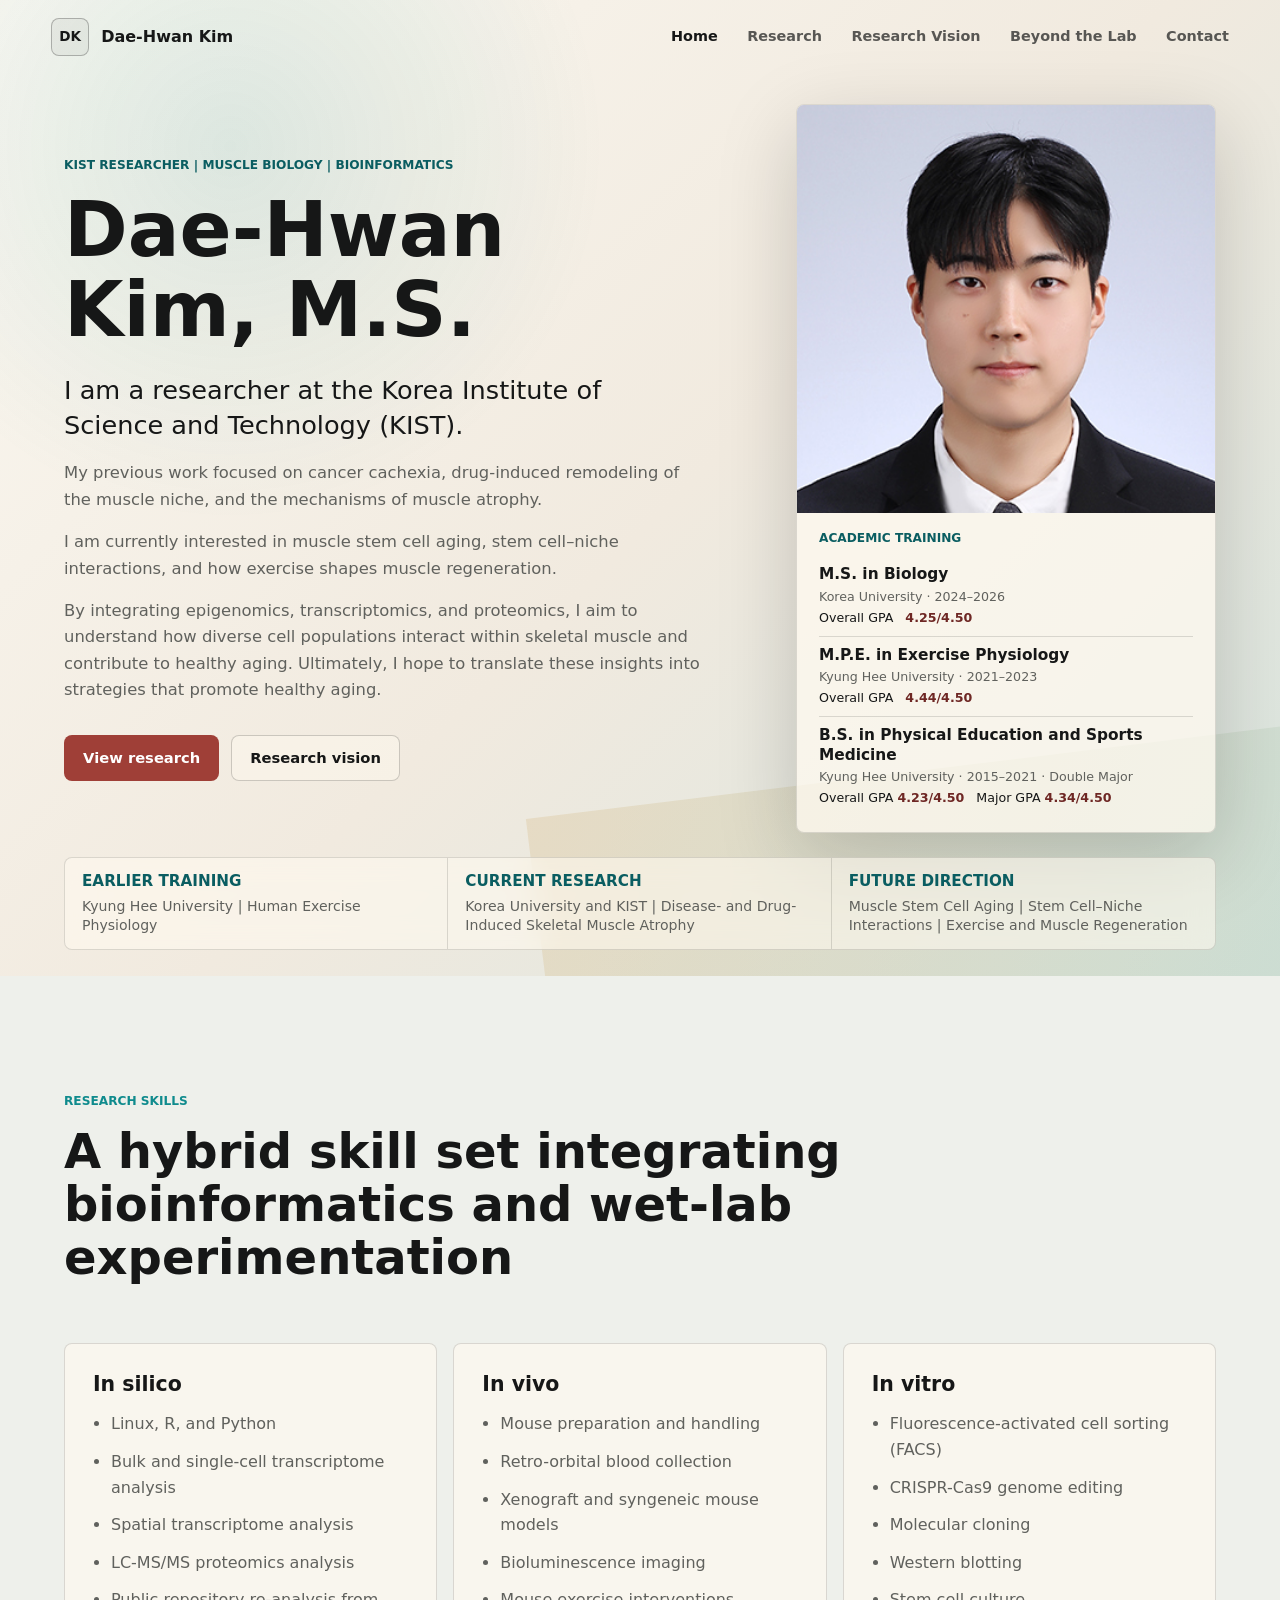
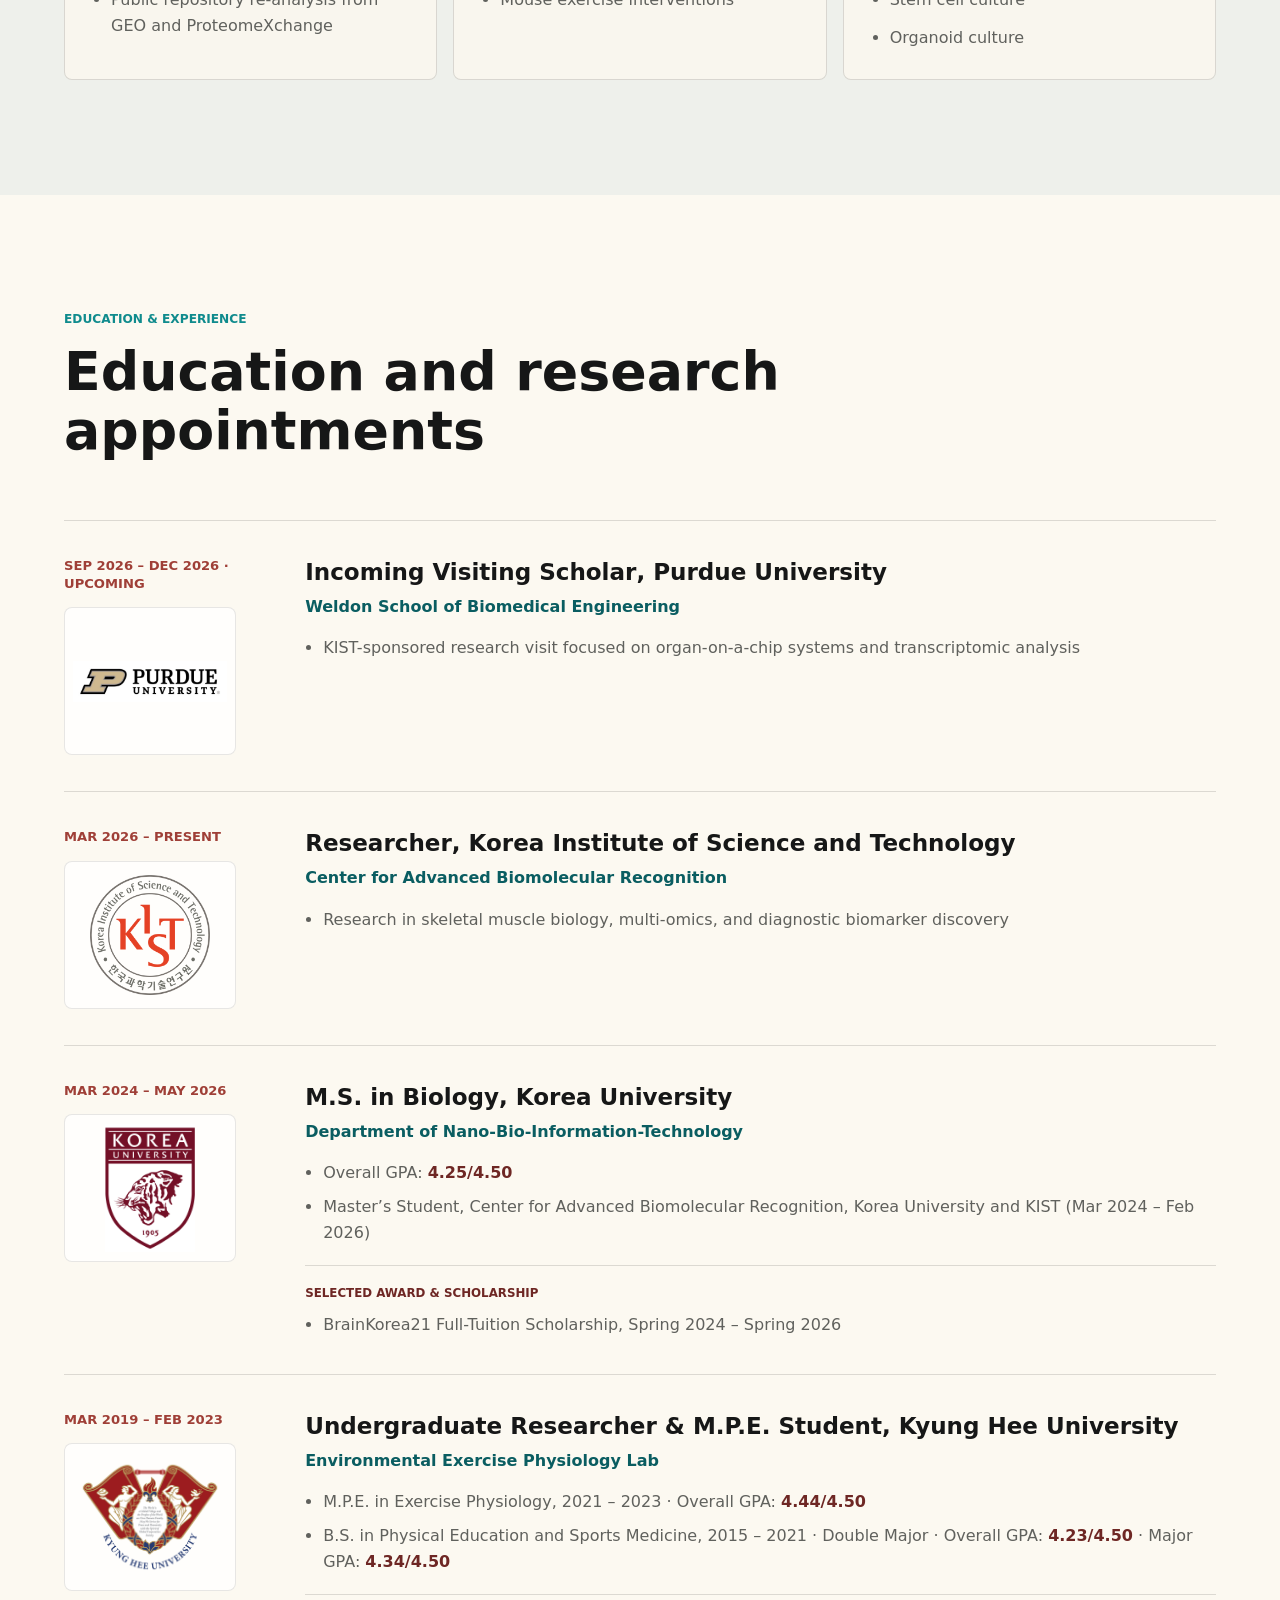
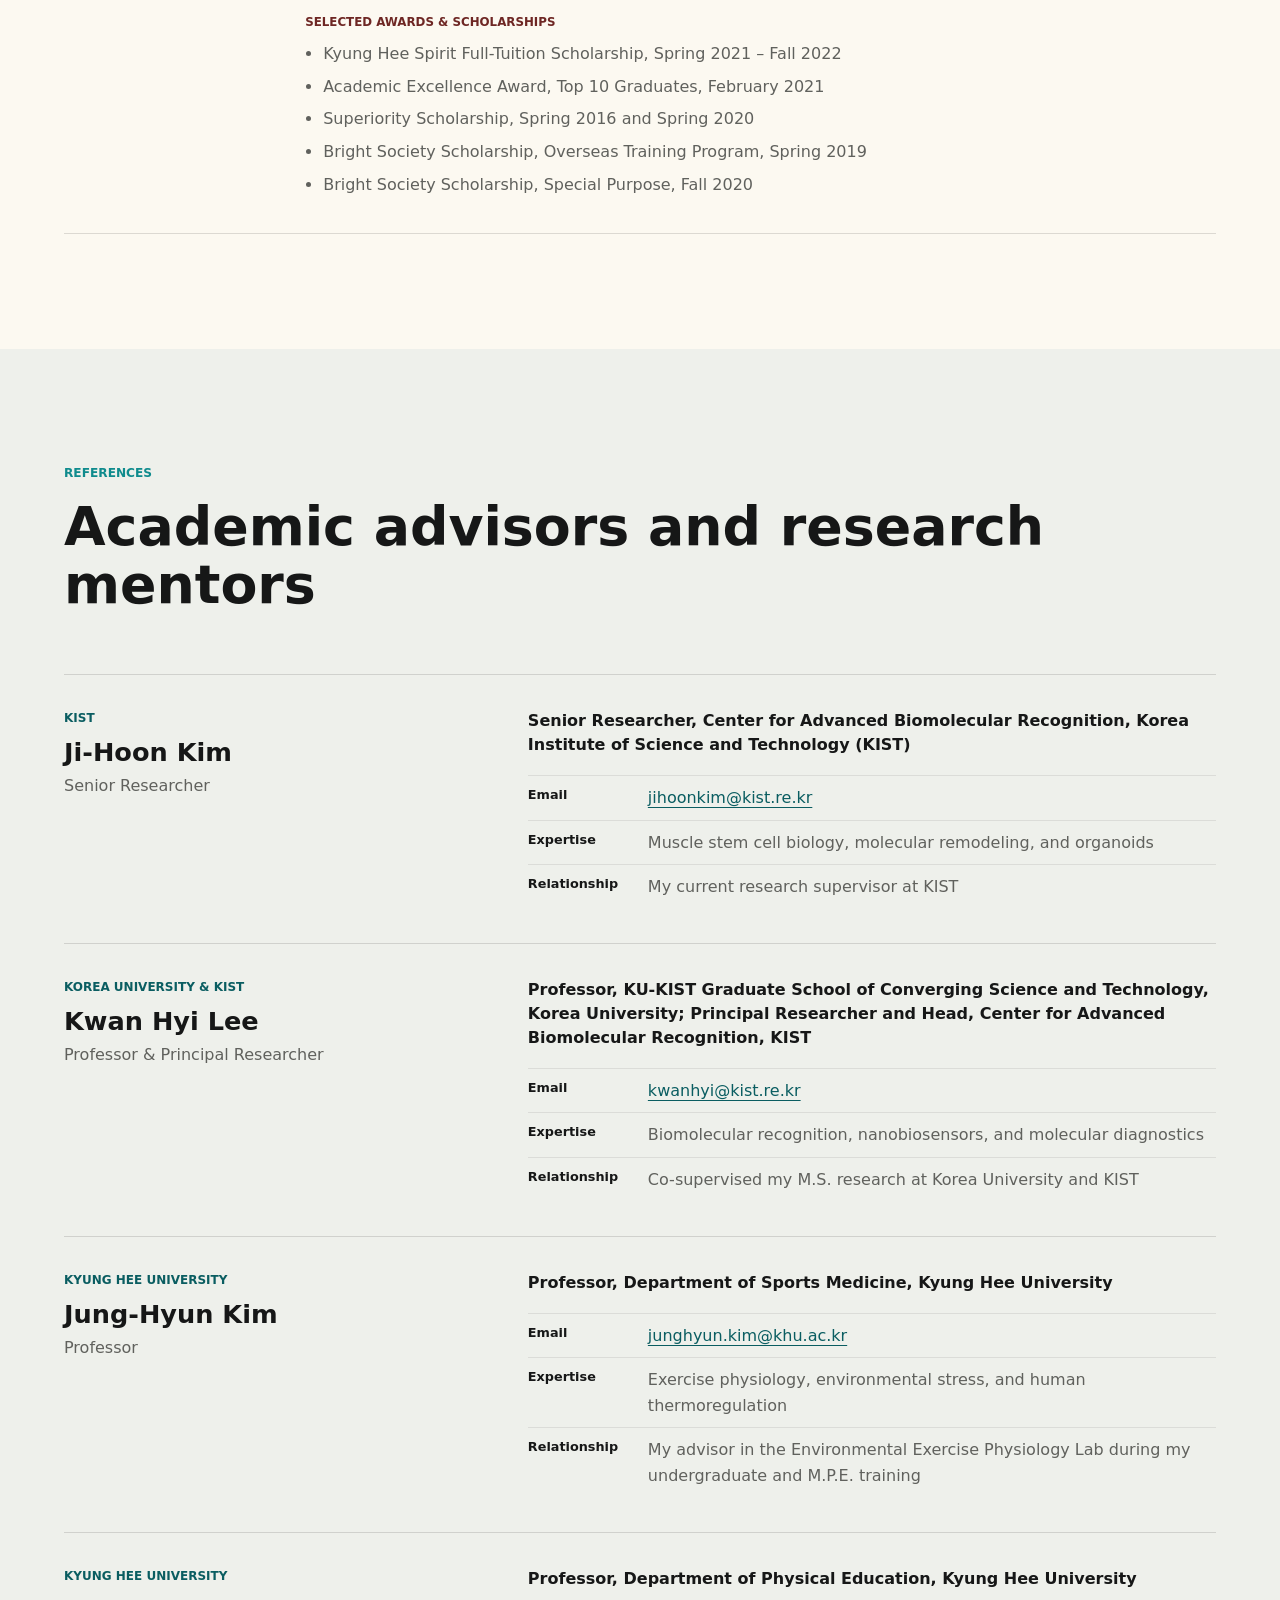
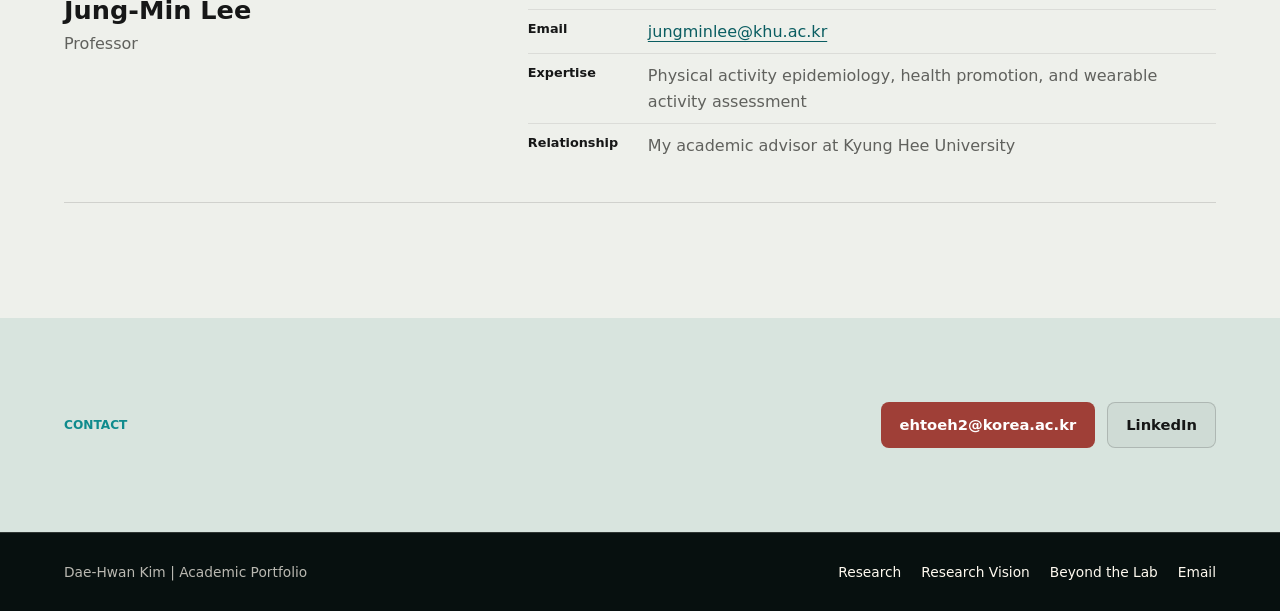
<file: index.html>
<!doctype html>
<html lang="en">
  <head>
    <meta charset="utf-8">
    <meta name="viewport" content="width=device-width, initial-scale=1">
    <title>Dae-Hwan Kim | Academic Profile</title>
    <meta
      name="description"
      content="Academic profile of Dae-Hwan Kim, a KIST researcher working across muscle biology, bioinformatics, exercise physiology, and muscle stem cell aging."
    >
    <link rel="preload" as="image" href="assets/daehwan-kim-portrait.jpg">
    <link rel="stylesheet" href="styles.css?v=20260809-headings2">
  </head>
  <body class="page-home">
    <header class="site-header" data-header>
      <a class="brand" href="./" aria-label="Dae-Hwan Kim home">
        <span class="brand-mark">DK</span>
        <span>Dae-Hwan Kim</span>
      </a>
      <button
        class="nav-toggle"
        type="button"
        aria-expanded="false"
        aria-controls="primary-navigation"
        data-nav-toggle
      >
        <span class="sr-only">Open navigation</span>
        <span aria-hidden="true">&#9776;</span>
      </button>
      <nav id="primary-navigation" class="nav-links" aria-label="Primary navigation" data-nav>
        <a href="./" aria-current="page">Home</a>
        <a href="research/">Research</a>
        <a href="vision/">Research Vision</a>
        <a href="beyond/">Beyond the Lab</a>
        <a href="#contact">Contact</a>
      </nav>
    </header>

    <main id="top">
      <section class="hero" aria-label="Introduction">
        <div class="hero-content">
          <div class="hero-copy">
            <p class="eyebrow">KIST Researcher | Muscle Biology | Bioinformatics</p>
            <h1>Dae-Hwan Kim, M.S.</h1>
            <p class="hero-lead">
              I am a researcher at the Korea Institute of Science and Technology (KIST).
            </p>
            <p class="hero-note">
              My previous work focused on cancer cachexia, drug-induced remodeling of the muscle
              niche, and the mechanisms of muscle atrophy.
            </p>
            <p class="hero-note">
              I am currently interested in muscle stem cell aging, stem cell&ndash;niche
              interactions, and how exercise shapes muscle regeneration.
            </p>
            <p class="hero-note">
              By integrating epigenomics, transcriptomics, and proteomics, I aim to understand how
              diverse cell populations interact within skeletal muscle and contribute to healthy
              aging. Ultimately, I hope to translate these insights into strategies that promote
              healthy aging.
            </p>
            <div class="hero-actions" aria-label="Profile links">
              <a class="button primary" href="research/">View research</a>
              <a class="button secondary" href="vision/">Research vision</a>
            </div>
          </div>

          <aside class="hero-profile-card" aria-label="Academic training summary">
            <figure class="portrait-frame">
              <img src="assets/daehwan-kim-portrait.jpg" alt="Portrait of Dae-Hwan Kim">
            </figure>
            <div class="profile-summary academic-summary">
              <span class="profile-status">Academic training</span>
              <div class="profile-academics">
                <div class="profile-degree">
                  <strong>M.S. in Biology</strong>
                  <span class="profile-school">Korea University &middot; 2024&ndash;2026</span>
                  <span class="profile-gpa">Overall GPA <b>4.25/4.50</b></span>
                </div>
                <div class="profile-degree">
                  <strong>M.P.E. in Exercise Physiology</strong>
                  <span class="profile-school">Kyung Hee University &middot; 2021&ndash;2023</span>
                  <span class="profile-gpa">Overall GPA <b>4.44/4.50</b></span>
                </div>
                <div class="profile-degree">
                  <strong>B.S. in Physical Education and Sports Medicine</strong>
                  <span class="profile-school">
                    Kyung Hee University &middot; 2015&ndash;2021 &middot; Double Major
                  </span>
                  <span class="profile-gpa">
                    <span>Overall GPA <b>4.23/4.50</b></span>
                    <span>Major GPA <b>4.34/4.50</b></span>
                  </span>
                </div>
              </div>
            </div>
          </aside>
        </div>

        <aside class="hero-facts" aria-label="Research trajectory">
          <div>
            <span class="fact-value">Earlier Training</span>
            <span class="fact-label">Kyung Hee University | Human Exercise Physiology</span>
          </div>
          <div>
            <span class="fact-value">Current Research</span>
            <span class="fact-label">
              Korea University and KIST | Disease- and Drug-Induced Skeletal Muscle Atrophy
            </span>
          </div>
          <div>
            <span class="fact-value">Future Direction</span>
            <span class="fact-label">
              Muscle Stem Cell Aging | Stem Cell&ndash;Niche Interactions | Exercise and Muscle
              Regeneration
            </span>
          </div>
        </aside>
      </section>

      <section id="methods" class="section home-toolkit-section" aria-labelledby="methods-heading">
        <div class="section-heading">
          <p class="eyebrow">Research Skills</p>
          <h2 id="methods-heading">
            <span class="desktop-title-line">A hybrid skill set integrating</span>
            <span class="desktop-title-line">bioinformatics and wet-lab experimentation</span>
          </h2>
        </div>

        <div class="toolkit-grid">
          <article class="tool-card">
            <h3>In silico</h3>
            <ul>
              <li>Linux, R, and Python</li>
              <li>Bulk and single-cell transcriptome analysis</li>
              <li>Spatial transcriptome analysis</li>
              <li>LC-MS/MS proteomics analysis</li>
              <li>Public repository re-analysis from GEO and ProteomeXchange</li>
            </ul>
          </article>

          <article class="tool-card">
            <h3>In vivo</h3>
            <ul>
              <li>Mouse preparation and handling</li>
              <li>Retro-orbital blood collection</li>
              <li>Xenograft and syngeneic mouse models</li>
              <li>Bioluminescence imaging</li>
              <li>Mouse exercise interventions</li>
            </ul>
          </article>

          <article class="tool-card">
            <h3>In vitro</h3>
            <ul>
              <li>Fluorescence-activated cell sorting (FACS)</li>
              <li>CRISPR-Cas9 genome editing</li>
              <li>Molecular cloning</li>
              <li>Western blotting</li>
              <li>Stem cell culture</li>
              <li>Organoid culture</li>
            </ul>
          </article>
        </div>
      </section>

      <section class="section education-section" aria-labelledby="training-heading">
        <div class="section-heading">
          <p class="eyebrow">Education &amp; Experience</p>
          <h2 id="training-heading">Education and research appointments</h2>
        </div>

        <div class="appointment-list">
          <article class="appointment-item">
            <time class="appointment-period">Sep 2026 &ndash; Dec 2026 &middot; Upcoming</time>
            <div class="appointment-logo logo-purdue">
              <img src="assets/logo-purdue.jpg" alt="Purdue University logo">
            </div>
            <div class="appointment-details">
              <h3><strong>Incoming Visiting Scholar</strong>, Purdue University</h3>
              <p class="appointment-unit">Weldon School of Biomedical Engineering</p>
              <ul class="appointment-notes">
                <li>
                  KIST-sponsored research visit focused on organ-on-a-chip systems and
                  transcriptomic analysis
                </li>
              </ul>
            </div>
          </article>

          <article class="appointment-item">
            <time class="appointment-period">Mar 2026 &ndash; Present</time>
            <div class="appointment-logo logo-kist">
              <img src="assets/logo-kist.png" alt="KIST logo">
            </div>
            <div class="appointment-details">
              <h3><strong>Researcher</strong>, Korea Institute of Science and Technology</h3>
              <p class="appointment-unit">Center for Advanced Biomolecular Recognition</p>
              <ul class="appointment-notes">
                <li>
                  Research in skeletal muscle biology, multi-omics, and diagnostic biomarker
                  discovery
                </li>
              </ul>
            </div>
          </article>

          <article class="appointment-item">
            <time class="appointment-period">Mar 2024 &ndash; May 2026</time>
            <div class="appointment-logo logo-korea">
              <img src="assets/logo-korea-university.png" alt="Korea University logo">
            </div>
            <div class="appointment-details">
              <h3><strong>M.S. in Biology</strong>, Korea University</h3>
              <p class="appointment-unit">Department of Nano-Bio-Information-Technology</p>
              <ul class="appointment-notes">
                <li>Overall GPA: <strong>4.25/4.50</strong></li>
                <li>
                  Master&rsquo;s Student, Center for Advanced Biomolecular Recognition, Korea
                  University and KIST (Mar 2024 &ndash; Feb 2026)
                </li>
              </ul>
              <div class="appointment-awards">
                <span>Selected award &amp; scholarship</span>
                <ul>
                  <li>BrainKorea21 Full-Tuition Scholarship, Spring 2024 &ndash; Spring 2026</li>
                </ul>
              </div>
            </div>
          </article>

          <article class="appointment-item">
            <time class="appointment-period">Mar 2019 &ndash; Feb 2023</time>
            <div class="appointment-logo logo-kyunghee">
              <img src="assets/logo-kyung-hee.png" alt="Kyung Hee University logo">
            </div>
            <div class="appointment-details">
              <h3><strong>Undergraduate Researcher &amp; M.P.E. Student</strong>, Kyung Hee University</h3>
              <p class="appointment-unit">Environmental Exercise Physiology Lab</p>
              <ul class="appointment-notes">
                <li>
                  M.P.E. in Exercise Physiology, 2021 &ndash; 2023 &middot; Overall GPA:
                  <strong>4.44/4.50</strong>
                </li>
                <li>
                  B.S. in Physical Education and Sports Medicine, 2015 &ndash; 2021 &middot; Double
                  Major &middot; Overall GPA: <strong>4.23/4.50</strong> &middot; Major GPA:
                  <strong>4.34/4.50</strong>
                </li>
              </ul>
              <div class="appointment-awards">
                <span>Selected awards &amp; scholarships</span>
                <ul>
                  <li>Kyung Hee Spirit Full-Tuition Scholarship, Spring 2021 &ndash; Fall 2022</li>
                  <li>Academic Excellence Award, Top 10 Graduates, February 2021</li>
                  <li>Superiority Scholarship, Spring 2016 and Spring 2020</li>
                  <li>Bright Society Scholarship, Overseas Training Program, Spring 2019</li>
                  <li>Bright Society Scholarship, Special Purpose, Fall 2020</li>
                </ul>
              </div>
            </div>
          </article>
        </div>
      </section>

      <section id="references" class="section references-section" aria-labelledby="references-heading">
        <div class="section-heading">
          <p class="eyebrow">References</p>
          <h2 id="references-heading">Academic advisors and research mentors</h2>
        </div>

        <div class="reference-list">
          <article class="reference-item">
            <div class="reference-identity">
              <span class="reference-affiliation">KIST</span>
              <h3>Ji-Hoon Kim</h3>
              <p>Senior Researcher</p>
            </div>
            <div class="reference-details">
              <p class="reference-role">
                Senior Researcher, Center for Advanced Biomolecular Recognition, Korea Institute
                of Science and Technology (KIST)
              </p>
              <dl>
                <div>
                  <dt>Email</dt>
                  <dd><a href="mailto:jihoonkim@kist.re.kr">jihoonkim@kist.re.kr</a></dd>
                </div>
                <div>
                  <dt>Expertise</dt>
                  <dd>Muscle stem cell biology, molecular remodeling, and organoids</dd>
                </div>
                <div>
                  <dt>Relationship</dt>
                  <dd>My current research supervisor at KIST</dd>
                </div>
              </dl>
            </div>
          </article>

          <article class="reference-item">
            <div class="reference-identity">
              <span class="reference-affiliation">Korea University &amp; KIST</span>
              <h3>Kwan Hyi Lee</h3>
              <p>Professor &amp; Principal Researcher</p>
            </div>
            <div class="reference-details">
              <p class="reference-role">
                Professor, KU-KIST Graduate School of Converging Science and Technology, Korea
                University; Principal Researcher and Head, Center for Advanced Biomolecular
                Recognition, KIST
              </p>
              <dl>
                <div>
                  <dt>Email</dt>
                  <dd><a href="mailto:kwanhyi@kist.re.kr">kwanhyi@kist.re.kr</a></dd>
                </div>
                <div>
                  <dt>Expertise</dt>
                  <dd>Biomolecular recognition, nanobiosensors, and molecular diagnostics</dd>
                </div>
                <div>
                  <dt>Relationship</dt>
                  <dd>Co-supervised my M.S. research at Korea University and KIST</dd>
                </div>
              </dl>
            </div>
          </article>

          <article class="reference-item">
            <div class="reference-identity">
              <span class="reference-affiliation">Kyung Hee University</span>
              <h3>Jung-Hyun Kim</h3>
              <p>Professor</p>
            </div>
            <div class="reference-details">
              <p class="reference-role">
                Professor, Department of Sports Medicine, Kyung Hee University
              </p>
              <dl>
                <div>
                  <dt>Email</dt>
                  <dd><a href="mailto:junghyun.kim@khu.ac.kr">junghyun.kim@khu.ac.kr</a></dd>
                </div>
                <div>
                  <dt>Expertise</dt>
                  <dd>Exercise physiology, environmental stress, and human thermoregulation</dd>
                </div>
                <div>
                  <dt>Relationship</dt>
                  <dd>
                    My advisor in the Environmental Exercise Physiology Lab during my
                    undergraduate and M.P.E. training
                  </dd>
                </div>
              </dl>
            </div>
          </article>

          <article class="reference-item">
            <div class="reference-identity">
              <span class="reference-affiliation">Kyung Hee University</span>
              <h3>Jung-Min Lee</h3>
              <p>Professor</p>
            </div>
            <div class="reference-details">
              <p class="reference-role">
                Professor, Department of Physical Education, Kyung Hee University
              </p>
              <dl>
                <div>
                  <dt>Email</dt>
                  <dd><a href="mailto:jungminlee@khu.ac.kr">jungminlee@khu.ac.kr</a></dd>
                </div>
                <div>
                  <dt>Expertise</dt>
                  <dd>
                    Physical activity epidemiology, health promotion, and wearable activity
                    assessment
                  </dd>
                </div>
                <div>
                  <dt>Relationship</dt>
                  <dd>My academic advisor at Kyung Hee University</dd>
                </div>
              </dl>
            </div>
          </article>
        </div>
      </section>

      <section id="contact" class="section contact-section" aria-labelledby="contact-heading">
        <div class="contact-content">
          <h2 id="contact-heading" class="eyebrow">Contact</h2>
          <div class="contact-actions">
            <button
              class="button primary"
              type="button"
              data-copy-email
              data-email="ehtoeh2@korea.ac.kr"
            >ehtoeh2@korea.ac.kr</button>
            <a
              class="button secondary"
              href="https://www.linkedin.com/in/daehwan-kim-16bbaa36a/"
              target="_blank"
              rel="noreferrer"
            >LinkedIn</a>
          </div>
        </div>
      </section>
    </main>

    <footer class="site-footer">
      <span>Dae-Hwan Kim | Academic Portfolio</span>
      <nav aria-label="Footer navigation">
        <a href="research/">Research</a>
        <a href="vision/">Research Vision</a>
        <a href="beyond/">Beyond the Lab</a>
        <a href="mailto:ehtoeh2@korea.ac.kr">Email</a>
      </nav>
    </footer>

    <script src="script.js?v=20260804-contact2"></script>
  </body>
</html>
</file>
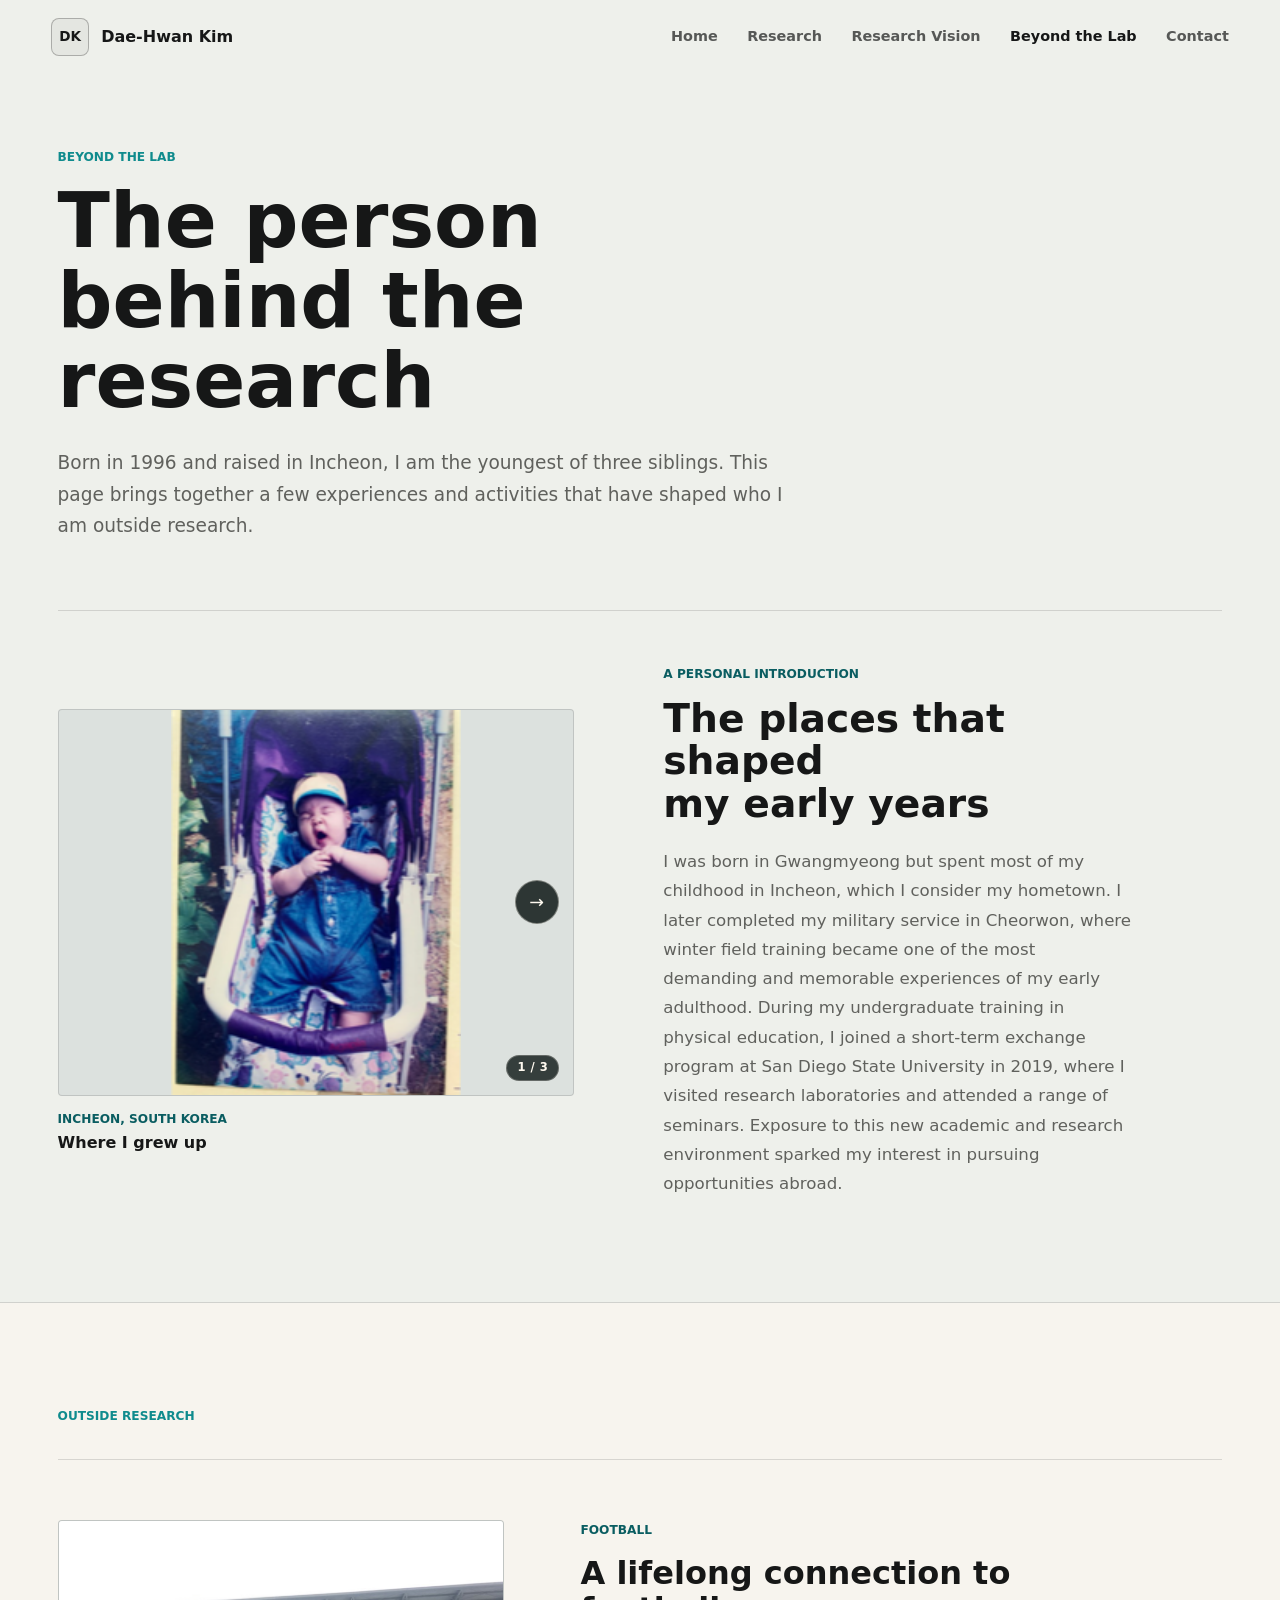
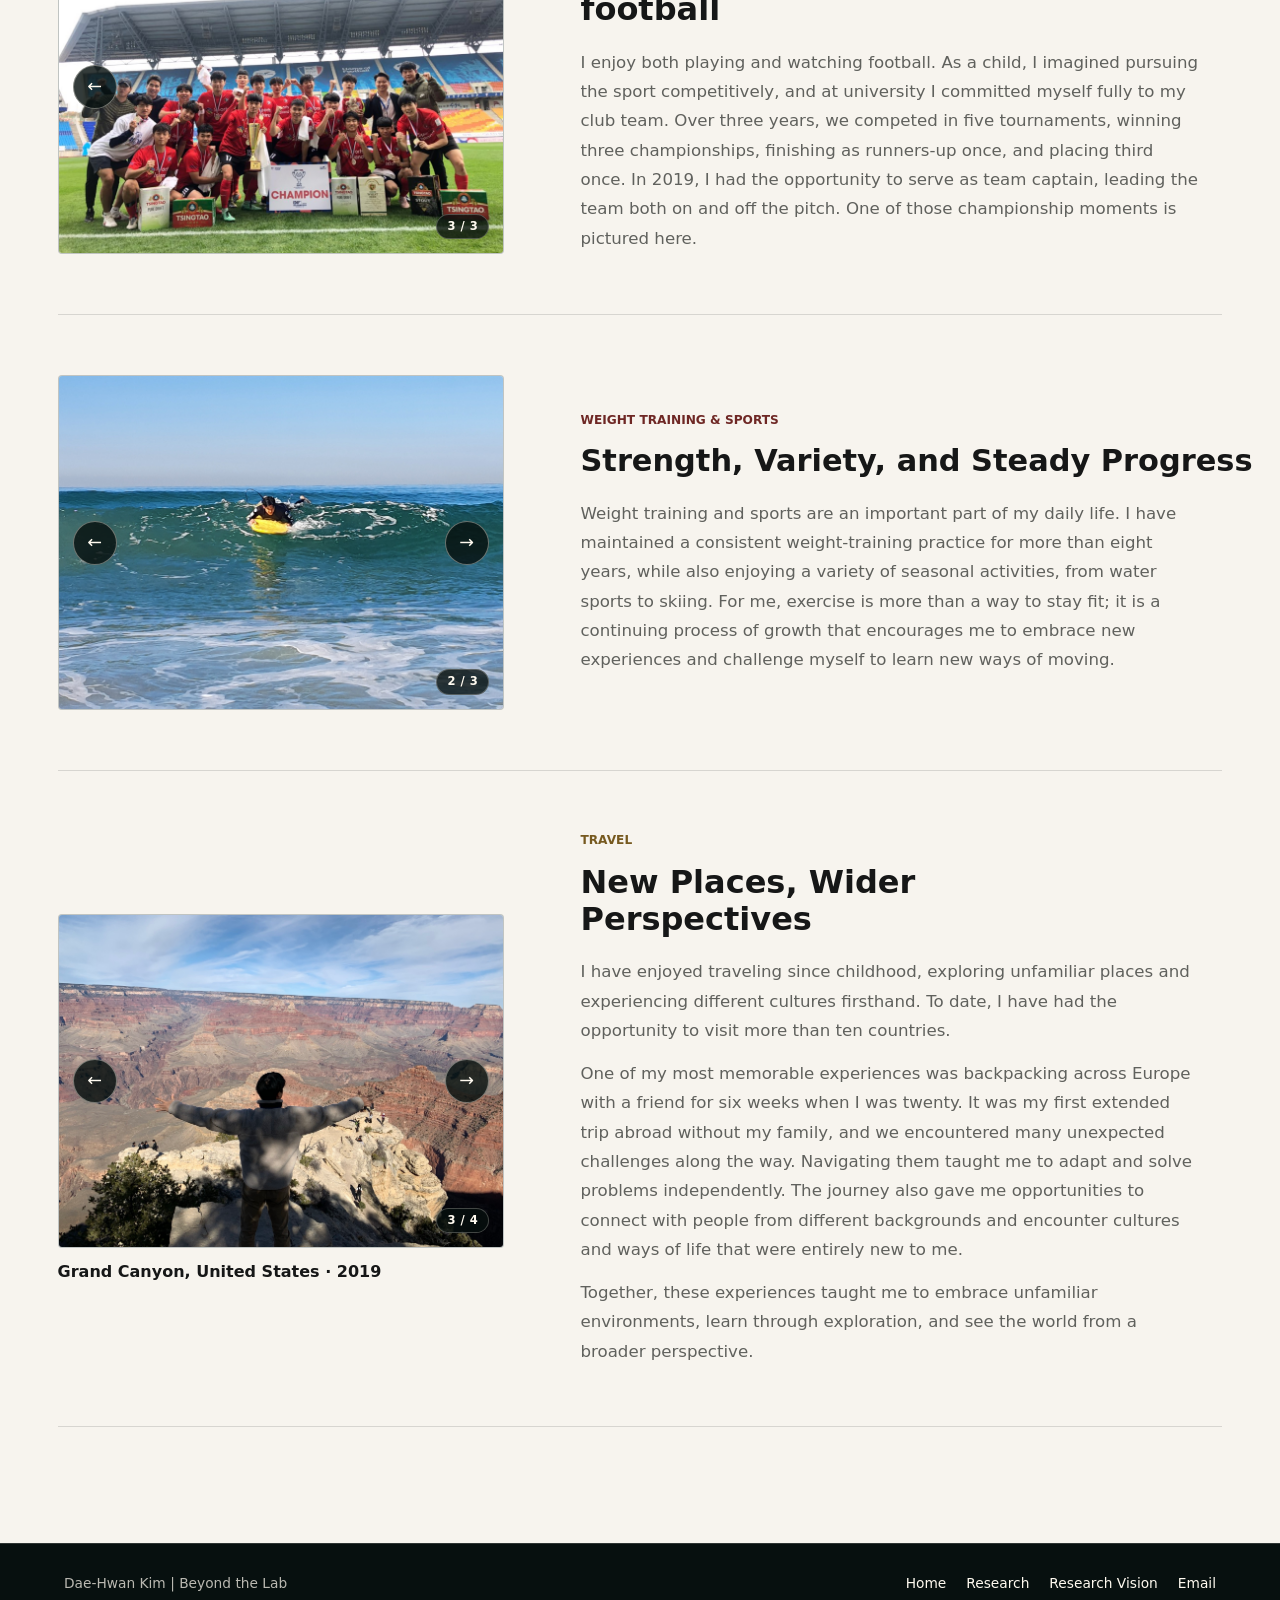
<file: beyond/index.html>
<!doctype html>
<html lang="en">
  <head>
    <meta charset="utf-8">
    <meta name="viewport" content="width=device-width, initial-scale=1">
    <title>Beyond the Lab | Dae-Hwan Kim</title>
    <meta
      name="description"
      content="A personal introduction to Dae-Hwan Kim through football, weight training, travel, and formative life experiences."
    >
    <link rel="stylesheet" href="../styles.css?v=20260816-beyond-travel-copy1">
  </head>
  <body class="page-beyond">
    <header class="site-header" data-header>
      <a class="brand" href="../" aria-label="Dae-Hwan Kim home">
        <span class="brand-mark">DK</span>
        <span>Dae-Hwan Kim</span>
      </a>
      <button
        class="nav-toggle"
        type="button"
        aria-expanded="false"
        aria-controls="primary-navigation"
        data-nav-toggle
      >
        <span class="sr-only">Open navigation</span>
        <span aria-hidden="true">&#9776;</span>
      </button>
      <nav id="primary-navigation" class="nav-links" aria-label="Primary navigation" data-nav>
        <a href="../">Home</a>
        <a href="../research/">Research</a>
        <a href="../vision/">Research Vision</a>
        <a href="../beyond/" aria-current="page">Beyond the Lab</a>
        <a href="../#contact">Contact</a>
      </nav>
    </header>

    <main id="top">
      <section class="beyond-intro" aria-labelledby="beyond-page-title">
        <div class="beyond-inner">
          <header class="beyond-page-heading">
            <p class="eyebrow">Beyond the Lab</p>
            <h1 id="beyond-page-title">The person behind the research</h1>
            <p>
              Born in 1996 and raised in Incheon, I am the youngest of three siblings. This page
              brings together a few experiences and activities that have shaped who I am outside
              research.
            </p>
          </header>

          <div class="beyond-origin">
            <figure
              class="image-carousel beyond-origin-carousel"
              data-carousel
              tabindex="0"
              aria-label="Personal history photographs"
            >
              <div class="carousel-viewport">
                <div
                  class="carousel-slide carousel-slide--contain is-active"
                  data-carousel-slide
                  data-kicker="Incheon, South Korea"
                  data-caption="Where I grew up"
                  aria-hidden="false"
                >
                  <img
                    src="../assets/beyond-childhood.png"
                    alt="Dae-Hwan Kim as a child sitting in a stroller"
                  >
                </div>
                <div
                  class="carousel-slide"
                  data-carousel-slide
                  data-kicker="Cheorwon, South Korea"
                  data-caption="Extreme-cold-weather field training"
                  aria-hidden="true"
                >
                  <img
                    src="../assets/beyond-military-winter-training.jpg"
                    alt="Dae-Hwan Kim during extreme-cold-weather military field training in Cheorwon"
                  >
                </div>
                <div
                  class="carousel-slide"
                  data-carousel-slide
                  data-kicker="San Diego, California · 2019"
                  data-caption="Short-term exchange program at SDSU"
                  aria-hidden="true"
                >
                  <img
                    src="../assets/beyond-sdsu-exchange-2019.jpg"
                    alt="Dae-Hwan Kim with participants in a 2019 short-term exchange program at San Diego State University"
                  >
                </div>
                <button
                  class="carousel-control carousel-control--previous"
                  type="button"
                  data-carousel-previous
                  aria-label="Previous photograph"
                >
                  <span aria-hidden="true">&#8592;</span>
                </button>
                <button
                  class="carousel-control carousel-control--next"
                  type="button"
                  data-carousel-next
                  aria-label="Next photograph"
                >
                  <span aria-hidden="true">&#8594;</span>
                </button>
                <div class="carousel-status" aria-live="polite">
                  <span data-carousel-current>1</span>
                  <span aria-hidden="true">/</span>
                  <span data-carousel-total>3</span>
                </div>
              </div>
              <figcaption class="carousel-caption" aria-live="polite">
                <span data-carousel-kicker>Incheon, South Korea</span>
                <strong data-carousel-caption>Where I grew up</strong>
              </figcaption>
            </figure>

            <div class="beyond-origin-copy">
              <p class="beyond-label">A Personal Introduction</p>
              <h2>The places that shaped<br>my early years</h2>
              <p>
                I was born in Gwangmyeong but spent most of my childhood in Incheon, which I
                consider my hometown. I later completed my military service in Cheorwon, where
                winter field training became one of the most demanding and memorable experiences
                of my early adulthood. During my undergraduate training in physical education, I
                joined a short-term exchange program at San Diego State University in 2019, where I
                visited research laboratories and attended a range of seminars. Exposure to this new
                academic and research environment sparked my interest in pursuing opportunities abroad.
              </p>
            </div>
          </div>
        </div>
      </section>

      <section class="beyond-pursuits" aria-labelledby="beyond-pursuits-title">
        <div class="beyond-inner">
          <header class="beyond-section-heading beyond-section-heading--compact">
            <p class="eyebrow" id="beyond-pursuits-title">Outside Research</p>
          </header>

          <div class="beyond-list">
            <article class="beyond-item beyond-item--football">
              <figure
                class="image-carousel beyond-item-visual"
                data-carousel
                tabindex="0"
                aria-label="Football photographs"
              >
                <div class="carousel-viewport">
                  <div class="carousel-slide" data-carousel-slide aria-hidden="true">
                    <img
                      src="../assets/beyond-football-childhood.jpg"
                      alt="Dae-Hwan Kim as a child holding a football"
                      loading="lazy"
                    >
                  </div>
                  <div
                    class="carousel-slide carousel-slide--focus-bottom"
                    data-carousel-slide
                    aria-hidden="true"
                  >
                    <img
                      src="../assets/beyond-football-gufa-2019.jpg"
                      alt="Dae-Hwan Kim and teammates after winning a 2019 GUFA Championship tournament"
                      loading="lazy"
                    >
                  </div>
                  <div class="carousel-slide is-active" data-carousel-slide aria-hidden="false">
                    <img
                      src="../assets/beyond-football-championship.jpg"
                      alt="Dae-Hwan Kim and his university football club celebrating a tournament championship"
                      loading="lazy"
                    >
                  </div>
                  <button
                    class="carousel-control carousel-control--previous"
                    type="button"
                    data-carousel-previous
                    aria-label="Previous football photograph"
                  >
                    <span aria-hidden="true">&#8592;</span>
                  </button>
                  <button
                    class="carousel-control carousel-control--next"
                    type="button"
                    data-carousel-next
                    aria-label="Next football photograph"
                  >
                    <span aria-hidden="true">&#8594;</span>
                  </button>
                  <div class="carousel-status" aria-live="polite">
                    <span data-carousel-current>3</span>
                    <span aria-hidden="true">/</span>
                    <span data-carousel-total>3</span>
                  </div>
                </div>
              </figure>
              <div class="beyond-item-content">
                <p class="beyond-label">Football</p>
                <h3>A lifelong connection to football</h3>
                <p>
                  I enjoy both playing and watching football. As a child, I imagined pursuing the
                  sport competitively, and at university I committed myself fully to my club team.
                  Over three years, we competed in five tournaments, winning three championships,
                  finishing as runners-up once, and placing third once. In 2019, I had the
                  opportunity to serve as team captain, leading the team both on and off the pitch.
                  One of those championship moments is pictured here.
                </p>
              </div>
            </article>

            <article class="beyond-item beyond-item--training">
              <figure
                class="image-carousel beyond-item-visual"
                data-carousel
                tabindex="0"
                aria-label="Weight training and sports photographs"
              >
                <div class="carousel-viewport">
                  <div
                    class="carousel-slide carousel-slide--portrait-zoom"
                    data-carousel-slide
                    aria-hidden="true"
                  >
                    <img
                      src="../assets/beyond-weight-training.png"
                      alt="Dae-Hwan Kim performing a barbell deadlift during weight training"
                      loading="lazy"
                    >
                  </div>
                  <div class="carousel-slide is-active" data-carousel-slide aria-hidden="false">
                    <img
                      src="../assets/beyond-sport-bodyboarding.jpg"
                      alt="Dae-Hwan Kim bodyboarding in the ocean"
                      loading="lazy"
                    >
                  </div>
                  <div
                    class="carousel-slide carousel-slide--portrait-zoom"
                    data-carousel-slide
                    aria-hidden="true"
                  >
                    <img
                      src="../assets/beyond-sport-skiing.jpg"
                      alt="Dae-Hwan Kim skiing at night"
                      loading="lazy"
                    >
                  </div>
                  <button
                    class="carousel-control carousel-control--previous"
                    type="button"
                    data-carousel-previous
                    aria-label="Previous sports photograph"
                  >
                    <span aria-hidden="true">&#8592;</span>
                  </button>
                  <button
                    class="carousel-control carousel-control--next"
                    type="button"
                    data-carousel-next
                    aria-label="Next sports photograph"
                  >
                    <span aria-hidden="true">&#8594;</span>
                  </button>
                  <div class="carousel-status" aria-live="polite">
                    <span data-carousel-current>2</span>
                    <span aria-hidden="true">/</span>
                    <span data-carousel-total>3</span>
                  </div>
                </div>
              </figure>
              <div class="beyond-item-content">
                <p class="beyond-label">Weight Training &amp; Sports</p>
                <h3 class="beyond-item-title--single-line">Strength, Variety, and Steady Progress</h3>
                <p>
                  Weight training and sports are an important part of my daily life. I have
                  maintained a consistent weight-training practice for more than eight years, while
                  also enjoying a variety of seasonal activities, from water sports to skiing. For
                  me, exercise is more than a way to stay fit; it is a continuing process of growth
                  that encourages me to embrace new experiences and challenge myself to learn new
                  ways of moving.
                </p>
              </div>
            </article>

            <article class="beyond-item beyond-item--travel">
              <figure
                class="image-carousel beyond-item-visual"
                data-carousel
                tabindex="0"
                aria-label="Travel photographs"
              >
                <div class="carousel-viewport">
                  <div
                    class="carousel-slide"
                    data-carousel-slide
                    data-caption="Pisa, Italy · 2002"
                    aria-hidden="true"
                  >
                    <img
                      src="../assets/beyond-travel-pisa.jpg"
                      alt="Dae-Hwan Kim as a child visiting the Leaning Tower of Pisa"
                      loading="lazy"
                    >
                  </div>
                  <div
                    class="carousel-slide"
                    data-carousel-slide
                    data-caption="Swiss Alps, Switzerland · 2016"
                    aria-hidden="true"
                  >
                    <img
                      src="../assets/beyond-travel-alps.jpg"
                      alt="Dae-Hwan Kim traveling in the Alps"
                      loading="lazy"
                    >
                  </div>
                  <div
                    class="carousel-slide is-active"
                    data-carousel-slide
                    data-caption="Grand Canyon, United States · 2019"
                    aria-hidden="false"
                  >
                    <img
                      src="../assets/beyond-travel-grand-canyon.jpg"
                      alt="Dae-Hwan Kim overlooking the Grand Canyon"
                      loading="lazy"
                    >
                  </div>
                  <div
                    class="carousel-slide carousel-slide--portrait-zoom"
                    data-carousel-slide
                    data-caption="New York City, United States · 2023"
                    aria-hidden="true"
                  >
                    <img
                      src="../assets/beyond-travel-times-square.jpg"
                      alt="Dae-Hwan Kim standing in Times Square in New York City"
                      loading="lazy"
                    >
                  </div>
                  <button
                    class="carousel-control carousel-control--previous"
                    type="button"
                    data-carousel-previous
                    aria-label="Previous travel photograph"
                  >
                    <span aria-hidden="true">&#8592;</span>
                  </button>
                  <button
                    class="carousel-control carousel-control--next"
                    type="button"
                    data-carousel-next
                    aria-label="Next travel photograph"
                  >
                    <span aria-hidden="true">&#8594;</span>
                  </button>
                  <div class="carousel-status" aria-live="polite">
                    <span data-carousel-current>3</span>
                    <span aria-hidden="true">/</span>
                    <span data-carousel-total>4</span>
                  </div>
                </div>
                <figcaption class="carousel-caption" aria-live="polite">
                  <strong data-carousel-caption>Grand Canyon, United States · 2019</strong>
                </figcaption>
              </figure>
              <div class="beyond-item-content">
                <p class="beyond-label">Travel</p>
                <h3>New Places, Wider Perspectives</h3>
                <div class="beyond-prose">
                  <p>
                    I have enjoyed traveling since childhood, exploring unfamiliar places and
                    experiencing different cultures firsthand. To date, I have had the opportunity
                    to visit more than ten countries.
                  </p>
                  <p>
                    One of my most memorable experiences was backpacking across Europe with a friend
                    for six weeks when I was twenty. It was my first extended trip abroad without my
                    family, and we encountered many unexpected challenges along the way. Navigating
                    them taught me to adapt and solve problems independently. The journey also gave
                    me opportunities to connect with people from different backgrounds and encounter
                    cultures and ways of life that were entirely new to me.
                  </p>
                  <p>
                    Together, these experiences taught me to embrace unfamiliar environments, learn
                    through exploration, and see the world from a broader perspective.
                  </p>
                </div>
              </div>
            </article>
          </div>
        </div>
      </section>
    </main>

    <footer class="site-footer">
      <span>Dae-Hwan Kim | Beyond the Lab</span>
      <nav aria-label="Footer navigation">
        <a href="../">Home</a>
        <a href="../research/">Research</a>
        <a href="../vision/">Research Vision</a>
        <a href="mailto:ehtoeh2@korea.ac.kr">Email</a>
      </nav>
    </footer>

    <script src="../script.js?v=20260811-carousel-panels1"></script>
  </body>
</html>
</file>
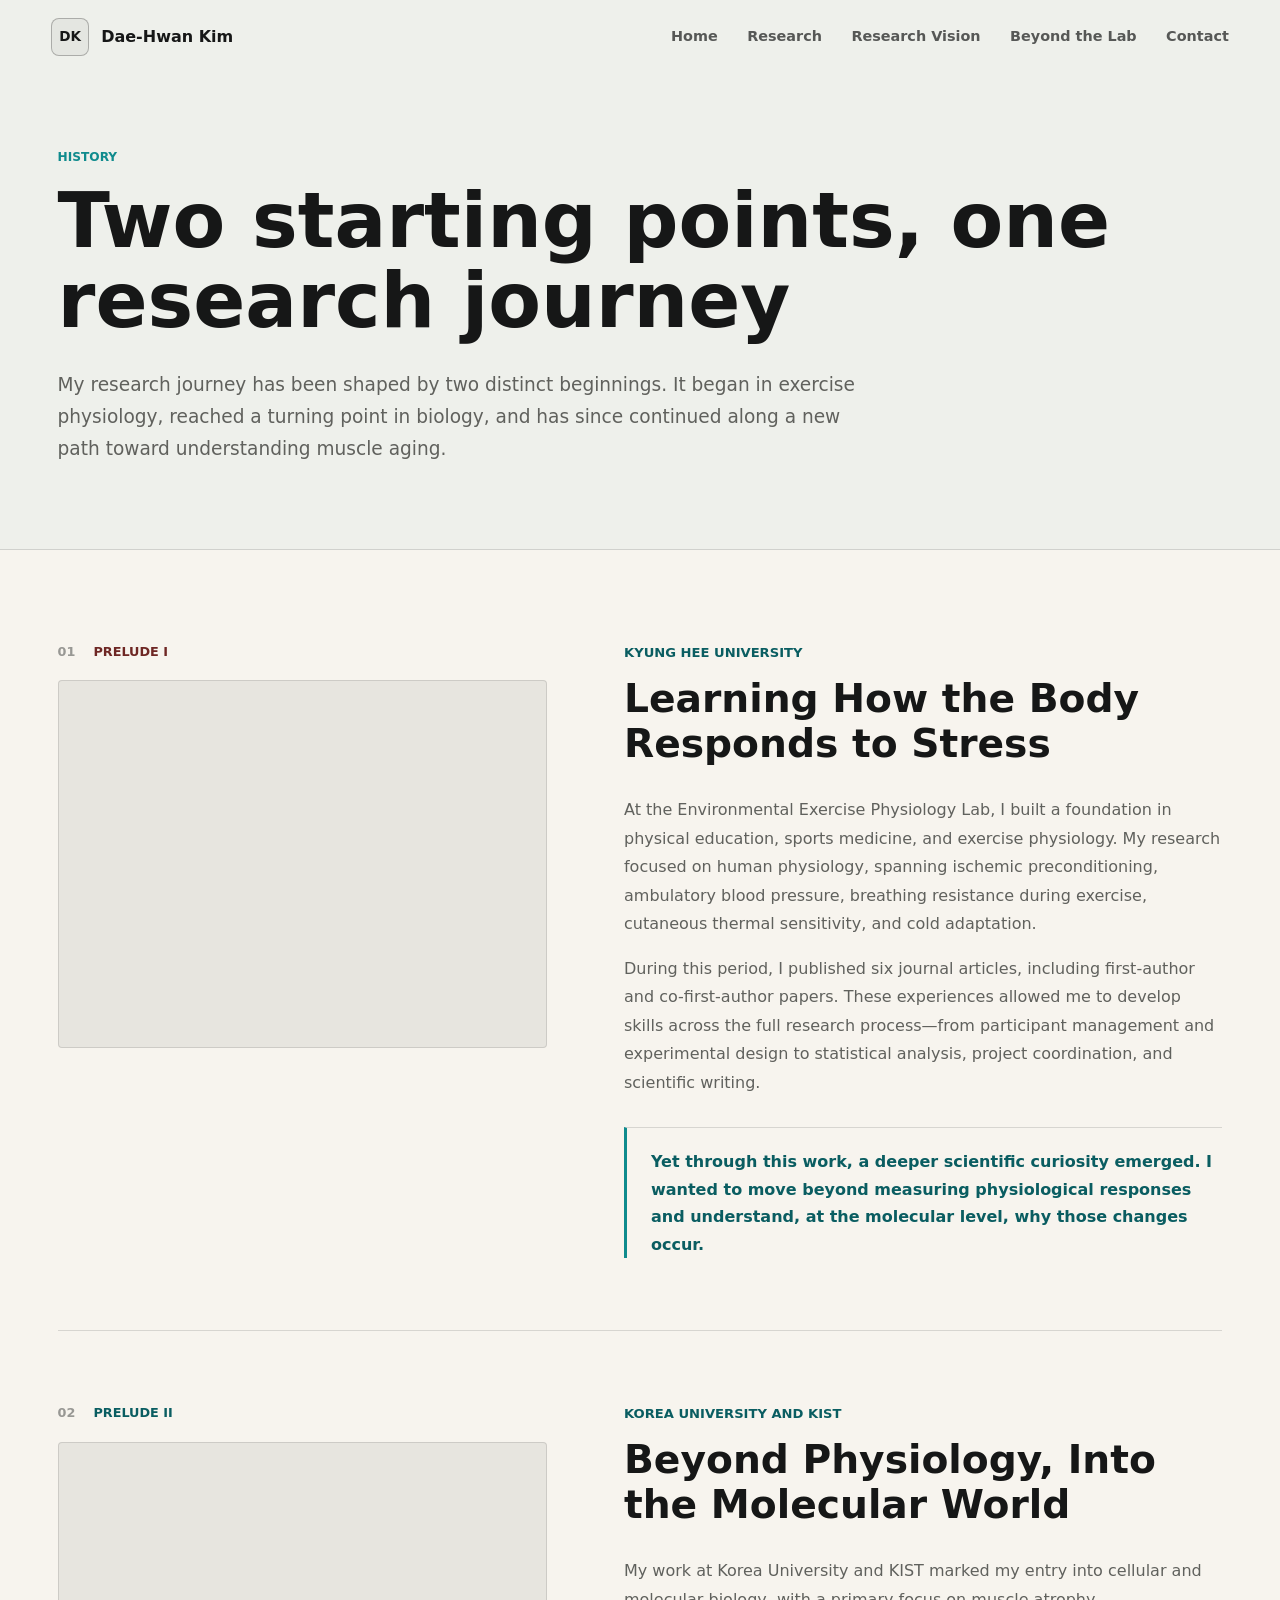
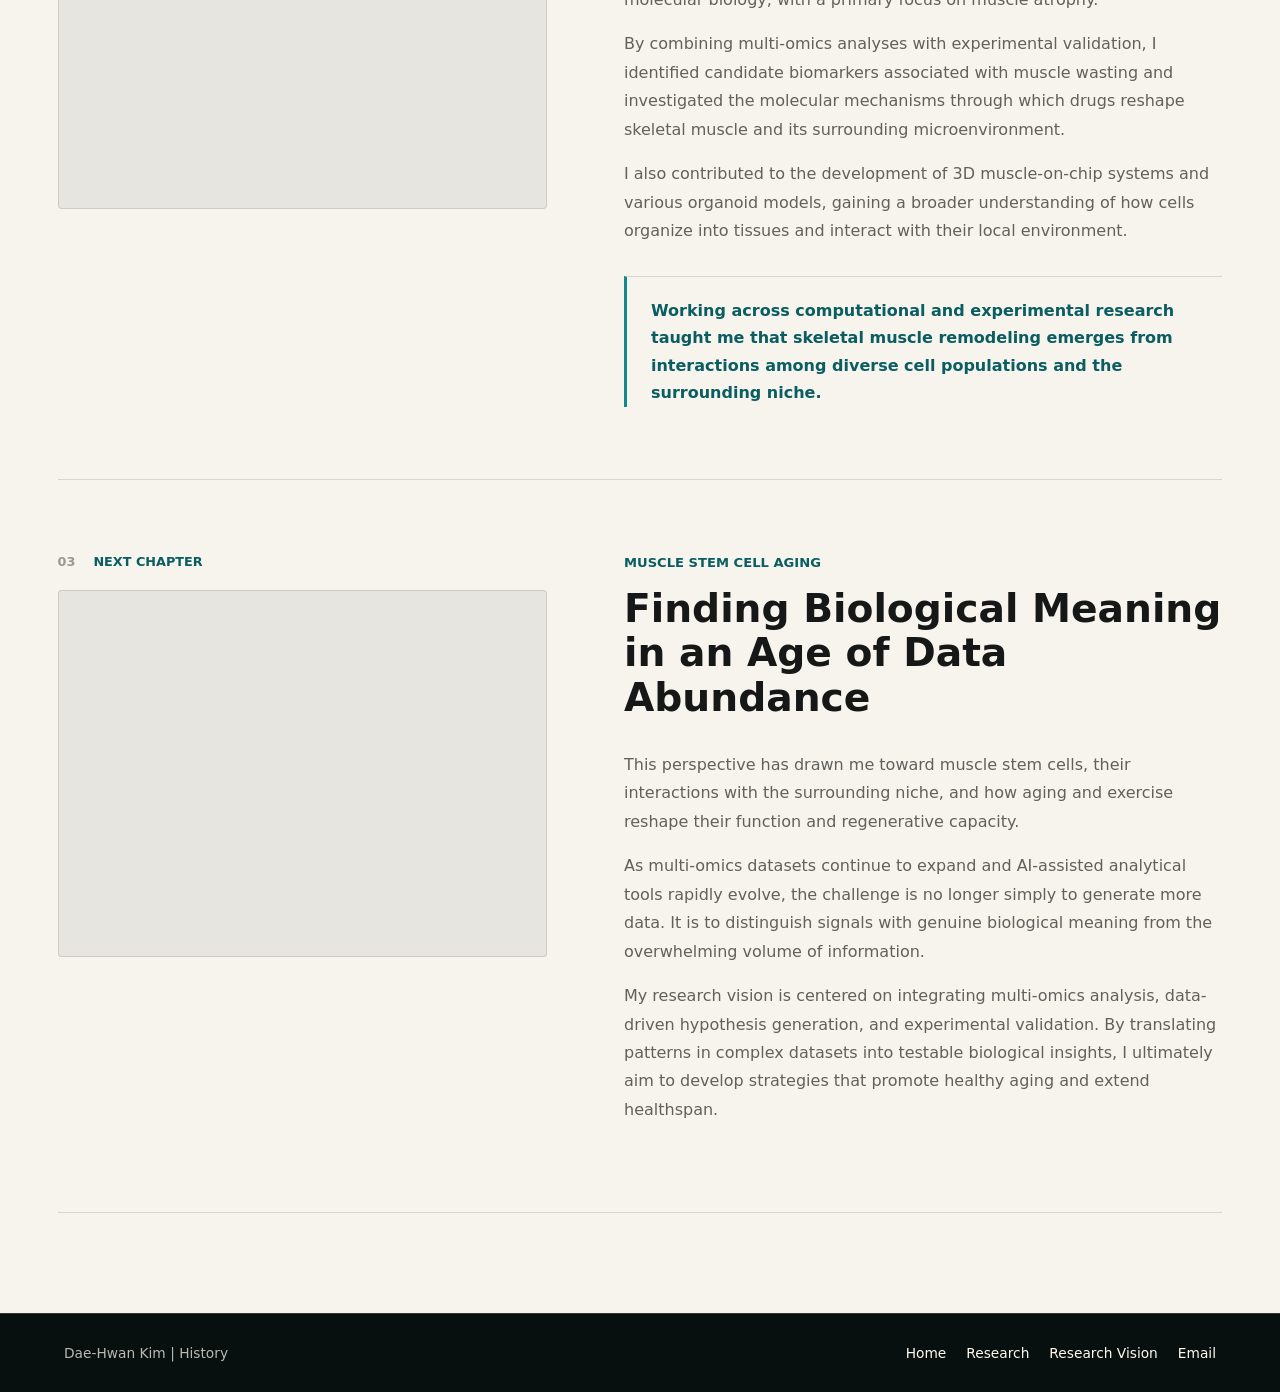
<file: history/index.html>
<!doctype html>
<html lang="en">
  <head>
    <meta charset="utf-8">
    <meta name="viewport" content="width=device-width, initial-scale=1">
    <title>History | Dae-Hwan Kim</title>
    <meta
      name="description"
      content="The research history of Dae-Hwan Kim, from human exercise physiology to molecular muscle biology and muscle stem cell aging."
    >
    <link rel="stylesheet" href="../styles.css?v=20260809-history-width1">
  </head>
  <body class="page-history">
    <header class="site-header" data-header>
      <a class="brand" href="../" aria-label="Dae-Hwan Kim home">
        <span class="brand-mark">DK</span>
        <span>Dae-Hwan Kim</span>
      </a>
      <button
        class="nav-toggle"
        type="button"
        aria-expanded="false"
        aria-controls="primary-navigation"
        data-nav-toggle
      >
        <span class="sr-only">Open navigation</span>
        <span aria-hidden="true">&#9776;</span>
      </button>
      <nav id="primary-navigation" class="nav-links" aria-label="Primary navigation" data-nav>
        <a href="../">Home</a>
        <a href="../research/">Research</a>
        <a href="../vision/">Research Vision</a>
        <a href="../beyond/">Beyond the Lab</a>
        <a href="../#contact">Contact</a>
      </nav>
    </header>

    <main id="top">
      <section class="history-intro" aria-labelledby="history-page-title">
        <div class="history-intro-inner">
          <p class="eyebrow">History</p>
          <h1 id="history-page-title">Two starting points, one research journey</h1>
          <p>
            My research journey has been shaped by two distinct beginnings. It began in exercise
            physiology, reached a turning point in biology, and has since continued along a new path
            toward understanding muscle aging.
          </p>
        </div>
      </section>

      <section class="history-section" aria-label="Research history">
        <ol class="history-list">
          <li class="history-entry">
            <div class="history-entry-aside">
              <div class="history-entry-marker">
                <span>01</span>
                <p>Prelude I</p>
              </div>
              <div class="history-entry-visual" aria-hidden="true"></div>
            </div>
            <article class="history-entry-content">
              <p class="history-affiliation">Kyung Hee University</p>
              <h2>Learning How the Body Responds to Stress</h2>
              <p>
                At the Environmental Exercise Physiology Lab, I built a foundation in physical
                education, sports medicine, and exercise physiology. My research focused on human
                physiology, spanning ischemic preconditioning, ambulatory blood pressure, breathing
                resistance during exercise, cutaneous thermal sensitivity, and cold adaptation.
              </p>
              <p>
                During this period, I published six journal articles, including first-author and
                co-first-author papers. These experiences allowed me to develop skills across the
                full research process&mdash;from participant management and experimental design to
                statistical analysis, project coordination, and scientific writing.
              </p>
              <p class="history-reflection">
                Yet through this work, a deeper scientific curiosity emerged. I wanted to move
                beyond measuring physiological responses and understand, at the molecular level,
                why those changes occur.
              </p>
            </article>
          </li>

          <li class="history-entry history-entry--emphasis">
            <div class="history-entry-aside">
              <div class="history-entry-marker">
                <span>02</span>
                <p>Prelude II</p>
              </div>
              <div class="history-entry-visual" aria-hidden="true"></div>
            </div>
            <article class="history-entry-content">
              <p class="history-affiliation">Korea University and KIST</p>
              <h2>Beyond Physiology, Into the Molecular World</h2>
              <p>
                My work at Korea University and KIST marked my entry into cellular and molecular
                biology, with a primary focus on muscle atrophy.
              </p>
              <p>
                By combining multi-omics analyses with experimental validation, I identified
                candidate biomarkers associated with muscle wasting and investigated the molecular
                mechanisms through which drugs reshape skeletal muscle and its surrounding
                microenvironment.
              </p>
              <p>
                I also contributed to the development of 3D muscle-on-chip systems and various
                organoid models, gaining a broader understanding of how cells organize into tissues
                and interact with their local environment.
              </p>
              <p class="history-reflection">
                Working across computational and experimental research taught me that skeletal
                muscle remodeling emerges from interactions among diverse cell populations and the
                surrounding niche.
              </p>
            </article>
          </li>

          <li class="history-entry history-entry--future">
            <div class="history-entry-aside">
              <div class="history-entry-marker">
                <span>03</span>
                <p>Next Chapter</p>
              </div>
              <div class="history-entry-visual" aria-hidden="true"></div>
            </div>
            <article class="history-entry-content">
              <p class="history-affiliation">Muscle Stem Cell Aging</p>
              <h2>Finding Biological Meaning in an Age of Data Abundance</h2>
              <p>
                This perspective has drawn me toward muscle stem cells, their interactions with the
                surrounding niche, and how aging and exercise reshape their function and
                regenerative capacity.
              </p>
              <p>
                As multi-omics datasets continue to expand and AI-assisted analytical tools rapidly
                evolve, the challenge is no longer simply to generate more data. It is to distinguish
                signals with genuine biological meaning from the overwhelming volume of information.
              </p>
              <p>
                My research vision is centered on integrating multi-omics analysis, data-driven
                hypothesis generation, and experimental validation. By translating patterns in
                complex datasets into testable biological insights, I ultimately aim to develop
                strategies that promote healthy aging and extend healthspan.
              </p>
            </article>
          </li>
        </ol>
      </section>
    </main>

    <footer class="site-footer">
      <span>Dae-Hwan Kim | History</span>
      <nav aria-label="Footer navigation">
        <a href="../">Home</a>
        <a href="../research/">Research</a>
        <a href="../vision/">Research Vision</a>
        <a href="mailto:ehtoeh2@korea.ac.kr">Email</a>
      </nav>
    </footer>

    <script src="../script.js?v=20260804-contact2"></script>
  </body>
</html>
</file>
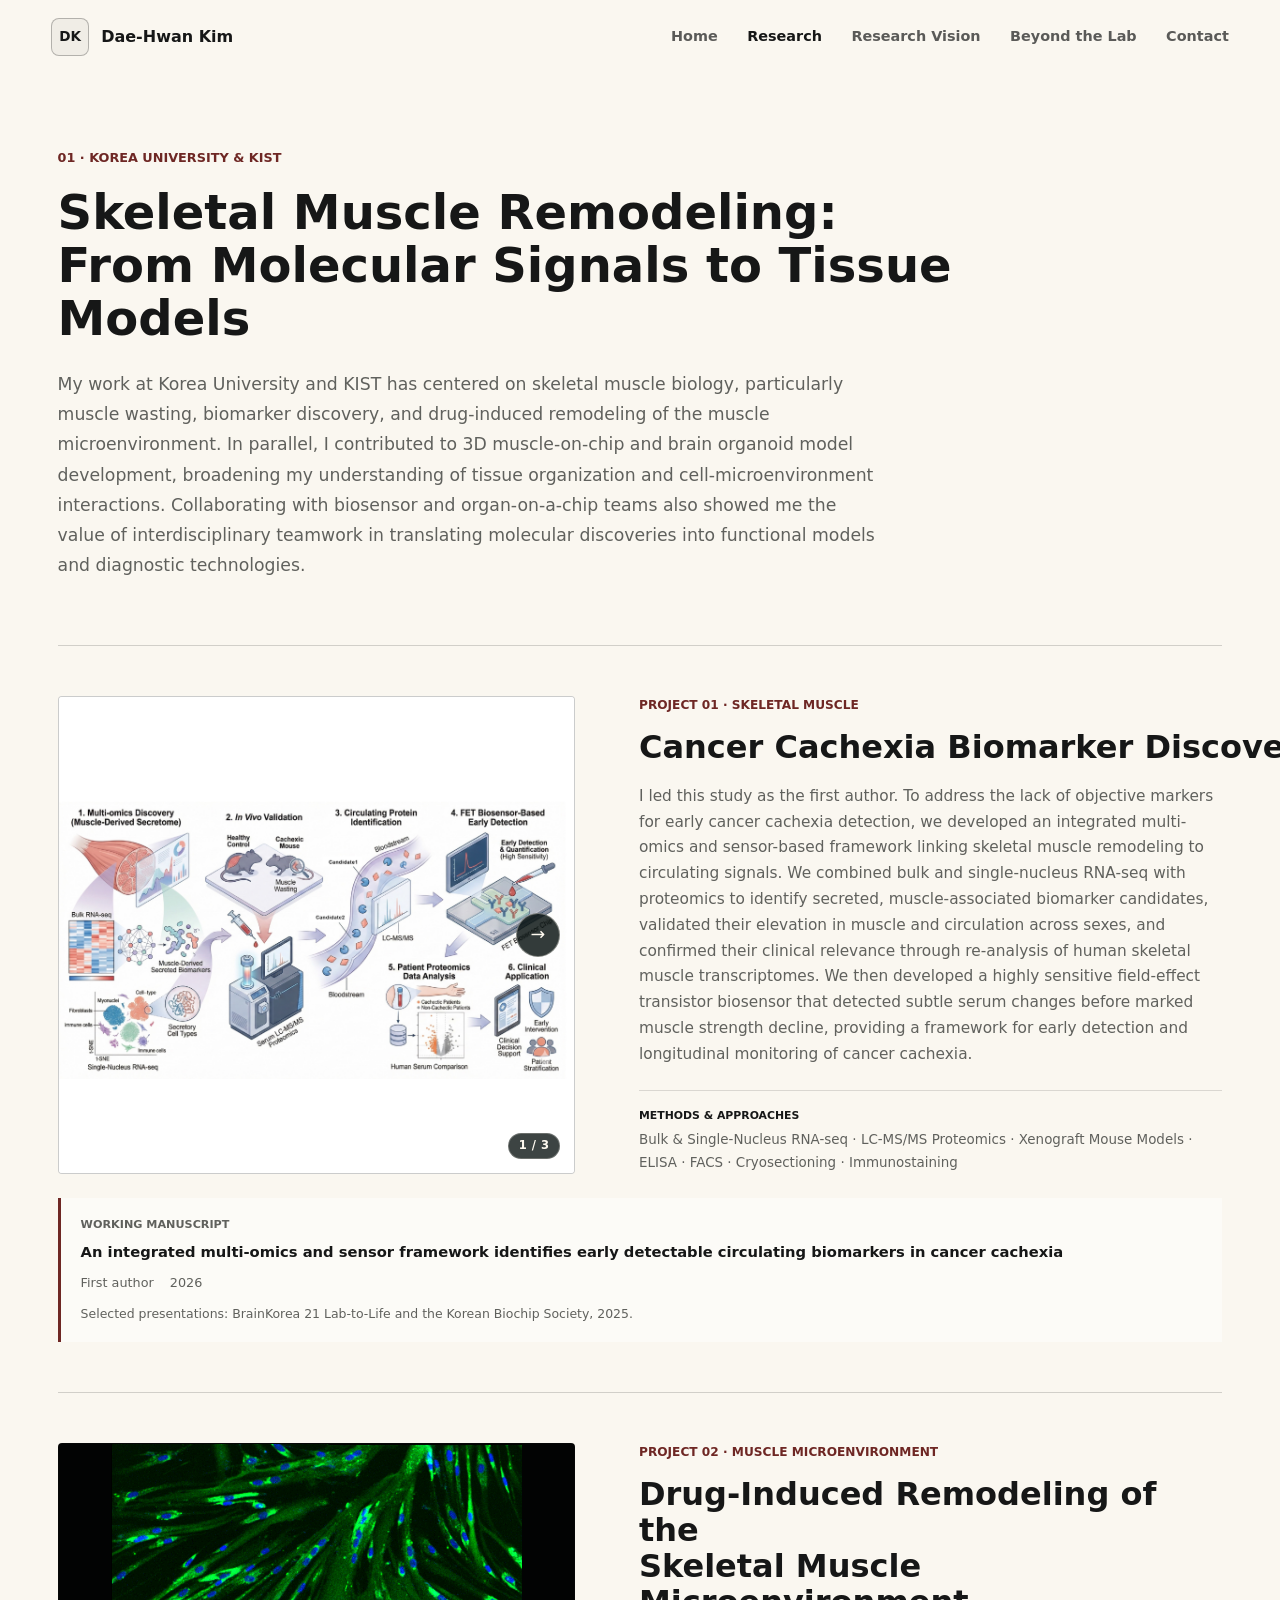
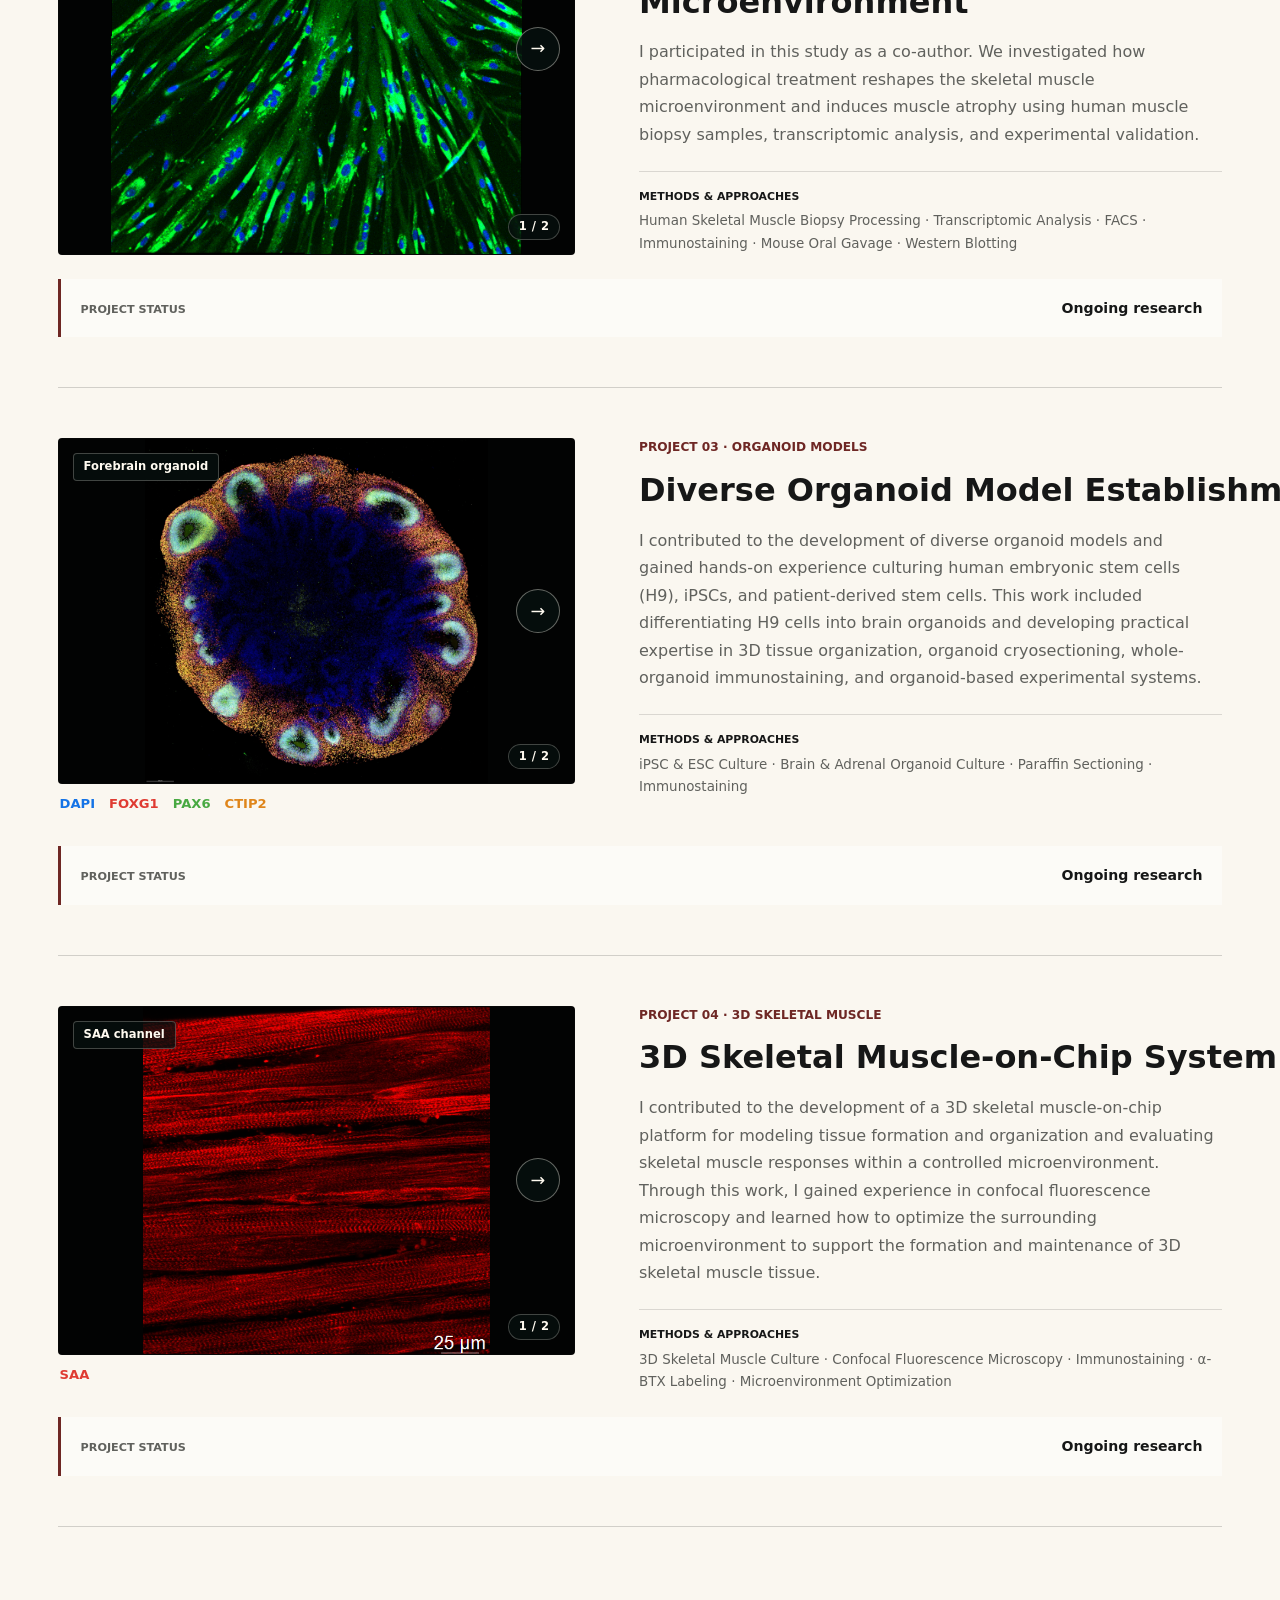
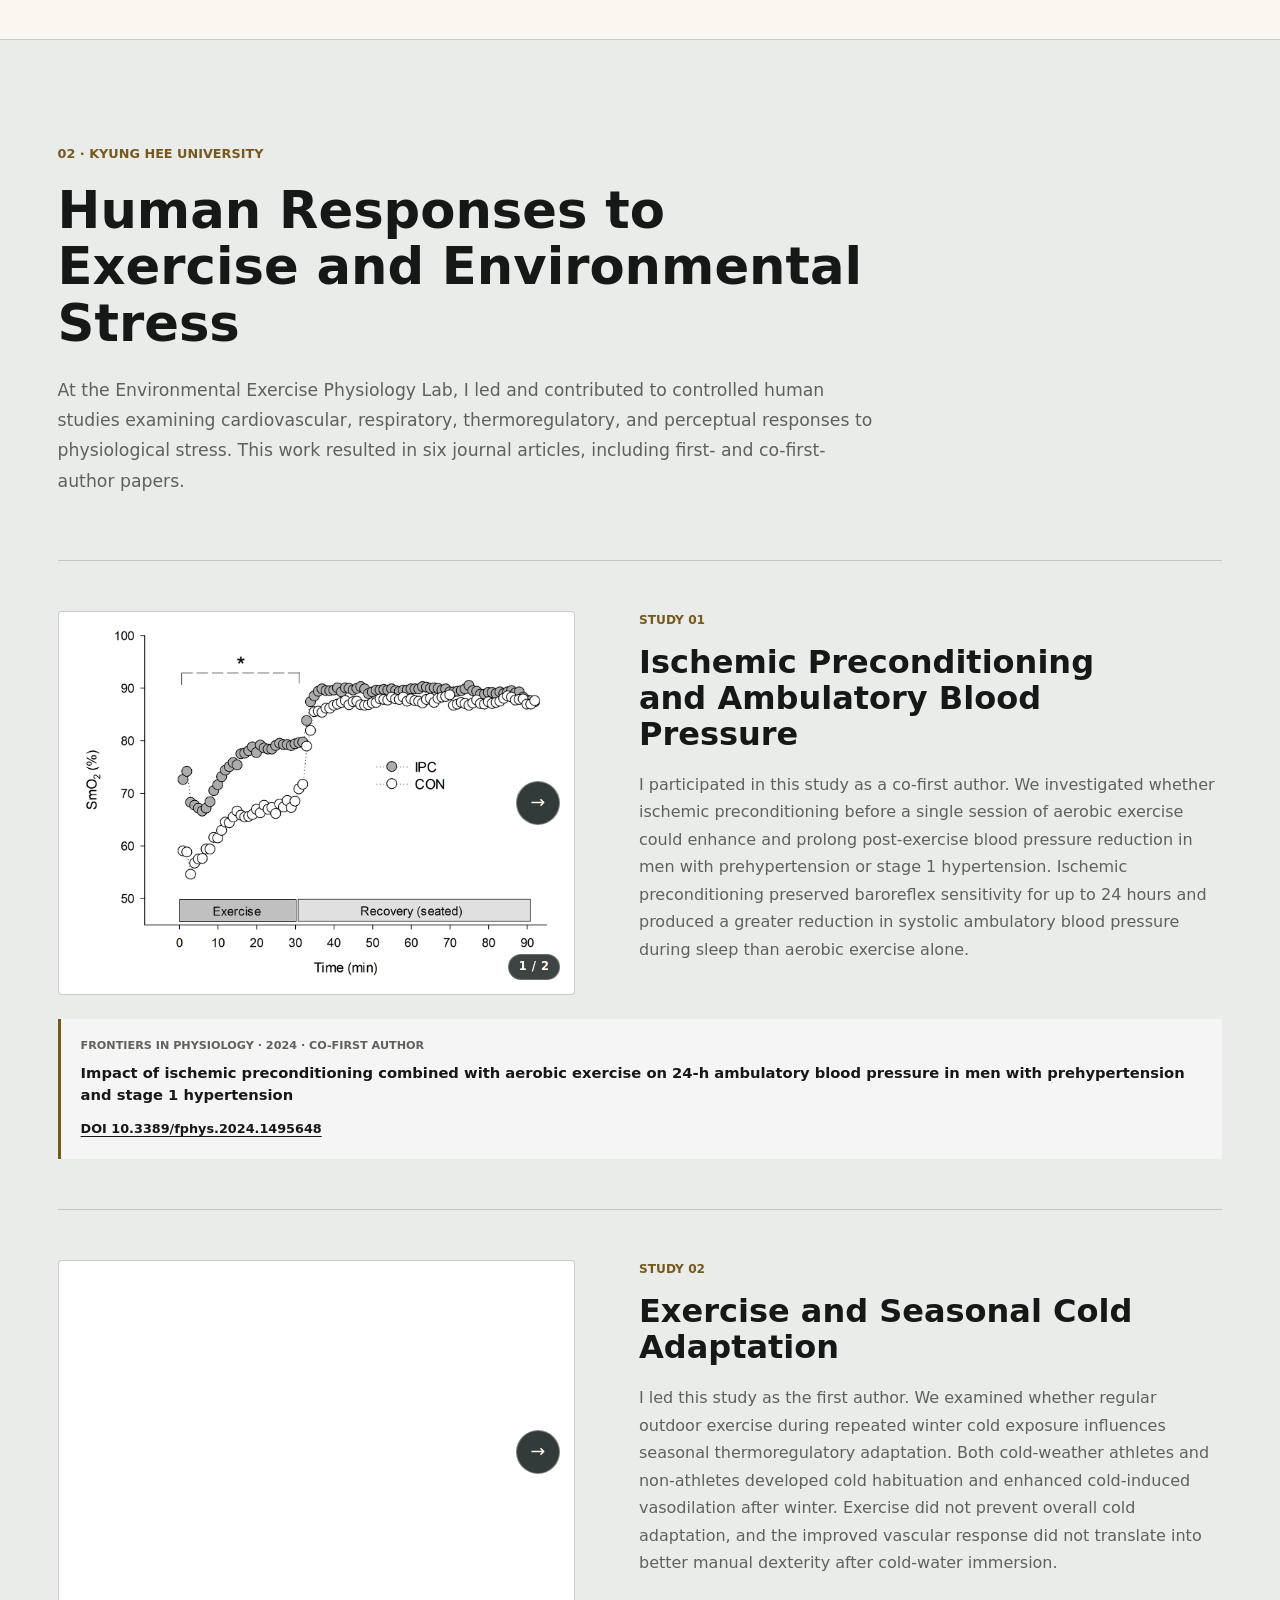
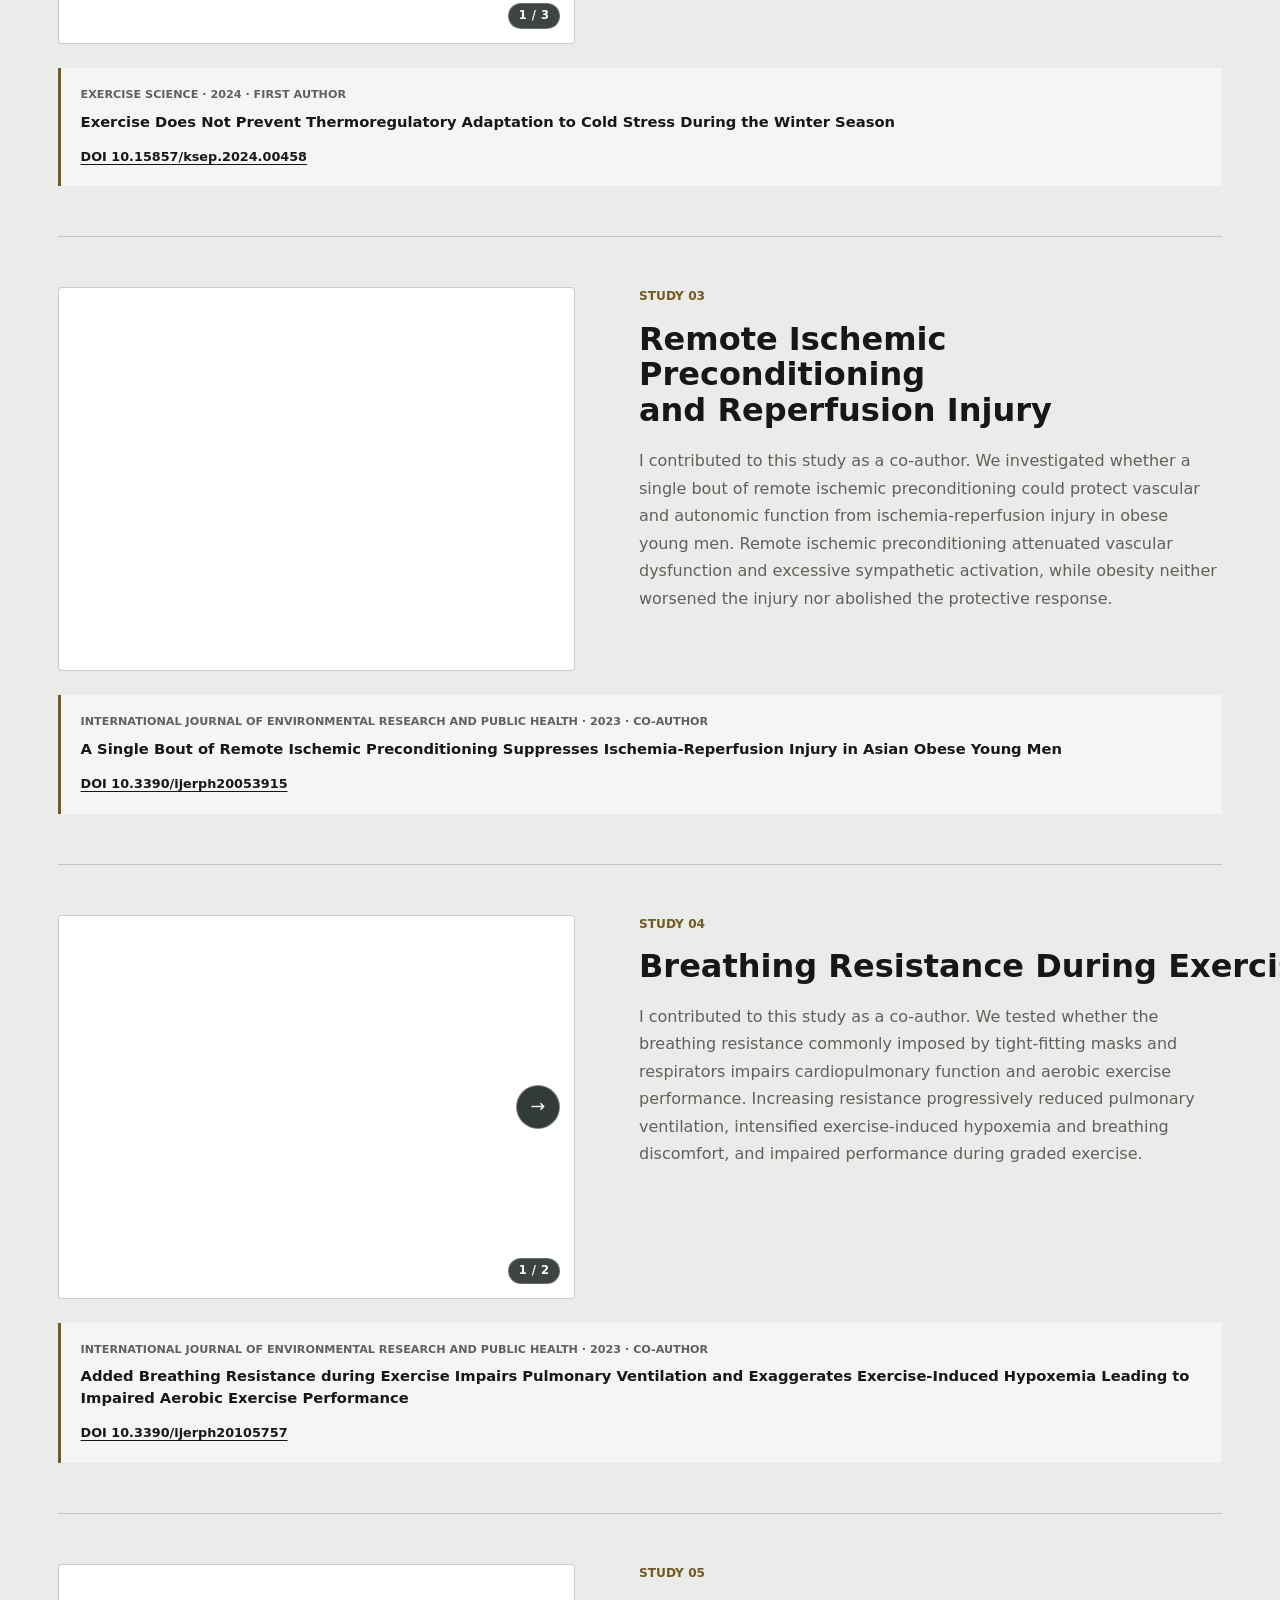
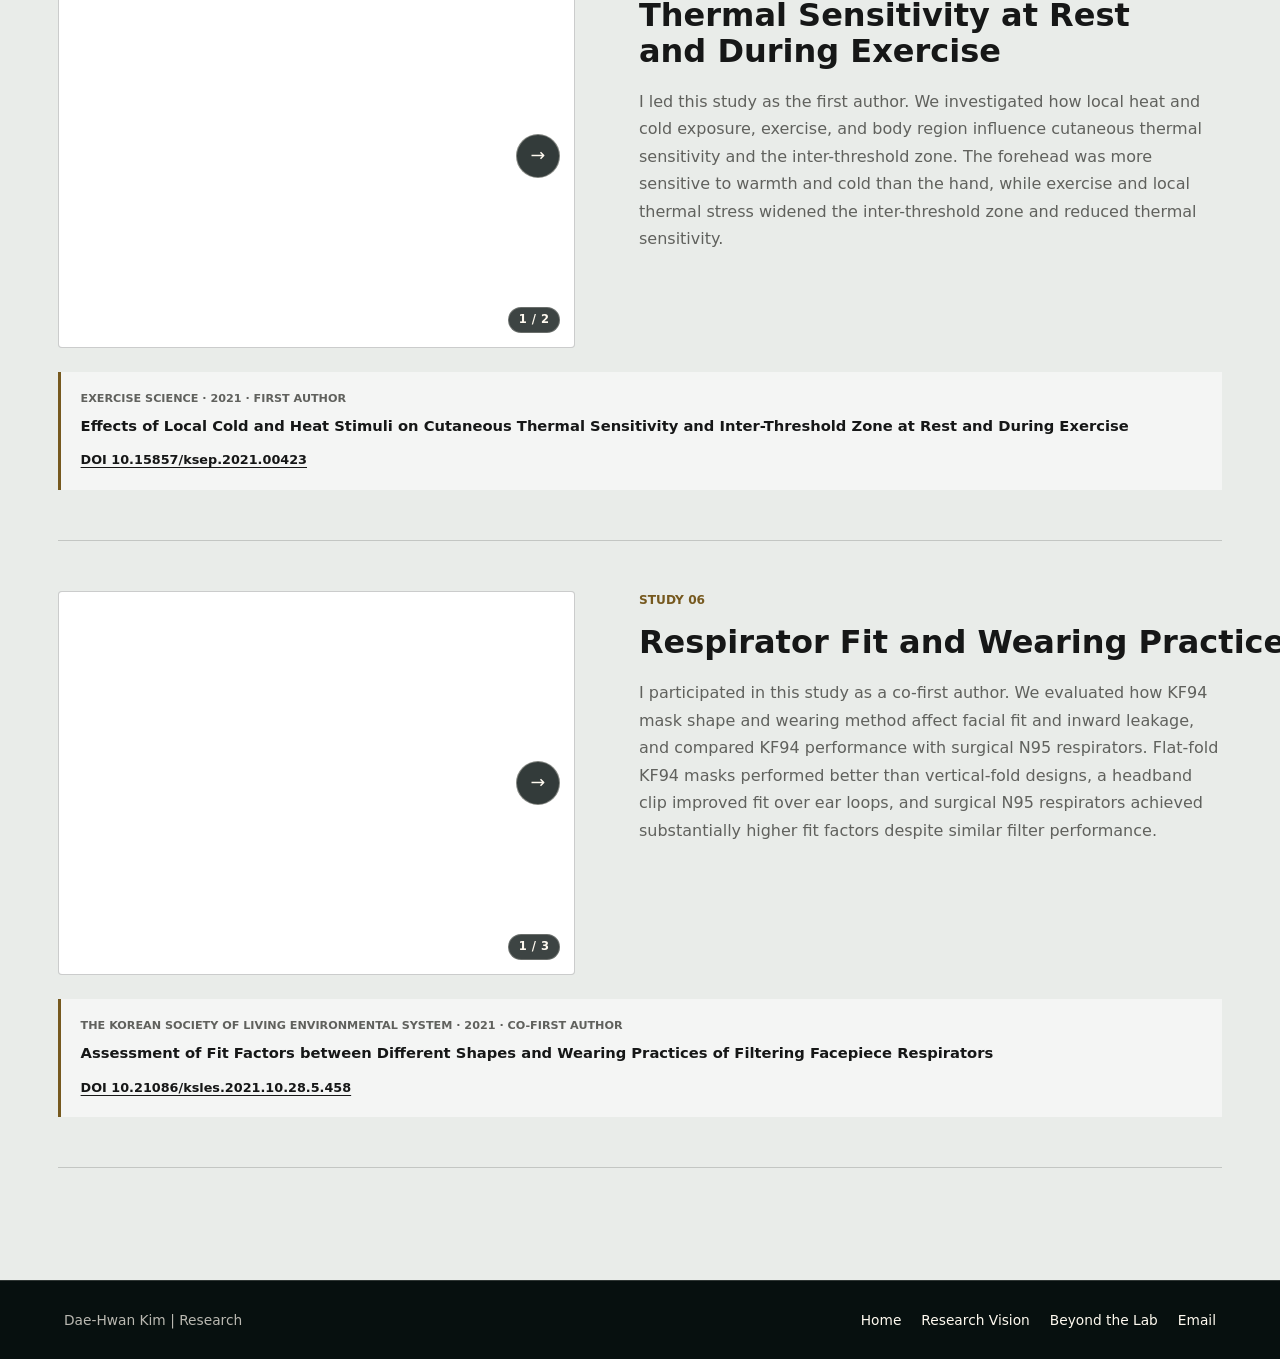
<file: publications/index.html>
<!doctype html>
<html lang="en">
  <head>
    <meta charset="utf-8">
    <meta name="viewport" content="width=device-width, initial-scale=1">
    <title>Research | Dae-Hwan Kim</title>
    <meta
      name="description"
      content="Dae-Hwan Kim's publications are now integrated with the corresponding projects on the Research page."
    >
    <meta http-equiv="refresh" content="0; url=../research/#research-portfolio">
    <link rel="canonical" href="../research/">
  </head>
  <body>
    <main>
      <p>
        Publications are now presented with their corresponding projects on the
        <a href="../research/#research-portfolio">Research page</a>.
      </p>
    </main>
  </body>
</html>
</file>
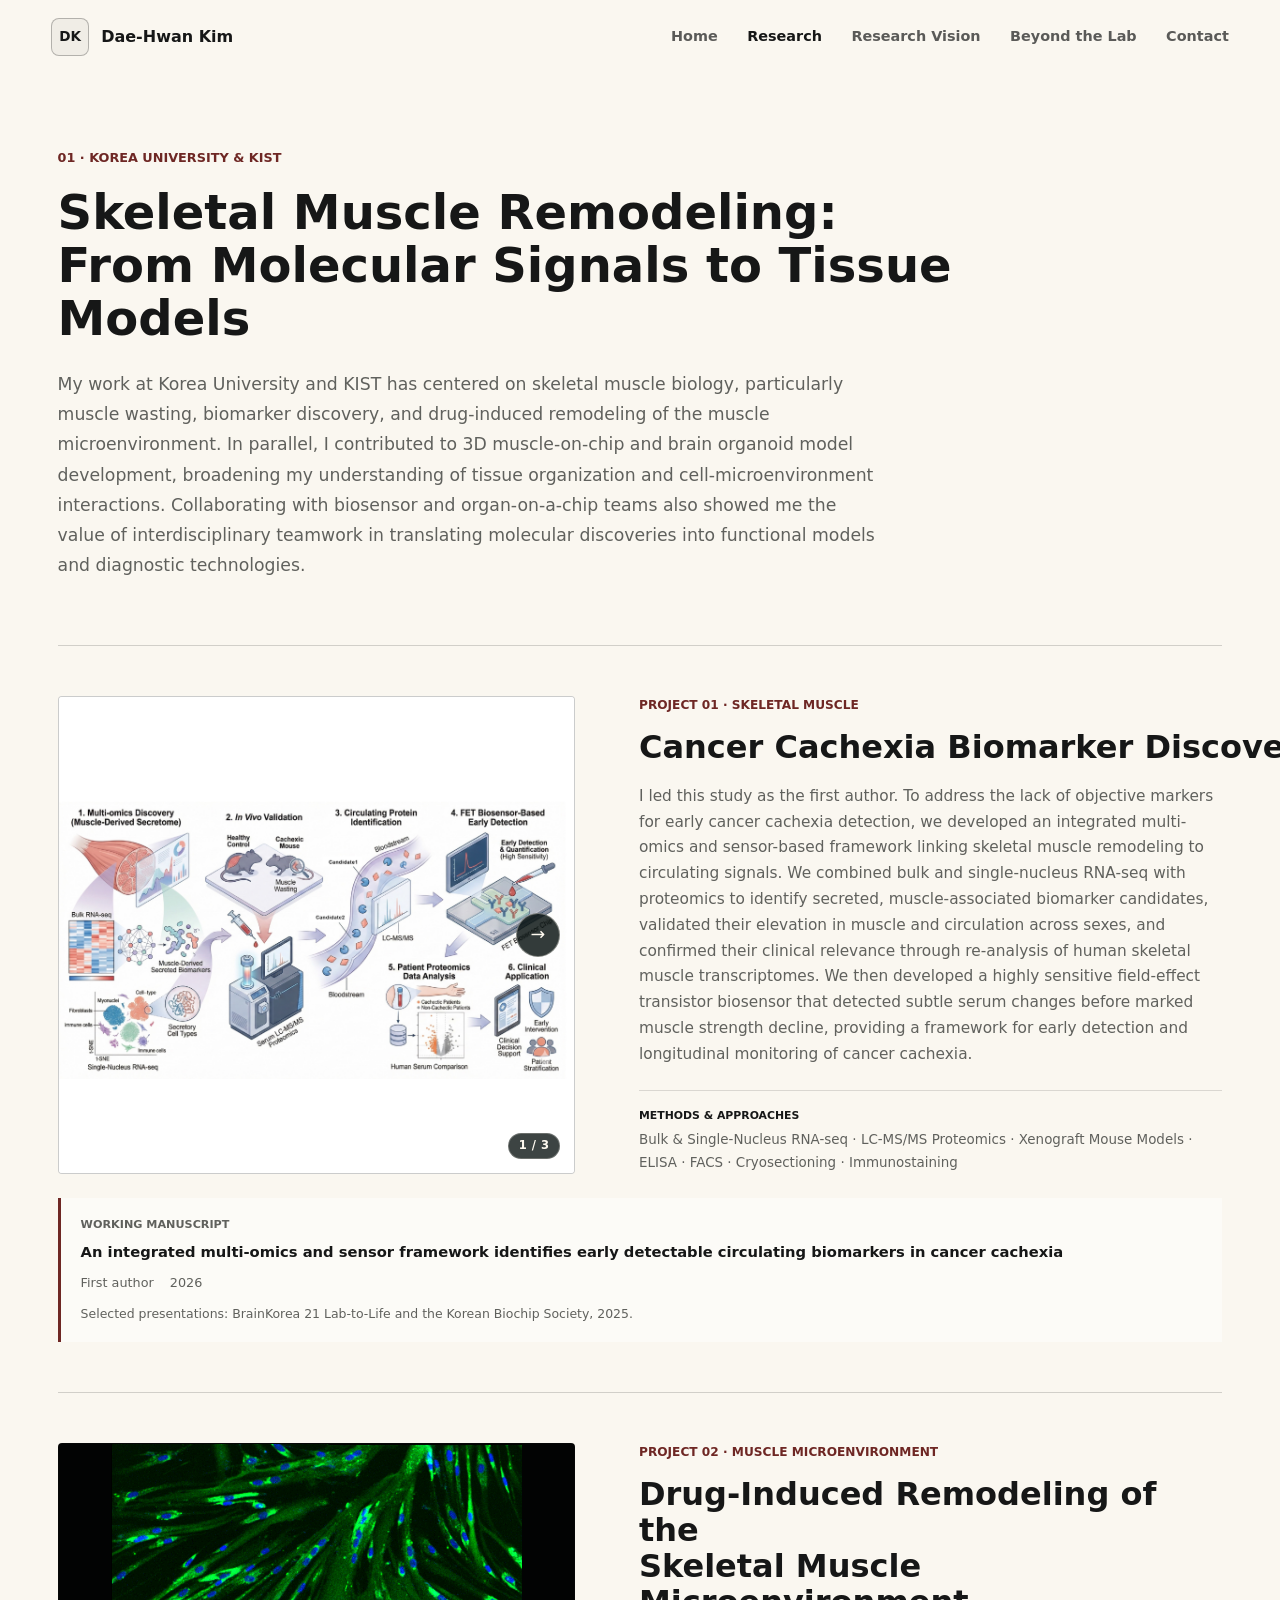
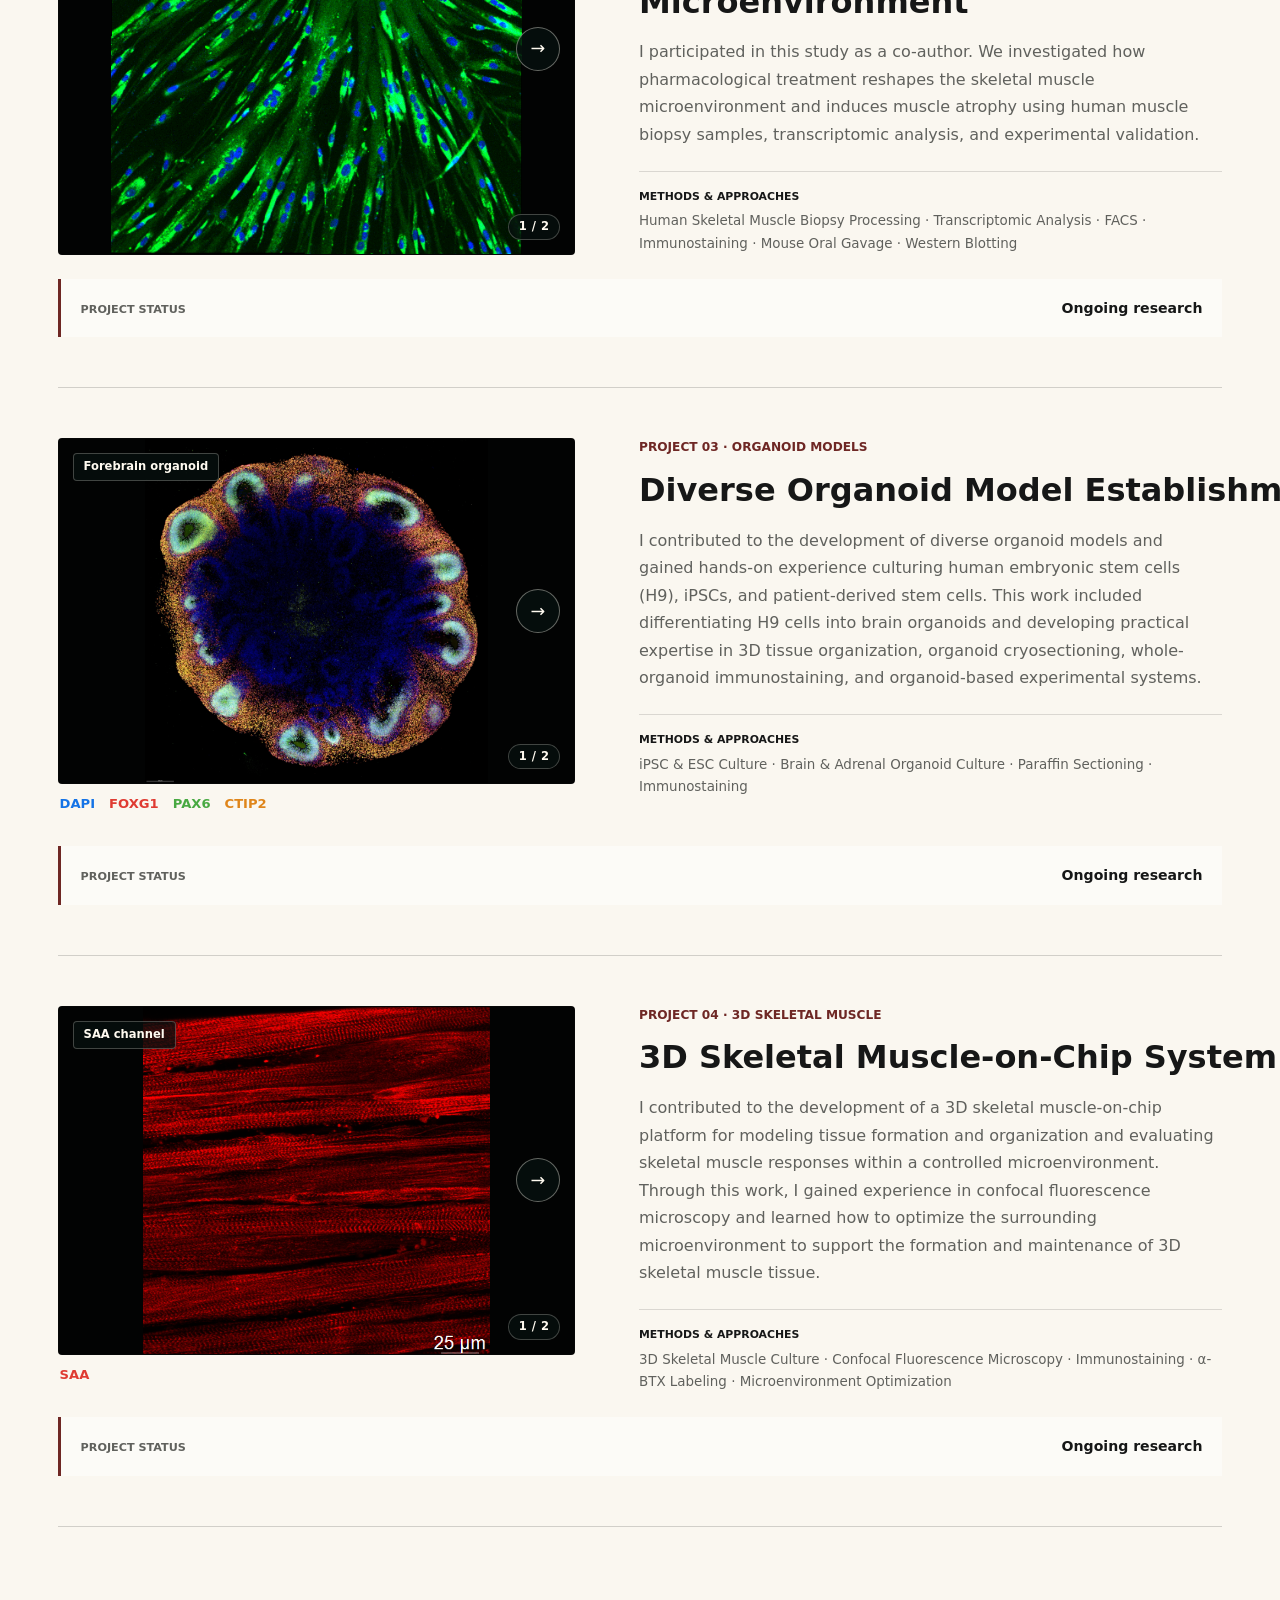
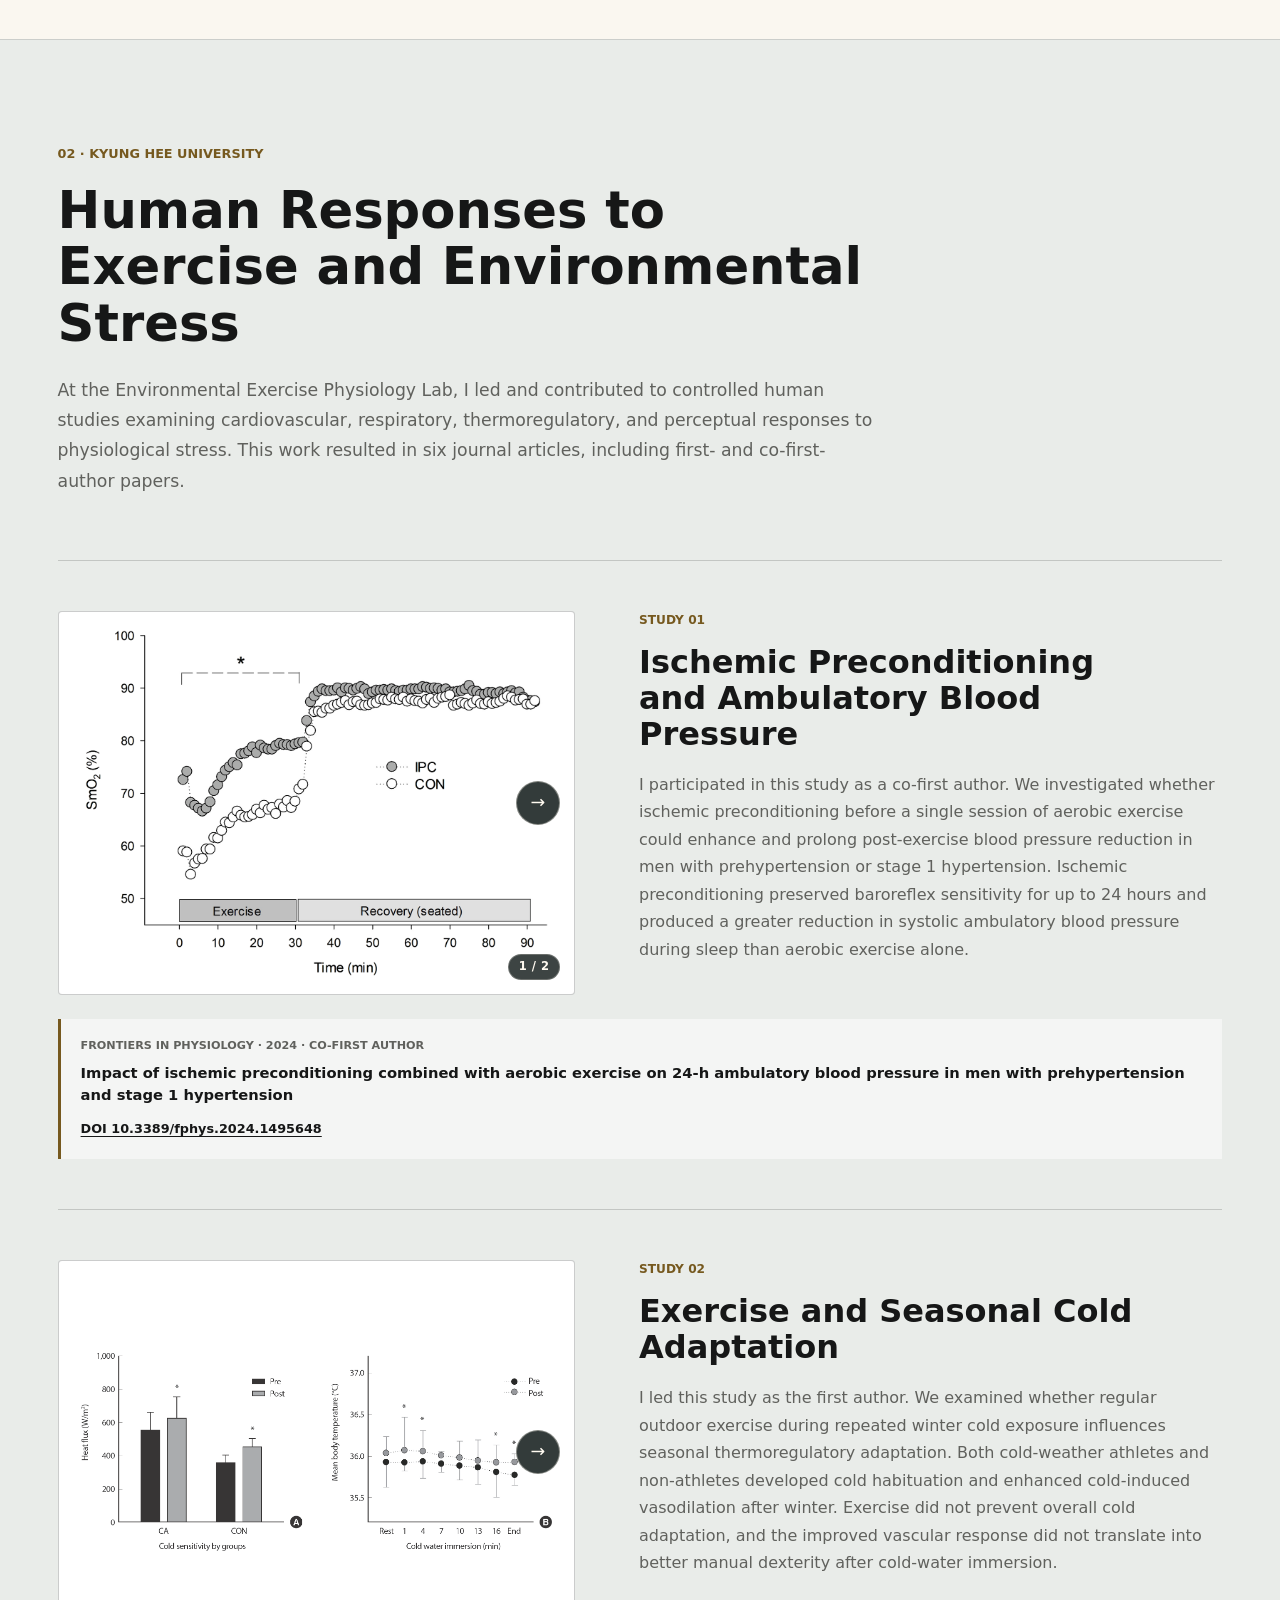
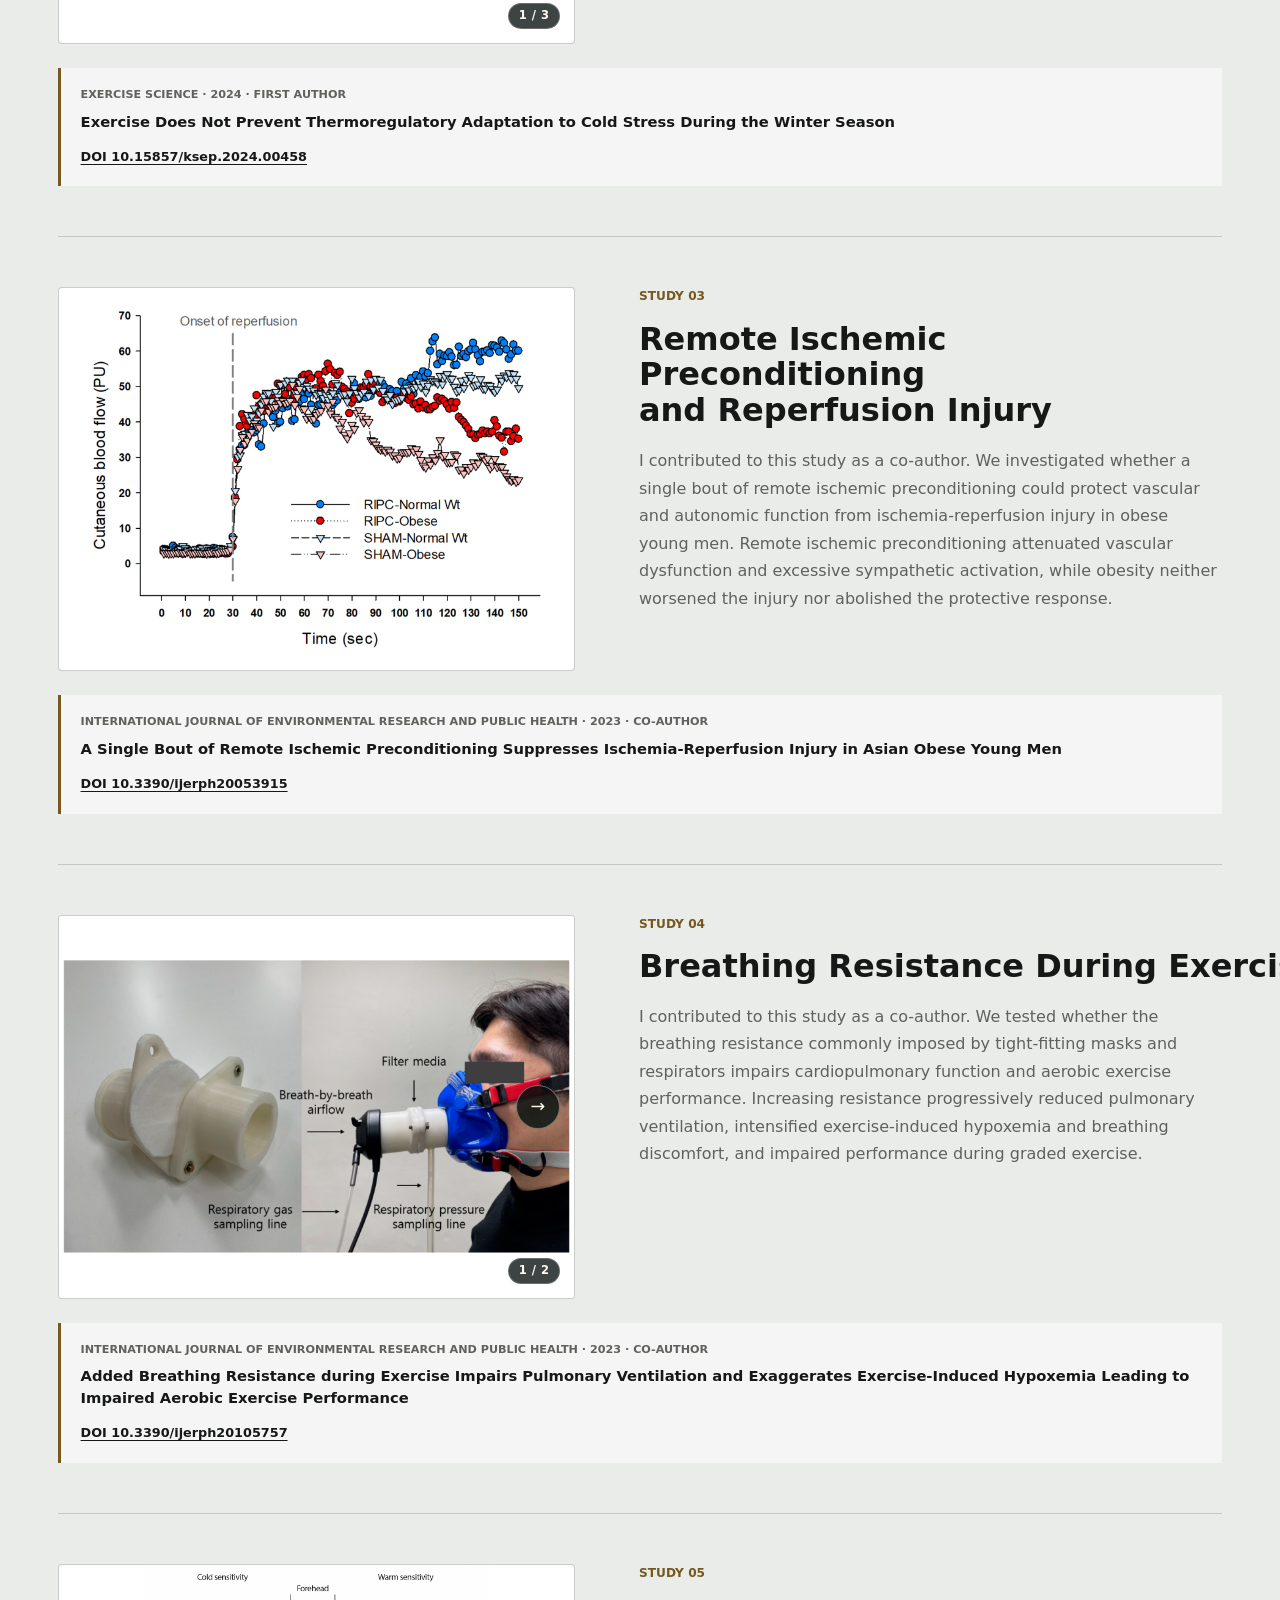
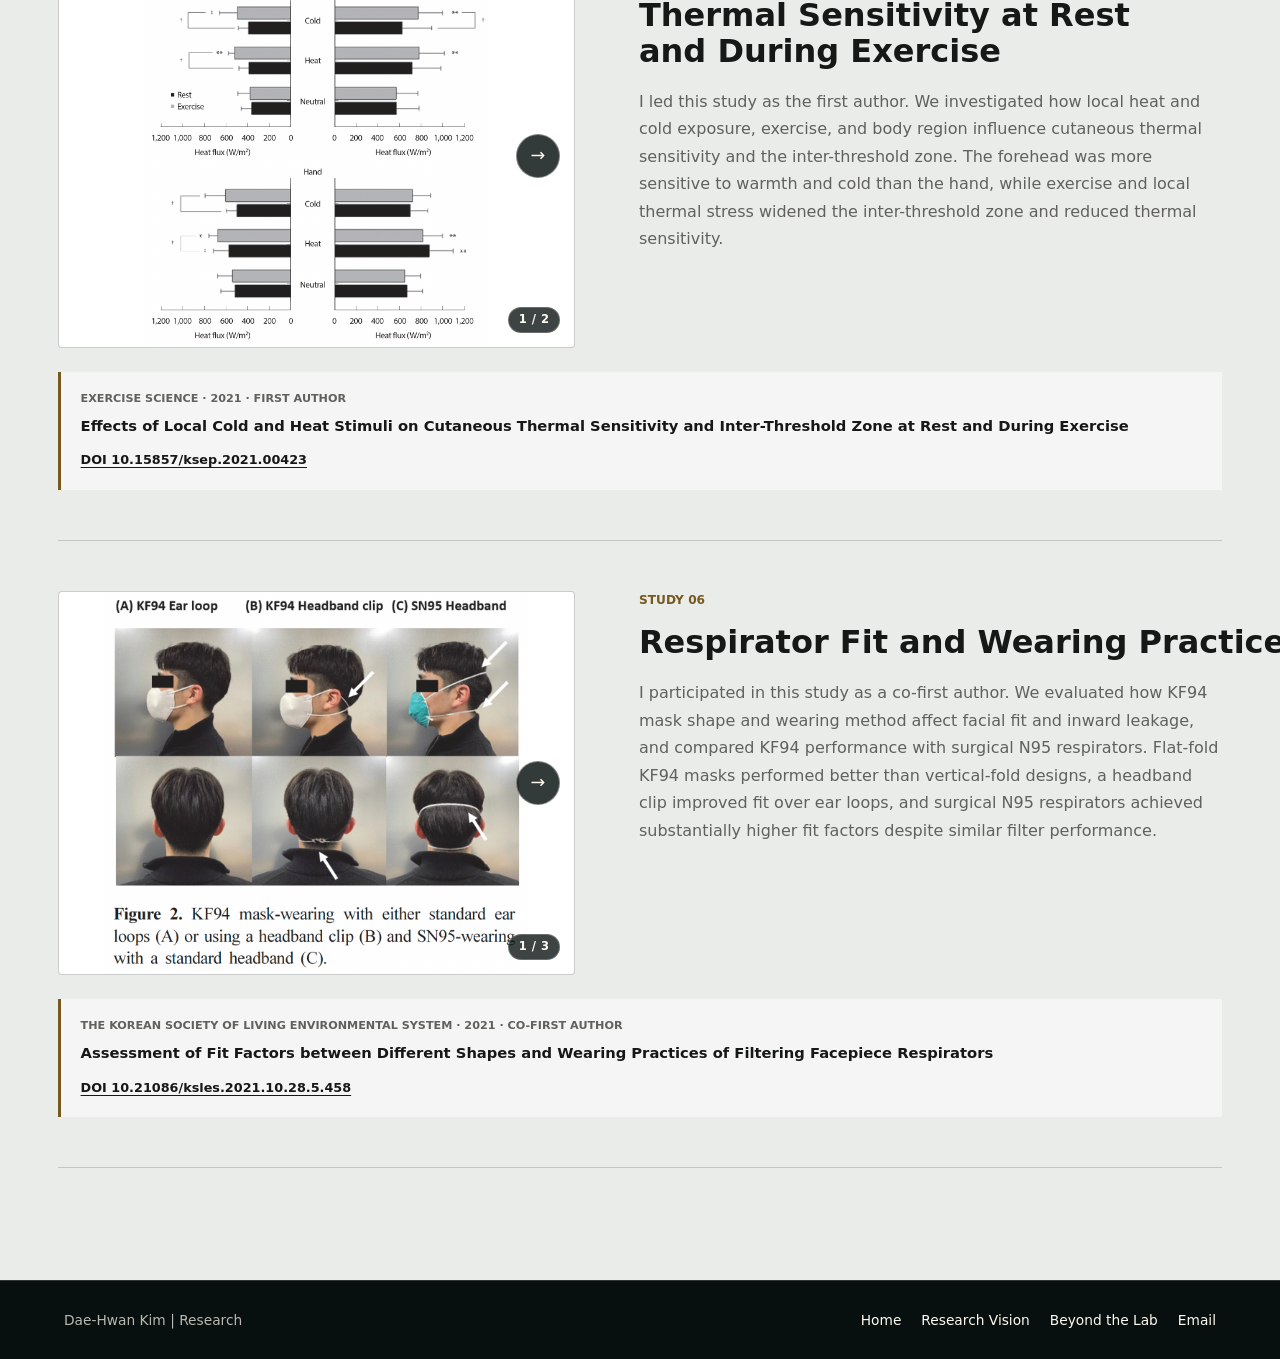
<file: research/index.html>
<!doctype html>
<html lang="en">
  <head>
    <meta charset="utf-8">
    <meta name="viewport" content="width=device-width, initial-scale=1">
    <title>Research | Dae-Hwan Kim</title>
    <meta
      name="description"
      content="Research projects and publications by Dae-Hwan Kim across skeletal muscle biology and human exercise physiology."
    >
    <link rel="stylesheet" href="../styles.css?v=20260816-project-titles1">
  </head>
  <body class="page-research">
    <header class="site-header" data-header>
      <a class="brand" href="../" aria-label="Dae-Hwan Kim home">
        <span class="brand-mark">DK</span>
        <span>Dae-Hwan Kim</span>
      </a>
      <button
        class="nav-toggle"
        type="button"
        aria-expanded="false"
        aria-controls="primary-navigation"
        data-nav-toggle
      >
        <span class="sr-only">Open navigation</span>
        <span aria-hidden="true">&#9776;</span>
      </button>
      <nav id="primary-navigation" class="nav-links" aria-label="Primary navigation" data-nav>
        <a href="../">Home</a>
        <a href="../research/" aria-current="page">Research</a>
        <a href="../vision/">Research Vision</a>
        <a href="../beyond/">Beyond the Lab</a>
        <a href="../#contact">Contact</a>
      </nav>
    </header>

    <main id="top">
      <section class="research-program research-program--kist" aria-labelledby="kist-title">
        <div class="research-portfolio-inner">
          <header class="research-program-heading">
            <p class="research-program-index">01 &middot; Korea University &amp; KIST</p>
            <h2 id="kist-title">
              <span class="desktop-title-line">Skeletal Muscle Remodeling:</span>
              <span class="desktop-title-line">From Molecular Signals to Tissue Models</span>
            </h2>
            <p>
              My work at Korea University and KIST has centered on skeletal muscle biology,
              particularly muscle wasting, biomarker discovery, and drug-induced remodeling of the
              muscle microenvironment. In parallel, I contributed to 3D muscle-on-chip and brain
              organoid model development, broadening my understanding of tissue organization and
              cell-microenvironment interactions. Collaborating with biosensor and organ-on-a-chip
              teams also showed me the value of interdisciplinary teamwork in translating
              molecular discoveries into functional models and diagnostic technologies.
            </p>
          </header>

          <div class="research-project-list">
            <article class="research-project-item">
              <figure
                class="research-project-visual research-project-gallery research-project-gallery--figure research-project-gallery--lightbox-white image-carousel"
                data-carousel
                tabindex="0"
                aria-label="Cancer cachexia analysis figures"
              >
                <div class="carousel-viewport">
                  <div
                    class="carousel-slide carousel-slide--contain is-active"
                    data-carousel-slide
                    aria-hidden="false"
                  >
                    <img
                      src="../assets/research-cachexia-biomarker-overview.jpg"
                      alt="Cancer cachexia biomarker discovery workflow from multi-omics analysis to clinical application"
                      loading="lazy"
                    >
                  </div>
                  <div
                    class="carousel-slide carousel-slide--contain carousel-slide--left-inset"
                    data-carousel-slide
                    aria-hidden="true"
                  >
                    <img
                      src="../assets/research-cachexia-sn-rnaseq.png"
                      alt="Composite figure summarizing single-nucleus RNA-seq analysis of cachectic skeletal muscle datasets"
                      loading="lazy"
                    >
                  </div>
                  <div
                    class="carousel-slide carousel-slide--contain carousel-slide--left-inset"
                    data-carousel-slide
                    aria-hidden="true"
                  >
                    <img
                      src="../assets/research-cachexia-proteomics.png"
                      alt="Composite figure summarizing LC-MS/MS proteomics analysis across cachexia models"
                      loading="lazy"
                    >
                  </div>
                  <button
                    class="carousel-control carousel-control--previous"
                    type="button"
                    data-carousel-previous
                    aria-label="Previous cancer cachexia analysis figure"
                  >
                    <span aria-hidden="true">&#8592;</span>
                  </button>
                  <button
                    class="carousel-control carousel-control--next"
                    type="button"
                    data-carousel-next
                    aria-label="Next cancer cachexia analysis figure"
                  >
                    <span aria-hidden="true">&#8594;</span>
                  </button>
                  <div class="carousel-status" aria-live="polite">
                    <span data-carousel-current>1</span>
                    <span aria-hidden="true">/</span>
                    <span data-carousel-total>3</span>
                  </div>
                </div>
              </figure>
              <div class="research-project-copy">
                <p class="research-project-label">Project 01 &middot; Skeletal Muscle</p>
                <h3 class="research-project-title--single-line">Cancer Cachexia Biomarker Discovery</h3>
                <div class="research-project-narrative">
                  <p>
                    I led this study as the first author. To address the lack of objective markers
                    for early cancer cachexia detection, we developed an integrated multi-omics
                    and sensor-based framework linking skeletal muscle remodeling to circulating
                    signals. We combined bulk and single-nucleus RNA-seq with proteomics to
                    identify secreted, muscle-associated biomarker candidates, validated their
                    elevation in muscle and circulation across sexes, and confirmed their clinical
                    relevance through re-analysis of human skeletal muscle transcriptomes. We then
                    developed a highly sensitive field-effect transistor biosensor that detected
                    subtle serum changes before marked muscle strength decline, providing a
                    framework for early detection and longitudinal monitoring of cancer cachexia.
                  </p>
                </div>
                <div class="research-project-methods">
                  <p class="research-project-methods-label">Methods &amp; Approaches</p>
                  <p>Bulk &amp; Single-Nucleus RNA-seq &middot; LC-MS/MS Proteomics &middot; Xenograft Mouse Models &middot; ELISA &middot; FACS &middot; Cryosectioning &middot; Immunostaining</p>
                </div>
              </div>
              <div class="research-publication-record">
                <p class="research-publication-kicker">Working manuscript</p>
                <p class="research-publication-title">An integrated multi-omics and sensor framework identifies early detectable circulating biomarkers in cancer cachexia</p>
                <div class="research-publication-meta">
                  <span>First author</span>
                  <span>2026</span>
                </div>
                <p class="research-presentation-note">Selected presentations: BrainKorea 21 Lab-to-Life and the Korean Biochip Society, 2025.</p>
              </div>
            </article>

            <article class="research-project-item">
              <figure
                class="research-project-visual research-project-gallery research-project-gallery--square image-carousel"
                data-carousel
                tabindex="0"
                aria-label="Muscle stem cell co-culture microscopy images"
              >
                <div class="carousel-viewport">
                  <div
                    class="carousel-slide carousel-slide--contain is-active"
                    data-carousel-slide
                    aria-hidden="false"
                  >
                    <img
                      src="../assets/research-musc-coculture.png"
                      alt="Fluorescence microscopy image from a muscle stem cell co-culture experiment"
                      loading="lazy"
                    >
                  </div>
                  <div
                    class="carousel-slide carousel-slide--contain"
                    data-carousel-slide
                    aria-hidden="true"
                  >
                    <img
                      src="../assets/research-musc-fap-coculture.png"
                      alt="Fluorescence microscopy image from a drug-treated muscle stem cell and fibro-adipogenic progenitor co-culture experiment"
                      loading="lazy"
                    >
                  </div>
                  <button
                    class="carousel-control carousel-control--previous"
                    type="button"
                    data-carousel-previous
                    aria-label="Previous co-culture microscopy image"
                  >
                    <span aria-hidden="true">&#8592;</span>
                  </button>
                  <button
                    class="carousel-control carousel-control--next"
                    type="button"
                    data-carousel-next
                    aria-label="Next co-culture microscopy image"
                  >
                    <span aria-hidden="true">&#8594;</span>
                  </button>
                  <div class="carousel-status" aria-live="polite">
                    <span data-carousel-current>1</span>
                    <span aria-hidden="true">/</span>
                    <span data-carousel-total>2</span>
                  </div>
                </div>
              </figure>
              <div class="research-project-copy">
                <p class="research-project-label">Project 02 &middot; Muscle Microenvironment</p>
                <h3 class="research-project-title--fixed-lines">
                  <span class="desktop-title-line">Drug-Induced Remodeling of the</span>
                  <span class="desktop-title-line">Skeletal Muscle Microenvironment</span>
                </h3>
                <p class="research-project-summary">
                  I participated in this study as a co-author. We investigated how pharmacological
                  treatment reshapes the skeletal muscle microenvironment and induces muscle
                  atrophy using human muscle biopsy samples, transcriptomic analysis, and
                  experimental validation.
                </p>
                <div class="research-project-methods">
                  <p class="research-project-methods-label">Methods &amp; Approaches</p>
                  <p>Human Skeletal Muscle Biopsy Processing &middot; Transcriptomic Analysis &middot; FACS &middot; Immunostaining &middot; Mouse Oral Gavage &middot; Western Blotting</p>
                </div>
              </div>
              <div class="research-project-status">
                <span>Project status</span>
                <strong>Ongoing research</strong>
              </div>
            </article>

            <article class="research-project-item">
              <figure
                class="research-project-visual research-project-gallery image-carousel"
                data-carousel
                tabindex="0"
                aria-label="Organoid model images"
              >
                <div class="carousel-viewport">
                  <div
                    class="carousel-slide carousel-slide--contain is-active"
                    data-carousel-slide
                    data-caption="Forebrain organoid"
                    aria-hidden="false"
                  >
                    <img
                      src="../assets/research-forebrain-organoid.jpg"
                      alt="Immunofluorescence microscopy image of a forebrain organoid"
                      loading="lazy"
                    >
                  </div>
                  <div
                    class="carousel-slide carousel-slide--contain"
                    data-carousel-slide
                    data-caption="Adrenal organoid"
                    aria-hidden="true"
                  >
                    <img
                      src="../assets/research-adrenal-organoid.png"
                      alt="Immunofluorescence microscopy image of an adrenal organoid"
                      loading="lazy"
                    >
                  </div>
                  <button
                    class="carousel-control carousel-control--previous"
                    type="button"
                    data-carousel-previous
                    aria-label="Previous organoid image"
                  >
                    <span aria-hidden="true">&#8592;</span>
                  </button>
                  <button
                    class="carousel-control carousel-control--next"
                    type="button"
                    data-carousel-next
                    aria-label="Next organoid image"
                  >
                    <span aria-hidden="true">&#8594;</span>
                  </button>
                  <div class="research-carousel-label" aria-live="polite">
                    <span data-carousel-caption>Forebrain organoid</span>
                  </div>
                  <div class="carousel-status" aria-live="polite">
                    <span data-carousel-current>1</span>
                    <span aria-hidden="true">/</span>
                    <span data-carousel-total>2</span>
                  </div>
                </div>
                <figcaption class="research-marker-legends" aria-live="polite">
                  <div class="research-marker-legend" data-carousel-panel aria-hidden="false">
                    <span class="research-marker research-marker--blue">DAPI</span>
                    <span class="research-marker research-marker--red">FOXG1</span>
                    <span class="research-marker research-marker--green">PAX6</span>
                    <span class="research-marker research-marker--orange">CTIP2</span>
                  </div>
                  <div
                    class="research-marker-legend"
                    data-carousel-panel
                    aria-hidden="true"
                    hidden
                  >
                    <span class="research-marker research-marker--blue">DAPI</span>
                    <span class="research-marker research-marker--red">CYP11B2</span>
                    <span class="research-marker research-marker--green">CYP17A1</span>
                  </div>
                </figcaption>
              </figure>
              <div class="research-project-copy">
                <p class="research-project-label">Project 03 &middot; Organoid Models</p>
                <h3 class="research-project-title--single-line">Diverse Organoid Model Establishment</h3>
                <p class="research-project-summary">
                  I contributed to the development of diverse organoid models and gained hands-on
                  experience culturing human embryonic stem cells (H9), iPSCs, and patient-derived
                  stem cells. This work included differentiating H9 cells into brain organoids and
                  developing practical expertise in 3D tissue organization, organoid
                  cryosectioning, whole-organoid immunostaining, and organoid-based experimental
                  systems.
                </p>
                <div class="research-project-methods">
                  <p class="research-project-methods-label">Methods &amp; Approaches</p>
                  <p>iPSC &amp; ESC Culture &middot; Brain &amp; Adrenal Organoid Culture &middot; Paraffin Sectioning &middot; Immunostaining</p>
                </div>
              </div>
              <div class="research-project-status">
                <span>Project status</span>
                <strong>Ongoing research</strong>
              </div>
            </article>

            <article class="research-project-item">
              <figure
                class="research-project-visual research-project-gallery image-carousel"
                data-carousel
                tabindex="0"
                aria-label="3D skeletal muscle microscopy images"
              >
                <div class="carousel-viewport">
                  <div
                    class="carousel-slide carousel-slide--contain is-active"
                    data-carousel-slide
                    data-caption="SAA channel"
                    aria-hidden="false"
                  >
                    <img
                      src="../assets/research-muscle-chip-myh3.png"
                      alt="Fluorescence microscopy image of SAA-positive 3D skeletal muscle tissue"
                      loading="lazy"
                    >
                  </div>
                  <div
                    class="carousel-slide carousel-slide--contain"
                    data-carousel-slide
                    data-caption="Merged image"
                    aria-hidden="true"
                  >
                    <img
                      src="../assets/research-muscle-chip-merged.png"
                      alt="Merged fluorescence microscopy image of 3D skeletal muscle tissue"
                      loading="lazy"
                    >
                  </div>
                  <button
                    class="carousel-control carousel-control--previous"
                    type="button"
                    data-carousel-previous
                    aria-label="Previous skeletal muscle image"
                  >
                    <span aria-hidden="true">&#8592;</span>
                  </button>
                  <button
                    class="carousel-control carousel-control--next"
                    type="button"
                    data-carousel-next
                    aria-label="Next skeletal muscle image"
                  >
                    <span aria-hidden="true">&#8594;</span>
                  </button>
                  <div class="research-carousel-label" aria-live="polite">
                    <span data-carousel-caption>SAA channel</span>
                  </div>
                  <div class="carousel-status" aria-live="polite">
                    <span data-carousel-current>1</span>
                    <span aria-hidden="true">/</span>
                    <span data-carousel-total>2</span>
                  </div>
                </div>
                <figcaption class="research-marker-legends" aria-live="polite">
                  <div class="research-marker-legend" data-carousel-panel aria-hidden="false">
                    <span class="research-marker research-marker--red">SAA</span>
                  </div>
                  <div
                    class="research-marker-legend"
                    data-carousel-panel
                    aria-hidden="true"
                    hidden
                  >
                    <span class="research-marker research-marker--blue">DAPI</span>
                    <span class="research-marker research-marker--red">SAA</span>
                    <span class="research-marker research-marker--green">&alpha;-BTX</span>
                  </div>
                </figcaption>
              </figure>
              <div class="research-project-copy">
                <p class="research-project-label">Project 04 &middot; 3D Skeletal Muscle</p>
                <h3 class="research-project-title--single-line">3D Skeletal Muscle-on-Chip System</h3>
                <p class="research-project-summary">
                  I contributed to the development of a 3D skeletal muscle-on-chip platform for
                  modeling tissue formation and organization and evaluating skeletal muscle
                  responses within a controlled microenvironment. Through this work, I gained
                  experience in confocal fluorescence microscopy and learned how to optimize the
                  surrounding microenvironment to support the formation and maintenance of 3D
                  skeletal muscle tissue.
                </p>
                <div class="research-project-methods">
                  <p class="research-project-methods-label">Methods &amp; Approaches</p>
                  <p>3D Skeletal Muscle Culture &middot; Confocal Fluorescence Microscopy &middot; Immunostaining &middot; &alpha;-BTX Labeling &middot; Microenvironment Optimization</p>
                </div>
              </div>
              <div class="research-project-status">
                <span>Project status</span>
                <strong>Ongoing research</strong>
              </div>
            </article>
          </div>
        </div>
      </section>

      <section class="research-program research-program--kyunghee" aria-labelledby="kyunghee-title">
        <div class="research-portfolio-inner">
          <header class="research-program-heading">
            <p class="research-program-index">02 &middot; Kyung Hee University</p>
            <h2 id="kyunghee-title">Human Responses to Exercise and Environmental Stress</h2>
            <p>
              At the Environmental Exercise Physiology Lab, I led and contributed to controlled
              human studies examining cardiovascular, respiratory, thermoregulatory, and perceptual
              responses to physiological stress. This work resulted in six journal articles,
              including first- and co-first-author papers.
            </p>
          </header>

          <div class="research-project-list">
            <article class="research-project-item">
              <figure
                class="research-project-visual research-project-gallery research-project-gallery--figure image-carousel"
                data-carousel
                tabindex="0"
                aria-label="Ischemic preconditioning and ambulatory blood pressure figures"
              >
                <div class="carousel-viewport">
                  <div
                    class="carousel-slide carousel-slide--contain carousel-slide--study-inset-all is-active"
                    data-carousel-slide
                    aria-hidden="false"
                  >
                    <img
                      src="../assets/research-ipc-muscle-oxygenation.webp"
                      alt="Muscle oxygen saturation during exercise and recovery following ischemic preconditioning"
                      loading="lazy"
                    >
                  </div>
                  <div
                    class="carousel-slide carousel-slide--contain carousel-slide--study-inset-horizontal"
                    data-carousel-slide
                    aria-hidden="true"
                  >
                    <img
                      src="../assets/research-ipc-ambulatory-blood-pressure.webp"
                      alt="Twenty-four-hour ambulatory blood pressure responses following ischemic preconditioning"
                      loading="lazy"
                    >
                  </div>
                  <button
                    class="carousel-control carousel-control--previous"
                    type="button"
                    data-carousel-previous
                    aria-label="Previous ischemic preconditioning figure"
                  >
                    <span aria-hidden="true">&#8592;</span>
                  </button>
                  <button
                    class="carousel-control carousel-control--next"
                    type="button"
                    data-carousel-next
                    aria-label="Next ischemic preconditioning figure"
                  >
                    <span aria-hidden="true">&#8594;</span>
                  </button>
                  <div class="carousel-status" aria-live="polite">
                    <span data-carousel-current>1</span>
                    <span aria-hidden="true">/</span>
                    <span data-carousel-total>2</span>
                  </div>
                </div>
              </figure>
              <div class="research-project-copy">
                <p class="research-project-label">Study 01</p>
                <h3>Ischemic Preconditioning and Ambulatory Blood Pressure</h3>
                <div class="research-project-narrative">
                  <p>
                    I participated in this study as a co-first author. We investigated whether
                    ischemic preconditioning before a single session of aerobic exercise could
                    enhance and prolong post-exercise blood pressure reduction in men with
                    prehypertension or stage 1 hypertension. Ischemic preconditioning preserved
                    baroreflex sensitivity for up to 24 hours and produced a greater reduction in
                    systolic ambulatory blood pressure during sleep than aerobic exercise alone.
                  </p>
                </div>
              </div>
              <div class="research-publication-record">
                <p class="research-publication-kicker">Frontiers in Physiology &middot; 2024 &middot; Co-first author</p>
                <p class="research-publication-title">Impact of ischemic preconditioning combined with aerobic exercise on 24-h ambulatory blood pressure in men with prehypertension and stage 1 hypertension</p>
                <a href="https://doi.org/10.3389/fphys.2024.1495648" target="_blank" rel="noreferrer">DOI 10.3389/fphys.2024.1495648</a>
              </div>
            </article>

            <article class="research-project-item">
              <figure
                class="research-project-visual research-project-gallery research-project-gallery--figure image-carousel"
                data-carousel
                tabindex="0"
                aria-label="Exercise and seasonal cold adaptation figures"
              >
                <div class="carousel-viewport">
                  <div
                    class="carousel-slide carousel-slide--contain carousel-slide--study-inset-horizontal is-active"
                    data-carousel-slide
                    aria-hidden="false"
                  >
                    <img
                      src="../assets/research-cold-adaptation-figure.png"
                      alt="Heat flux and mean body temperature responses before and after winter cold adaptation"
                      loading="lazy"
                    >
                  </div>
                  <div
                    class="carousel-slide carousel-slide--contain carousel-slide--study-inset-horizontal"
                    data-carousel-slide
                    aria-hidden="true"
                  >
                    <img
                      src="../assets/research-cold-adaptation-thermal-table.png"
                      alt="Table comparing thermal sensitivity parameters before and after the winter season"
                      loading="lazy"
                    >
                  </div>
                  <div
                    class="carousel-slide carousel-slide--contain carousel-slide--study-inset-horizontal"
                    data-carousel-slide
                    aria-hidden="true"
                  >
                    <img
                      src="../assets/research-cold-adaptation-dexterity-table.png"
                      alt="Table comparing manual dexterity before and after the winter season"
                      loading="lazy"
                    >
                  </div>
                  <button
                    class="carousel-control carousel-control--previous"
                    type="button"
                    data-carousel-previous
                    aria-label="Previous seasonal cold adaptation figure"
                  >
                    <span aria-hidden="true">&#8592;</span>
                  </button>
                  <button
                    class="carousel-control carousel-control--next"
                    type="button"
                    data-carousel-next
                    aria-label="Next seasonal cold adaptation figure"
                  >
                    <span aria-hidden="true">&#8594;</span>
                  </button>
                  <div class="carousel-status" aria-live="polite">
                    <span data-carousel-current>1</span>
                    <span aria-hidden="true">/</span>
                    <span data-carousel-total>3</span>
                  </div>
                </div>
              </figure>
              <div class="research-project-copy">
                <p class="research-project-label">Study 02</p>
                <h3>Exercise and Seasonal Cold Adaptation</h3>
                <div class="research-project-narrative">
                  <p>
                    I led this study as the first author. We examined whether regular outdoor
                    exercise during repeated winter cold exposure influences seasonal
                    thermoregulatory adaptation. Both cold-weather athletes and non-athletes
                    developed cold habituation and enhanced cold-induced vasodilation after
                    winter. Exercise did not prevent overall cold adaptation, and the improved
                    vascular response did not translate into better manual dexterity after
                    cold-water immersion.
                  </p>
                </div>
              </div>
              <div class="research-publication-record">
                <p class="research-publication-kicker">Exercise Science &middot; 2024 &middot; First author</p>
                <p class="research-publication-title">Exercise Does Not Prevent Thermoregulatory Adaptation to Cold Stress During the Winter Season</p>
                <a href="https://doi.org/10.15857/ksep.2024.00458" target="_blank" rel="noreferrer">DOI 10.15857/ksep.2024.00458</a>
              </div>
            </article>

            <article class="research-project-item">
              <figure
                class="research-project-visual research-project-gallery research-project-gallery--figure image-carousel"
                data-carousel
                tabindex="0"
                aria-label="Remote ischemic preconditioning and reperfusion injury figure"
              >
                <div class="carousel-viewport">
                  <div
                    class="carousel-slide carousel-slide--contain carousel-slide--study-inset-all is-active"
                    data-carousel-slide
                    aria-hidden="false"
                  >
                    <img
                      src="../assets/research-ripc-reperfusion-injury.png"
                      alt="Cutaneous blood flow during reperfusion following remote ischemic preconditioning"
                      loading="lazy"
                    >
                  </div>
                </div>
              </figure>
              <div class="research-project-copy">
                <p class="research-project-label">Study 03</p>
                <h3 class="research-project-title--fixed-lines">
                  <span class="desktop-title-line">Remote Ischemic Preconditioning</span>
                  <span class="desktop-title-line">and Reperfusion Injury</span>
                </h3>
                <div class="research-project-narrative">
                  <p>
                    I contributed to this study as a co-author. We investigated whether a single
                    bout of remote ischemic preconditioning could protect vascular and autonomic
                    function from ischemia-reperfusion injury in obese young men. Remote ischemic
                    preconditioning attenuated vascular dysfunction and excessive sympathetic
                    activation, while obesity neither worsened the injury nor abolished the
                    protective response.
                  </p>
                </div>
              </div>
              <div class="research-publication-record">
                <p class="research-publication-kicker">International Journal of Environmental Research and Public Health &middot; 2023 &middot; Co-author</p>
                <p class="research-publication-title">A Single Bout of Remote Ischemic Preconditioning Suppresses Ischemia-Reperfusion Injury in Asian Obese Young Men</p>
                <a href="https://doi.org/10.3390/ijerph20053915" target="_blank" rel="noreferrer">DOI 10.3390/ijerph20053915</a>
              </div>
            </article>

            <article class="research-project-item">
              <figure
                class="research-project-visual research-project-gallery research-project-gallery--figure image-carousel"
                data-carousel
                tabindex="0"
                aria-label="Breathing resistance during exercise figures"
              >
                <div class="carousel-viewport">
                  <div
                    class="carousel-slide carousel-slide--contain is-active"
                    data-carousel-slide
                    aria-hidden="false"
                  >
                    <img
                      src="../assets/research-breathing-resistance-apparatus.png"
                      alt="Experimental apparatus used to add breathing resistance during exercise"
                      loading="lazy"
                    >
                  </div>
                  <div
                    class="carousel-slide carousel-slide--contain"
                    data-carousel-slide
                    aria-hidden="true"
                  >
                    <img
                      src="../assets/research-breathing-resistance-results.png"
                      alt="Perceived exertion and breathing difficulty across levels of added breathing resistance"
                      loading="lazy"
                    >
                  </div>
                  <button
                    class="carousel-control carousel-control--previous"
                    type="button"
                    data-carousel-previous
                    aria-label="Previous breathing resistance figure"
                  >
                    <span aria-hidden="true">&#8592;</span>
                  </button>
                  <button
                    class="carousel-control carousel-control--next"
                    type="button"
                    data-carousel-next
                    aria-label="Next breathing resistance figure"
                  >
                    <span aria-hidden="true">&#8594;</span>
                  </button>
                  <div class="carousel-status" aria-live="polite">
                    <span data-carousel-current>1</span>
                    <span aria-hidden="true">/</span>
                    <span data-carousel-total>2</span>
                  </div>
                </div>
              </figure>
              <div class="research-project-copy">
                <p class="research-project-label">Study 04</p>
                <h3 class="research-project-title--single-line">Breathing Resistance During Exercise</h3>
                <div class="research-project-narrative">
                  <p>
                    I contributed to this study as a co-author. We tested whether the breathing
                    resistance commonly imposed by tight-fitting masks and respirators impairs
                    cardiopulmonary function and aerobic exercise performance. Increasing
                    resistance progressively reduced pulmonary ventilation, intensified
                    exercise-induced hypoxemia and breathing discomfort, and impaired performance
                    during graded exercise.
                  </p>
                </div>
              </div>
              <div class="research-publication-record">
                <p class="research-publication-kicker">International Journal of Environmental Research and Public Health &middot; 2023 &middot; Co-author</p>
                <p class="research-publication-title">Added Breathing Resistance during Exercise Impairs Pulmonary Ventilation and Exaggerates Exercise-Induced Hypoxemia Leading to Impaired Aerobic Exercise Performance</p>
                <a href="https://doi.org/10.3390/ijerph20105757" target="_blank" rel="noreferrer">DOI 10.3390/ijerph20105757</a>
              </div>
            </article>

            <article class="research-project-item">
              <figure
                class="research-project-visual research-project-gallery research-project-gallery--figure image-carousel"
                data-carousel
                tabindex="0"
                aria-label="Thermal sensitivity at rest and during exercise figures"
              >
                <div class="carousel-viewport">
                  <div
                    class="carousel-slide carousel-slide--contain carousel-slide--study-inset-horizontal is-active"
                    data-carousel-slide
                    aria-hidden="false"
                  >
                    <img
                      src="../assets/research-thermal-sensitivity-heat-flux.png"
                      alt="Cold and warm sensitivity heat flux responses at the forehead and hand"
                      loading="lazy"
                    >
                  </div>
                  <div
                    class="carousel-slide carousel-slide--contain carousel-slide--study-inset-horizontal"
                    data-carousel-slide
                    aria-hidden="true"
                  >
                    <img
                      src="../assets/research-thermal-sensitivity-inter-threshold-tables.png"
                      alt="Tables comparing forehead and hand inter-threshold zones at rest and during exercise"
                      loading="lazy"
                    >
                  </div>
                  <button
                    class="carousel-control carousel-control--previous"
                    type="button"
                    data-carousel-previous
                    aria-label="Previous thermal sensitivity figure"
                  >
                    <span aria-hidden="true">&#8592;</span>
                  </button>
                  <button
                    class="carousel-control carousel-control--next"
                    type="button"
                    data-carousel-next
                    aria-label="Next thermal sensitivity figure"
                  >
                    <span aria-hidden="true">&#8594;</span>
                  </button>
                  <div class="carousel-status" aria-live="polite">
                    <span data-carousel-current>1</span>
                    <span aria-hidden="true">/</span>
                    <span data-carousel-total>2</span>
                  </div>
                </div>
              </figure>
              <div class="research-project-copy">
                <p class="research-project-label">Study 05</p>
                <h3>Thermal Sensitivity at Rest and During Exercise</h3>
                <div class="research-project-narrative">
                  <p>
                    I led this study as the first author. We investigated how local heat and cold
                    exposure, exercise, and body region influence cutaneous thermal sensitivity
                    and the inter-threshold zone. The forehead was more sensitive to warmth and
                    cold than the hand, while exercise and local thermal stress widened the
                    inter-threshold zone and reduced thermal sensitivity.
                  </p>
                </div>
              </div>
              <div class="research-publication-record">
                <p class="research-publication-kicker">Exercise Science &middot; 2021 &middot; First author</p>
                <p class="research-publication-title">Effects of Local Cold and Heat Stimuli on Cutaneous Thermal Sensitivity and Inter-Threshold Zone at Rest and During Exercise</p>
                <a href="https://doi.org/10.15857/ksep.2021.00423" target="_blank" rel="noreferrer">DOI 10.15857/ksep.2021.00423</a>
              </div>
            </article>

            <article class="research-project-item">
              <figure
                class="research-project-visual research-project-gallery research-project-gallery--figure image-carousel"
                data-carousel
                tabindex="0"
                aria-label="Respirator fit and wearing practice figures"
              >
                <div class="carousel-viewport">
                  <div
                    class="carousel-slide carousel-slide--contain carousel-slide--study-inset-horizontal is-active"
                    data-carousel-slide
                    aria-hidden="false"
                  >
                    <img
                      src="../assets/research-respirator-wearing-practices.png"
                      alt="Comparison of respirator wearing practices using ear loops and headbands"
                      loading="lazy"
                    >
                  </div>
                  <div
                    class="carousel-slide carousel-slide--contain carousel-slide--study-inset-horizontal"
                    data-carousel-slide
                    aria-hidden="true"
                  >
                    <img
                      src="../assets/research-respirator-mask-shapes.png"
                      alt="Experimental filtering facepiece respirator shapes"
                      loading="lazy"
                    >
                  </div>
                  <div
                    class="carousel-slide carousel-slide--contain carousel-slide--study-inset-horizontal"
                    data-carousel-slide
                    aria-hidden="true"
                  >
                    <img
                      src="../assets/research-respirator-fit-factors.png"
                      alt="Fit factor results across respirator shapes and wearing practices"
                      loading="lazy"
                    >
                  </div>
                  <button
                    class="carousel-control carousel-control--previous"
                    type="button"
                    data-carousel-previous
                    aria-label="Previous respirator fit figure"
                  >
                    <span aria-hidden="true">&#8592;</span>
                  </button>
                  <button
                    class="carousel-control carousel-control--next"
                    type="button"
                    data-carousel-next
                    aria-label="Next respirator fit figure"
                  >
                    <span aria-hidden="true">&#8594;</span>
                  </button>
                  <div class="carousel-status" aria-live="polite">
                    <span data-carousel-current>1</span>
                    <span aria-hidden="true">/</span>
                    <span data-carousel-total>3</span>
                  </div>
                </div>
              </figure>
              <div class="research-project-copy">
                <p class="research-project-label">Study 06</p>
                <h3 class="research-project-title--single-line">Respirator Fit and Wearing Practice</h3>
                <div class="research-project-narrative">
                  <p>
                    I participated in this study as a co-first author. We evaluated how KF94 mask
                    shape and wearing method affect facial fit and inward leakage, and compared
                    KF94 performance with surgical N95 respirators. Flat-fold KF94 masks performed
                    better than vertical-fold designs, a headband clip improved fit over ear loops,
                    and surgical N95 respirators achieved substantially higher fit factors despite
                    similar filter performance.
                  </p>
                </div>
              </div>
              <div class="research-publication-record">
                <p class="research-publication-kicker">The Korean Society of Living Environmental System &middot; 2021 &middot; Co-first author</p>
                <p class="research-publication-title">Assessment of Fit Factors between Different Shapes and Wearing Practices of Filtering Facepiece Respirators</p>
                <a href="https://doi.org/10.21086/ksles.2021.10.28.5.458" target="_blank" rel="noreferrer">DOI 10.21086/ksles.2021.10.28.5.458</a>
              </div>
            </article>
          </div>

        </div>
      </section>
    </main>

    <dialog class="image-lightbox" data-image-lightbox aria-label="Expanded research image">
      <button
        class="image-lightbox-close"
        type="button"
        data-image-lightbox-close
        aria-label="Close expanded image"
      >
        <span aria-hidden="true">&#215;</span>
      </button>
      <button
        class="image-lightbox-control image-lightbox-control--previous"
        type="button"
        data-image-lightbox-previous
        aria-label="Previous enlarged image"
      >
        <span aria-hidden="true">&#8592;</span>
      </button>
      <img class="image-lightbox-image" data-image-lightbox-image alt="">
      <button
        class="image-lightbox-control image-lightbox-control--next"
        type="button"
        data-image-lightbox-next
        aria-label="Next enlarged image"
      >
        <span aria-hidden="true">&#8594;</span>
      </button>
      <div class="image-lightbox-status" aria-live="polite">
        <span data-image-lightbox-current>1</span>
        <span aria-hidden="true">/</span>
        <span data-image-lightbox-total>1</span>
      </div>
    </dialog>

    <footer class="site-footer">
      <span>Dae-Hwan Kim | Research</span>
      <nav aria-label="Footer navigation">
        <a href="../">Home</a>
        <a href="../vision/">Research Vision</a>
        <a href="../beyond/">Beyond the Lab</a>
        <a href="mailto:ehtoeh2@korea.ac.kr">Email</a>
      </nav>
    </footer>

    <script src="../script.js?v=20260813-lightbox-white1"></script>
  </body>
</html>
</file>
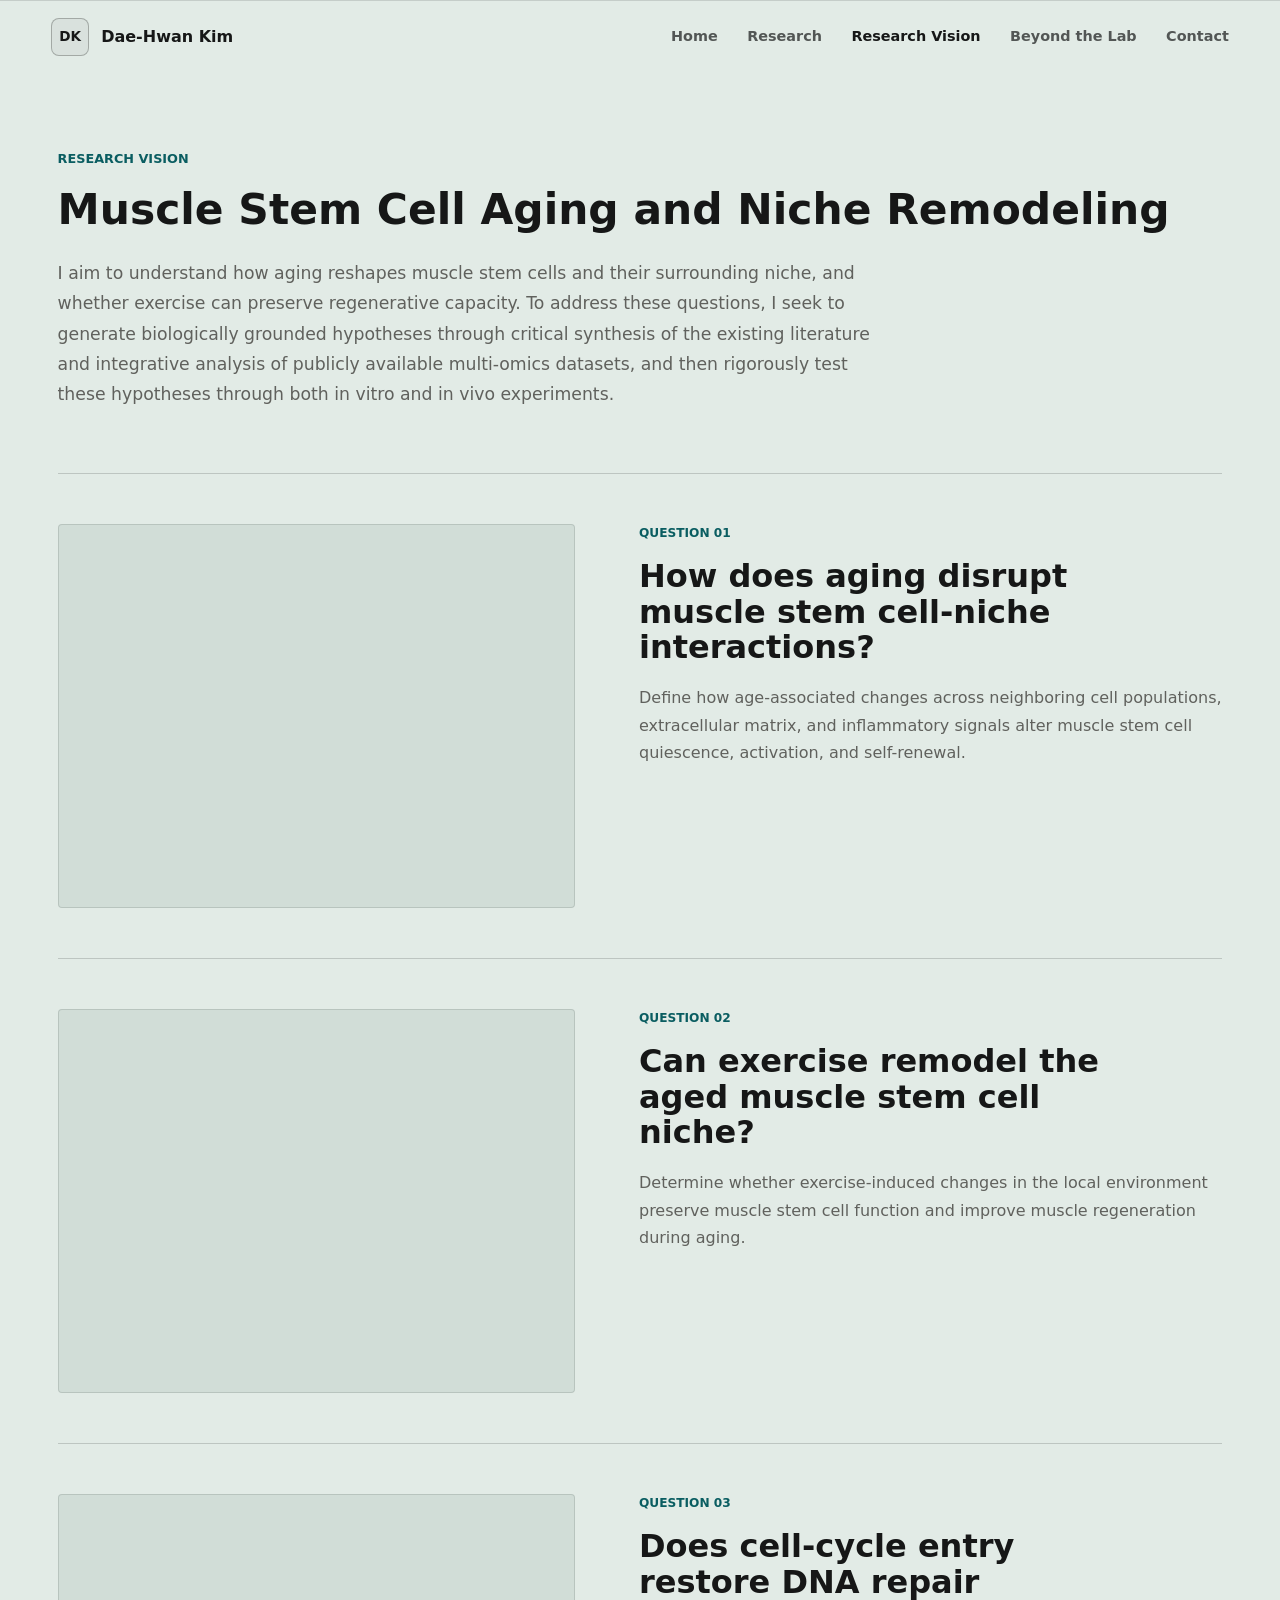
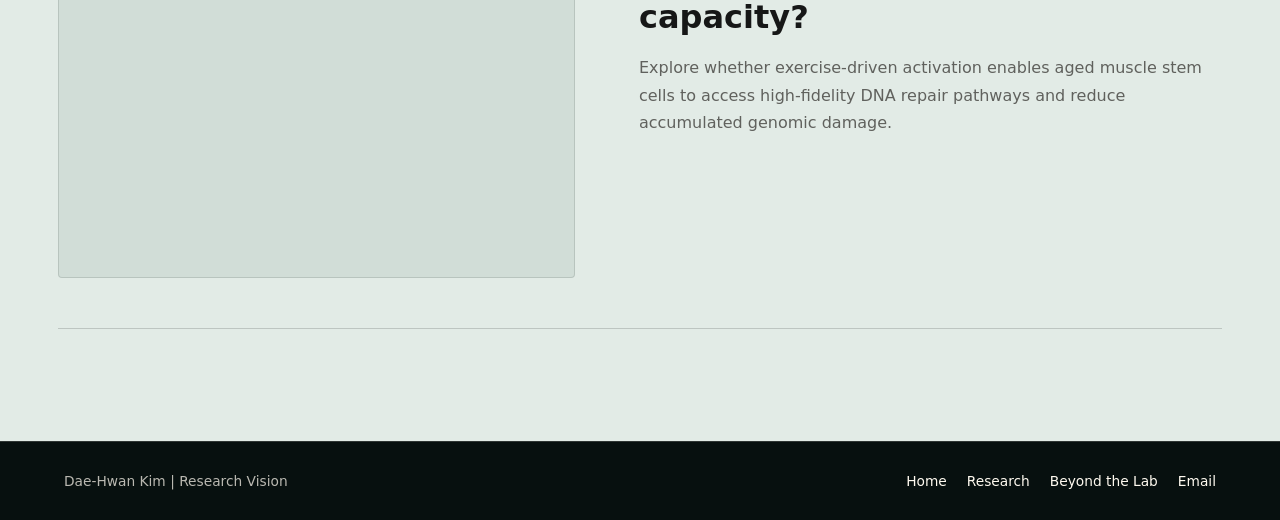
<file: vision/index.html>
<!doctype html>
<html lang="en">
  <head>
    <meta charset="utf-8">
    <meta name="viewport" content="width=device-width, initial-scale=1">
    <title>Research Vision | Dae-Hwan Kim</title>
    <meta
      name="description"
      content="Dae-Hwan Kim's research vision for muscle stem cell aging, niche remodeling, exercise, and regenerative capacity."
    >
    <link rel="stylesheet" href="../styles.css?v=20260812-vision-page1">
  </head>
  <body class="page-vision">
    <header class="site-header" data-header>
      <a class="brand" href="../" aria-label="Dae-Hwan Kim home">
        <span class="brand-mark">DK</span>
        <span>Dae-Hwan Kim</span>
      </a>
      <button
        class="nav-toggle"
        type="button"
        aria-expanded="false"
        aria-controls="primary-navigation"
        data-nav-toggle
      >
        <span class="sr-only">Open navigation</span>
        <span aria-hidden="true">&#9776;</span>
      </button>
      <nav id="primary-navigation" class="nav-links" aria-label="Primary navigation" data-nav>
        <a href="../">Home</a>
        <a href="../research/">Research</a>
        <a href="../vision/" aria-current="page">Research Vision</a>
        <a href="../beyond/">Beyond the Lab</a>
        <a href="../#contact">Contact</a>
      </nav>
    </header>

    <main id="top">
      <section
        class="research-program research-program--vision research-program--standalone"
        aria-labelledby="vision-title"
      >
        <div class="research-portfolio-inner">
          <header class="research-program-heading">
            <p class="research-program-index">Research Vision</p>
            <h1 id="vision-title">Muscle Stem Cell Aging and Niche Remodeling</h1>
            <p>
              I aim to understand how aging reshapes muscle stem cells and their surrounding niche,
              and whether exercise can preserve regenerative capacity. To address these questions,
              I seek to generate biologically grounded hypotheses through critical synthesis of
              the existing literature and integrative analysis of publicly available multi-omics
              datasets, and then rigorously test these hypotheses through both in vitro and in vivo
              experiments.
            </p>
          </header>

          <div class="research-project-list">
            <article class="research-project-item">
              <div class="research-project-visual" aria-hidden="true"></div>
              <div class="research-project-copy">
                <p class="research-project-label">Question 01</p>
                <h2>How does aging disrupt muscle stem cell-niche interactions?</h2>
                <p>
                  Define how age-associated changes across neighboring cell populations,
                  extracellular matrix, and inflammatory signals alter muscle stem cell quiescence,
                  activation, and self-renewal.
                </p>
              </div>
            </article>

            <article class="research-project-item">
              <div class="research-project-visual" aria-hidden="true"></div>
              <div class="research-project-copy">
                <p class="research-project-label">Question 02</p>
                <h2>Can exercise remodel the aged muscle stem cell niche?</h2>
                <p>
                  Determine whether exercise-induced changes in the local environment preserve
                  muscle stem cell function and improve muscle regeneration during aging.
                </p>
              </div>
            </article>

            <article class="research-project-item">
              <div class="research-project-visual" aria-hidden="true"></div>
              <div class="research-project-copy">
                <p class="research-project-label">Question 03</p>
                <h2>Does cell-cycle entry restore DNA repair capacity?</h2>
                <p>
                  Explore whether exercise-driven activation enables aged muscle stem cells to
                  access high-fidelity DNA repair pathways and reduce accumulated genomic damage.
                </p>
              </div>
            </article>
          </div>
        </div>
      </section>
    </main>

    <footer class="site-footer">
      <span>Dae-Hwan Kim | Research Vision</span>
      <nav aria-label="Footer navigation">
        <a href="../">Home</a>
        <a href="../research/">Research</a>
        <a href="../beyond/">Beyond the Lab</a>
        <a href="mailto:ehtoeh2@korea.ac.kr">Email</a>
      </nav>
    </footer>

    <script src="../script.js?v=20260804-multipage"></script>
  </body>
</html>
</file>
<file: styles.css>
:root {
  --ink: #161717;
  --muted: #60615d;
  --paper: #f7f4ee;
  --paper-2: #eee8de;
  --deep: #07100f;
  --deep-2: #0d1715;
  --teal: #0f8b8d;
  --teal-dark: #0a5d61;
  --red: #9f3f37;
  --red-dark: #6e2724;
  --gold: #b38a43;
  --ivory: #fffaf0;
  --line: rgba(22, 23, 23, 0.14);
  --line-dark: rgba(255, 250, 240, 0.16);
  --shadow: 0 24px 80px rgba(10, 12, 12, 0.18);
  color-scheme: light;
}

* {
  box-sizing: border-box;
}

html {
  scroll-behavior: smooth;
}

body {
  margin: 0;
  background: var(--paper);
  color: var(--ink);
  font-family:
    Inter, ui-sans-serif, system-ui, -apple-system, BlinkMacSystemFont, "Segoe UI", sans-serif;
  line-height: 1.6;
}

body.menu-open {
  overflow: hidden;
}

.sr-only {
  position: absolute;
  width: 1px;
  height: 1px;
  padding: 0;
  margin: -1px;
  overflow: hidden;
  clip: rect(0, 0, 0, 0);
  white-space: nowrap;
  border: 0;
}

a {
  color: inherit;
  text-decoration-thickness: 1px;
  text-underline-offset: 0.22em;
}

button,
a {
  -webkit-tap-highlight-color: transparent;
}

.desktop-title-line {
  display: inline;
}

.site-header {
  position: fixed;
  top: 0;
  left: 0;
  right: 0;
  z-index: 40;
  display: flex;
  align-items: center;
  justify-content: space-between;
  gap: 24px;
  padding: 18px clamp(20px, 4vw, 56px);
  color: var(--ink);
  transition:
    background-color 180ms ease,
    border-color 180ms ease,
    padding 180ms ease;
}

.site-header.scrolled {
  padding-block: 12px;
  background: rgba(7, 16, 15, 0.88);
  border-bottom: 1px solid var(--line-dark);
  color: var(--ivory);
  backdrop-filter: blur(16px);
}

.brand {
  display: inline-flex;
  align-items: center;
  gap: 12px;
  color: inherit;
  font-weight: 750;
  letter-spacing: 0;
  text-decoration: none;
}

.brand-mark {
  display: inline-grid;
  width: 38px;
  height: 38px;
  place-items: center;
  border: 1px solid rgba(22, 23, 23, 0.28);
  border-radius: 8px;
  background: rgba(22, 23, 23, 0.04);
  color: var(--ink);
  font-size: 0.85rem;
}

.site-header.scrolled .brand-mark {
  border-color: rgba(255, 250, 240, 0.45);
  background: rgba(255, 250, 240, 0.08);
  color: var(--ivory);
}

.nav-links {
  display: flex;
  align-items: center;
  gap: clamp(16px, 2.3vw, 30px);
  font-size: 0.9rem;
  font-weight: 650;
}

.nav-links a {
  color: rgba(22, 23, 23, 0.7);
  text-decoration: none;
}

.nav-links a:hover,
.nav-links a[aria-current="page"] {
  color: var(--ink);
}

.site-header.scrolled .nav-links a {
  color: rgba(255, 250, 240, 0.78);
}

.site-header.scrolled .nav-links a:hover,
.site-header.scrolled .nav-links a[aria-current="page"] {
  color: var(--ivory);
}

.nav-toggle {
  display: none;
  width: 40px;
  height: 40px;
  place-items: center;
  border: 1px solid currentColor;
  border-radius: 8px;
  background: transparent;
  color: inherit;
  font: inherit;
  font-size: 1.35rem;
  line-height: 1;
  cursor: pointer;
}

.page-publications .site-header:not(.scrolled) {
  color: var(--ivory);
}

.page-publications .site-header:not(.scrolled) .brand-mark {
  border-color: rgba(255, 250, 240, 0.45);
  background: rgba(255, 250, 240, 0.08);
  color: var(--ivory);
}

.page-publications .site-header:not(.scrolled) .nav-links a {
  color: rgba(255, 250, 240, 0.76);
}

.page-publications .site-header:not(.scrolled) .nav-links a:hover,
.page-publications .site-header:not(.scrolled) .nav-links a[aria-current="page"] {
  color: var(--ivory);
}

.hero {
  position: relative;
  min-height: 92vh;
  display: grid;
  align-items: center;
  padding: 118px clamp(20px, 5vw, 72px) 42px;
  overflow: hidden;
  background:
    radial-gradient(circle at 18% 15%, rgba(15, 139, 141, 0.12), transparent 28%),
    linear-gradient(135deg, #fbf8f1 0%, #f1eadf 52%, #d8e4de 100%);
  color: var(--ink);
}

.page-intro {
  padding: clamp(148px, 15vw, 190px) clamp(20px, 5vw, 72px) clamp(70px, 8vw, 110px);
  border-bottom: 1px solid var(--line);
  background: #eef0eb;
}

.page-intro-inner {
  max-width: 1180px;
}

.page-intro h1 {
  max-width: 14ch;
  margin-bottom: 24px;
  font-size: clamp(3.3rem, 6.8vw, 6.7rem);
  line-height: 0.98;
}

.page-intro-lead {
  max-width: 820px;
  margin-bottom: 0;
  color: var(--muted);
  font-size: clamp(1.08rem, 1.6vw, 1.34rem);
  line-height: 1.55;
}

.research-showcase {
  padding: 128px clamp(20px, 5vw, 72px) 78px;
  background: var(--paper);
}

.research-showcase-inner {
  max-width: 1320px;
  margin: 0 auto;
}

.research-page-heading {
  margin-bottom: 46px;
}

.research-page-heading h1 {
  margin: 0;
  font-size: 4.75rem;
  line-height: 1;
}

.research-approach-grid {
  display: grid;
  grid-template-columns: repeat(3, minmax(0, 1fr));
  gap: clamp(24px, 3vw, 46px);
}

.research-approach-item {
  min-width: 0;
}

.research-approach-label {
  margin: 0 0 12px;
  color: var(--teal-dark);
  font-size: 0.78rem;
  font-weight: 850;
  text-transform: uppercase;
}

.research-approach-item:nth-child(2) .research-approach-label {
  color: var(--red-dark);
}

.research-approach-item:nth-child(3) .research-approach-label {
  color: #7a5a21;
}

.research-approach-image {
  aspect-ratio: 4 / 3;
  margin: 0 0 22px;
  overflow: hidden;
  border: 1px solid var(--line);
  border-radius: 4px;
  background: var(--paper-2);
}

.research-approach-image img {
  display: block;
  width: 100%;
  height: 100%;
  object-fit: cover;
}

.research-approach-item h2 {
  max-width: 19ch;
  margin: 0;
  font-size: 1.48rem;
  line-height: 1.28;
}

.research-direction-section {
  padding: 88px clamp(20px, 5vw, 72px);
  border-top: 1px solid var(--line);
  background: #eef0eb;
}

.research-direction-inner {
  display: grid;
  grid-template-columns: minmax(180px, 240px) minmax(0, 1fr);
  gap: clamp(40px, 7vw, 110px);
  max-width: 1180px;
  margin: 0 auto;
}

.research-direction-inner h2 {
  margin: 0;
  font-size: 1.65rem;
  line-height: 1.25;
}

.research-direction-inner p {
  max-width: 900px;
  margin: 0;
  color: var(--muted);
  font-size: 1.14rem;
  line-height: 1.8;
}

.hero::before {
  content: "";
  position: absolute;
  inset: auto -14% -46% 44%;
  height: 68%;
  background:
    linear-gradient(110deg, rgba(179, 138, 67, 0.2), rgba(15, 139, 141, 0.14)),
    rgba(255, 250, 240, 0.32);
  transform: rotate(-7deg);
  transform-origin: center;
  pointer-events: none;
}

.hero-content {
  position: relative;
  z-index: 2;
  display: grid;
  grid-template-columns: minmax(0, 1fr) minmax(310px, 420px);
  align-items: center;
  gap: clamp(36px, 7vw, 88px);
  width: 100%;
}

.hero-copy {
  max-width: 760px;
}

.eyebrow {
  margin: 0 0 14px;
  color: var(--teal);
  font-size: 0.76rem;
  font-weight: 800;
  letter-spacing: 0;
  text-transform: uppercase;
}

.hero .eyebrow {
  color: var(--teal-dark);
}

h1,
h2,
h3,
p {
  margin-top: 0;
}

h1 {
  margin-bottom: 24px;
  max-width: 11ch;
  font-size: clamp(4rem, 7.6vw, 7.4rem);
  line-height: 0.95;
  letter-spacing: 0;
}

h2 {
  margin-bottom: 16px;
  font-size: clamp(2.1rem, 4.2vw, 4.6rem);
  line-height: 1.02;
  letter-spacing: 0;
}

h3 {
  margin-bottom: 14px;
  font-size: clamp(1.1rem, 1.6vw, 1.42rem);
  line-height: 1.22;
  letter-spacing: 0;
}

.hero-lead {
  max-width: 700px;
  margin-bottom: 18px;
  color: var(--ink);
  font-size: clamp(1.18rem, 2vw, 1.7rem);
  line-height: 1.35;
}

.hero-note {
  max-width: 650px;
  color: var(--muted);
  font-size: clamp(1rem, 1.28vw, 1.15rem);
}

.hero-actions,
.contact-actions {
  display: flex;
  flex-wrap: wrap;
  gap: 12px;
  margin-top: 32px;
}

.button {
  display: inline-flex;
  min-height: 46px;
  align-items: center;
  justify-content: center;
  border: 1px solid transparent;
  border-radius: 8px;
  padding: 11px 18px;
  font: inherit;
  font-size: 0.92rem;
  font-weight: 760;
  line-height: 1.1;
  text-decoration: none;
  cursor: pointer;
}

.button.primary {
  background: var(--red);
  color: white;
}

.button.primary:hover {
  background: var(--red-dark);
}

.button.secondary {
  border-color: rgba(22, 23, 23, 0.2);
  background: rgba(255, 250, 240, 0.45);
  color: var(--ink);
}

.button.secondary:hover {
  background: rgba(255, 250, 240, 0.72);
}

.button.ghost {
  border-color: var(--line);
  background: transparent;
  color: var(--ink);
}

.button.ghost:hover {
  border-color: rgba(22, 23, 23, 0.35);
  background: rgba(22, 23, 23, 0.04);
}

.hero-profile-card {
  position: relative;
  overflow: hidden;
  border: 1px solid rgba(22, 23, 23, 0.14);
  border-radius: 8px;
  background: rgba(255, 250, 240, 0.72);
  box-shadow: var(--shadow);
}

.portrait-frame {
  margin: 0;
  aspect-ratio: 4 / 5.15;
  overflow: hidden;
  background: #d9dde9;
}

.portrait-frame img {
  width: 100%;
  height: 100%;
  display: block;
  object-fit: cover;
  object-position: center top;
}

.profile-summary {
  padding: 24px;
}

.profile-status {
  display: block;
  margin-bottom: 12px;
  color: var(--teal-dark);
  font-size: 0.76rem;
  font-weight: 840;
  text-transform: uppercase;
}

.profile-summary strong {
  display: block;
  margin-bottom: 10px;
  font-size: 1.12rem;
  line-height: 1.2;
}

.profile-summary p {
  margin-bottom: 0;
  color: var(--muted);
}

.academic-summary {
  padding-block: 22px 20px;
}

.academic-summary .profile-status {
  margin-bottom: 8px;
}

.profile-academics {
  display: grid;
}

.profile-degree {
  padding: 13px 0;
  border-top: 1px solid var(--line);
}

.profile-degree:first-child {
  border-top: 0;
  padding-top: 0;
}

.profile-degree:last-child {
  padding-bottom: 0;
}

.profile-degree strong {
  margin-bottom: 3px;
  font-size: 0.96rem;
  line-height: 1.28;
}

.profile-school,
.profile-gpa {
  display: block;
  color: var(--muted);
  font-size: 0.79rem;
  line-height: 1.42;
}

.profile-gpa {
  display: flex;
  flex-wrap: wrap;
  gap: 0 12px;
  margin-top: 3px;
  color: var(--ink);
}

.profile-gpa b {
  color: var(--red-dark);
  font-weight: 850;
}

.hero-facts {
  position: relative;
  align-self: end;
  z-index: 2;
  display: grid;
  width: 100%;
  margin-top: 42px;
  grid-template-columns: repeat(3, 1fr);
  border: 1px solid var(--line);
  border-radius: 8px;
  overflow: hidden;
  background: rgba(255, 250, 240, 0.58);
  backdrop-filter: blur(14px);
}

.hero-facts div {
  min-height: 104px;
  padding: 17px;
  border-right: 1px solid var(--line);
}

.hero-facts div:last-child {
  border-right: 0;
}

@media (min-width: 861px) {
  .page-home .hero {
    padding-top: 104px;
    padding-bottom: 26px;
  }

  .page-home .portrait-frame {
    aspect-ratio: 4 / 3.9;
  }

  .page-home .academic-summary {
    padding: 16px 22px;
  }

  .page-home .profile-degree {
    padding-block: 9px;
  }

  .page-home .hero-facts {
    margin-top: 24px;
  }

  .page-home .hero-facts div {
    min-height: 88px;
    padding: 14px 17px;
  }
}

.fact-value,
.fact-label {
  display: block;
}

.fact-value {
  margin-bottom: 7px;
  color: var(--teal-dark);
  font-size: 0.95rem;
  font-weight: 850;
  line-height: 1.2;
  text-transform: uppercase;
}

.fact-label {
  color: var(--muted);
  font-size: 0.88rem;
  line-height: 1.35;
}

.section {
  padding: clamp(72px, 9vw, 124px) clamp(20px, 5vw, 72px);
}

.section-heading {
  max-width: 900px;
  margin-bottom: clamp(34px, 5vw, 60px);
}

.section-heading p:not(.eyebrow) {
  max-width: 760px;
  color: var(--muted);
  font-size: clamp(1rem, 1.35vw, 1.17rem);
}

.home-toolkit-section {
  background: #eef0eb;
}

.story-section,
.toolkit-section {
  background: var(--paper);
}

.story-section {
  padding-top: clamp(40px, 6vw, 80px);
}

.story-grid {
  display: grid;
  grid-template-columns: repeat(2, minmax(0, 1fr));
  column-gap: 18px;
  row-gap: 18px;
}

.story-card,
.focus-card,
.publication-card,
.tool-card,
.timeline article {
  border: 1px solid var(--line);
  border-radius: 8px;
  background: rgba(255, 250, 240, 0.62);
}

.story-card {
  min-height: 420px;
  padding: clamp(24px, 3.2vw, 42px);
}

.story-card.emphasized {
  position: relative;
  border-color: rgba(15, 139, 141, 0.34);
  background: #e8efeb;
  color: var(--ink);
  box-shadow:
    inset 0 4px 0 var(--teal),
    0 22px 58px rgba(10, 93, 97, 0.13);
}

.story-card.emphasized h3 {
  font-size: clamp(1.18rem, 1.75vw, 1.55rem);
}

.story-card.future {
  grid-column: 1 / -1;
  display: grid;
  grid-template-columns: minmax(250px, 0.72fr) minmax(0, 1.28fr);
  align-items: start;
  gap: clamp(32px, 5vw, 72px);
  min-height: auto;
  padding-block: clamp(28px, 3vw, 38px);
  background: #d8e4de;
}

.future-heading .story-index {
  margin-bottom: 18px;
}

.future-heading h3 {
  margin-bottom: 0;
}

.future-copy {
  display: grid;
  gap: 16px;
}

.story-card.future .future-copy p {
  margin: 0;
}

.story-index {
  display: inline-block;
  margin-bottom: 26px;
  color: var(--red);
  font-size: 0.78rem;
  font-weight: 860;
  text-transform: uppercase;
}

.story-card.emphasized .story-index {
  color: var(--teal-dark);
  font-size: 0.84rem;
}

.story-card p {
  color: var(--muted);
}

.story-card.emphasized p {
  color: #505a56;
}

.story-question {
  margin-top: 28px;
  padding-top: 22px;
  border-top: 1px solid currentColor;
  color: var(--red-dark) !important;
  font-weight: 760;
}

.story-card.emphasized .story-question {
  color: var(--teal-dark) !important;
}

.story-reflection {
  margin-top: 28px;
  padding-top: 22px;
  border-top: 1px solid rgba(10, 93, 97, 0.52);
}

.story-card.emphasized .story-reflection p {
  color: var(--teal-dark);
  font-weight: 760;
}

.story-reflection p:last-child {
  margin-bottom: 0;
}

.research-section,
.education-section {
  background: #fcf9f1;
}

.focus-grid {
  display: grid;
  grid-template-columns: repeat(4, 1fr);
  gap: 16px;
}

.focus-card {
  min-height: 292px;
  padding: 26px;
}

.focus-card--foundation {
  border-color: rgba(159, 63, 55, 0.2);
  background: #f3ede3;
}

.focus-card--foundation .focus-label {
  color: var(--red-dark);
}

.focus-card--current {
  border-color: rgba(74, 105, 103, 0.25);
  background: #edf1ef;
  box-shadow: inset 0 3px 0 rgba(74, 105, 103, 0.42);
}

.focus-card--current .focus-label {
  color: #496b69;
}

.focus-card--future {
  border-color: rgba(15, 139, 141, 0.34);
  background: #e3eee8;
  box-shadow: inset 0 4px 0 var(--teal);
}

.focus-card--future .focus-label {
  color: var(--teal-dark);
}

.focus-label {
  display: inline-block;
  margin-bottom: 26px;
  color: var(--teal-dark);
  font-size: 0.76rem;
  font-weight: 860;
  text-transform: uppercase;
}

.focus-card p,
.publication-card p,
.tool-card li,
.timeline p,
.contact-content p {
  color: var(--muted);
}

.future-focus-panel {
  display: grid;
  grid-template-columns: minmax(0, 0.82fr) minmax(320px, 1fr);
  gap: clamp(22px, 4vw, 46px);
  align-items: stretch;
  margin-top: clamp(28px, 5vw, 58px);
  border: 1px solid rgba(22, 23, 23, 0.13);
  border-radius: 8px;
  overflow: hidden;
  background: var(--deep-2);
  color: var(--ivory);
  box-shadow: var(--shadow);
}

.future-focus-copy {
  padding: clamp(28px, 5vw, 54px);
}

.future-focus-copy .eyebrow {
  color: #8be0dc;
}

.future-focus-copy h3 {
  max-width: 13ch;
  margin-bottom: 22px;
  font-size: clamp(2rem, 4vw, 4.1rem);
  line-height: 1.02;
}

.future-focus-copy p {
  color: rgba(255, 250, 240, 0.72);
}

.future-focus-visual {
  min-height: 460px;
  margin: 0;
  overflow: hidden;
}

.future-focus-visual img {
  width: 100%;
  height: 100%;
  display: block;
  object-fit: cover;
  object-position: center;
}

.model-figure {
  margin: clamp(42px, 6vw, 76px) 0 0;
  padding: clamp(22px, 3vw, 34px);
  border: 1px solid rgba(15, 139, 141, 0.25);
  border-radius: 8px;
  background:
    linear-gradient(135deg, rgba(15, 139, 141, 0.08), rgba(159, 63, 55, 0.08)),
    #f4efe5;
}

.model-figure figcaption {
  max-width: 760px;
  margin-bottom: 26px;
  color: var(--muted);
  font-size: 0.96rem;
}

.model-flow {
  display: grid;
  grid-template-columns: minmax(0, 1fr) 42px minmax(0, 1.15fr) 42px minmax(0, 1fr);
  align-items: center;
  gap: 10px;
}

.model-node {
  min-height: 210px;
  padding: 24px;
  border: 1px solid rgba(22, 23, 23, 0.16);
  border-radius: 8px;
  background: rgba(255, 250, 240, 0.72);
}

.model-node.central {
  background: var(--deep-2);
  color: var(--ivory);
}

.model-node span {
  display: block;
  margin-bottom: 12px;
  color: var(--teal-dark);
  font-size: 0.75rem;
  font-weight: 820;
  text-transform: uppercase;
}

.model-node.central span {
  color: #8be0dc;
}

.model-node strong {
  display: block;
  margin-bottom: 12px;
  font-size: 1.18rem;
  line-height: 1.22;
}

.model-node p {
  margin-bottom: 0;
  color: var(--muted);
}

.model-node.central p {
  color: rgba(255, 250, 240, 0.74);
}

.model-arrow {
  position: relative;
  height: 2px;
  background: var(--gold);
}

.model-arrow::after {
  content: "";
  position: absolute;
  top: 50%;
  right: -2px;
  width: 10px;
  height: 10px;
  border-top: 2px solid var(--gold);
  border-right: 2px solid var(--gold);
  transform: translateY(-50%) rotate(45deg);
}

.model-base {
  display: grid;
  grid-template-columns: repeat(4, 1fr);
  gap: 10px;
  margin-top: 14px;
}

.model-base span {
  min-height: 58px;
  display: grid;
  place-items: center;
  border-radius: 8px;
  background: rgba(15, 139, 141, 0.12);
  color: var(--teal-dark);
  font-size: 0.82rem;
  font-weight: 820;
  text-align: center;
}

.review-panel {
  display: grid;
  grid-template-columns: 0.42fr 1fr;
  gap: clamp(20px, 4vw, 52px);
  margin-top: 20px;
  padding: clamp(24px, 4vw, 44px);
  border-left: 5px solid var(--red);
  background: #efe5d4;
}

.review-panel h3 {
  margin-bottom: 0;
}

.review-panel p:last-child {
  margin-bottom: 0;
  color: var(--muted);
}

.publications-section {
  background: var(--deep-2);
  color: var(--ivory);
}

.publications-section > .section-heading,
.publications-section > .publication-group,
.publications-section > .conference-strip {
  width: 100%;
  max-width: 1280px;
  margin-right: auto;
  margin-left: auto;
}

.page-section-first {
  min-height: 100vh;
  padding-top: clamp(150px, 14vw, 190px);
}

.publications-section .section-heading h1 {
  max-width: 16ch;
  margin-bottom: 22px;
  font-size: clamp(3.1rem, 6.5vw, 6.5rem);
  line-height: 0.98;
}

.publications-section .section-heading p:not(.eyebrow) {
  color: rgba(255, 250, 240, 0.68);
}

.publication-group {
  margin-top: 22px;
}

.group-heading {
  display: flex;
  align-items: end;
  justify-content: space-between;
  gap: 18px;
  margin-bottom: 14px;
  border-bottom: 1px solid var(--line-dark);
  padding-bottom: 14px;
}

.group-heading span {
  color: #8be0dc;
  font-size: 0.8rem;
  font-weight: 840;
  text-transform: uppercase;
}

.group-heading strong {
  font-size: clamp(1.2rem, 2vw, 1.8rem);
  line-height: 1.15;
}

.publication-list {
  display: grid;
  grid-template-columns: 1fr;
  gap: 0;
}

.publication-card {
  min-height: 232px;
  padding: 24px;
  background: rgba(255, 250, 240, 0.06);
  border-color: var(--line-dark);
  color: var(--ivory);
}

.publication-list .publication-card {
  min-height: 0;
  border-width: 0 0 1px;
  border-radius: 0;
  padding: 32px 0 36px;
  background: transparent;
}

.publication-list .publication-card h3 {
  max-width: 1040px;
}

.featured-publication {
  min-height: 280px;
  background:
    linear-gradient(135deg, rgba(15, 139, 141, 0.18), rgba(159, 63, 55, 0.2)),
    rgba(255, 250, 240, 0.07);
}

.publication-meta {
  display: flex;
  flex-wrap: wrap;
  gap: 8px;
  margin-bottom: 22px;
}

.publication-meta span {
  display: inline-flex;
  min-height: 28px;
  align-items: center;
  border: 1px solid rgba(255, 250, 240, 0.18);
  border-radius: 999px;
  padding: 4px 10px;
  color: rgba(255, 250, 240, 0.74);
  font-size: 0.72rem;
  font-weight: 780;
}

.publication-card p {
  color: rgba(255, 250, 240, 0.7);
}

.publication-card a {
  color: #8be0dc;
  font-weight: 800;
}

.conference-strip {
  display: grid;
  grid-template-columns: 0.32fr 1fr;
  gap: 28px;
  margin-top: 26px;
  padding: 26px 0 0;
  border-top: 1px solid var(--line-dark);
}

.conference-strip span {
  color: #8be0dc;
  font-size: 0.78rem;
  font-weight: 850;
  text-transform: uppercase;
}

.conference-strip p {
  margin: 0;
  color: rgba(255, 250, 240, 0.72);
}

.toolkit-grid {
  display: grid;
  grid-template-columns: repeat(3, 1fr);
  gap: 16px;
}

.tool-card {
  padding: 28px;
}

.tool-card ul {
  display: grid;
  gap: 12px;
  margin: 0;
  padding-left: 18px;
}

.timeline {
  display: grid;
  grid-template-columns: repeat(3, 1fr);
  gap: 16px;
}

.timeline article {
  padding: 26px;
}

.timeline-logo {
  display: flex;
  align-items: center;
  justify-content: center;
  min-height: 142px;
  margin-bottom: 24px;
  border: 1px solid rgba(22, 23, 23, 0.1);
  border-radius: 8px;
  background:
    linear-gradient(135deg, rgba(255, 255, 255, 0.92), rgba(247, 244, 238, 0.72)),
    #fffaf0;
}

.timeline-logo img {
  display: block;
  max-width: min(220px, 82%);
  max-height: 112px;
  object-fit: contain;
}

.timeline-logo.logo-kist img {
  max-width: 118px;
  max-height: 118px;
}

.timeline-logo.logo-korea img {
  max-width: 92px;
  max-height: 122px;
}

.timeline-logo.logo-kyunghee img {
  max-width: 230px;
  max-height: 118px;
}

.timeline time {
  display: block;
  margin-bottom: 18px;
  color: var(--red);
  font-size: 0.8rem;
  font-weight: 850;
  text-transform: uppercase;
}

.appointment-list {
  border-bottom: 1px solid var(--line);
}

.appointment-item {
  display: grid;
  grid-template-columns: 190px minmax(0, 1fr);
  grid-template-rows: auto 1fr;
  gap: 14px clamp(28px, 4vw, 58px);
  align-items: start;
  padding: 36px 0;
  border-top: 1px solid var(--line);
}

.appointment-logo {
  grid-column: 1;
  grid-row: 2;
  display: flex;
  width: 172px;
  min-height: 148px;
  align-items: center;
  justify-content: center;
  border: 1px solid rgba(22, 23, 23, 0.1);
  border-radius: 8px;
  background: rgba(255, 255, 255, 0.76);
}

.appointment-logo img {
  display: block;
  max-width: 88%;
  max-height: 124px;
  object-fit: contain;
}

.appointment-logo.logo-kist img {
  max-width: 120px;
  max-height: 120px;
}

.appointment-logo.logo-purdue img {
  max-width: 154px;
  max-height: 88px;
}

.appointment-logo.logo-korea img {
  max-width: 96px;
  max-height: 128px;
}

.appointment-logo.logo-kyunghee img {
  max-width: 150px;
  max-height: 116px;
}

.appointment-period {
  grid-column: 1;
  grid-row: 1;
  color: var(--red);
  font-size: 0.82rem;
  font-weight: 850;
  line-height: 1.4;
  text-transform: uppercase;
}

.appointment-details {
  grid-column: 2;
  grid-row: 1 / span 2;
  padding-top: 1px;
}

.appointment-details h3 {
  margin-bottom: 8px;
  font-size: clamp(1.2rem, 1.8vw, 1.55rem);
}

.appointment-details h3 strong {
  font-weight: 880;
}

.appointment-unit {
  margin-bottom: 16px;
  color: var(--teal-dark) !important;
  font-weight: 720;
}

.appointment-notes {
  display: grid;
  gap: 8px;
  margin: 0;
  padding-left: 18px;
  color: var(--muted);
}

.appointment-notes strong {
  color: var(--red-dark);
}

.appointment-awards {
  margin-top: 20px;
  padding-top: 18px;
  border-top: 1px solid var(--line);
}

.appointment-awards > span {
  display: block;
  margin-bottom: 9px;
  color: var(--red-dark);
  font-size: 0.74rem;
  font-weight: 850;
  text-transform: uppercase;
}

.appointment-awards ul {
  display: grid;
  gap: 7px;
  margin: 0;
  padding-left: 18px;
  color: var(--muted);
}

.references-section {
  background: #eef0eb;
}

.reference-list {
  border-bottom: 1px solid var(--line);
}

.reference-item {
  display: grid;
  grid-template-columns: minmax(230px, 0.72fr) minmax(0, 1.28fr);
  gap: clamp(32px, 6vw, 88px);
  align-items: start;
  padding: 34px 0;
  border-top: 1px solid var(--line);
}

.reference-affiliation {
  display: block;
  margin-bottom: 9px;
  color: var(--teal-dark);
  font-size: 0.75rem;
  font-weight: 850;
  text-transform: uppercase;
}

.reference-identity h3 {
  margin-bottom: 5px;
  font-size: clamp(1.28rem, 2vw, 1.68rem);
}

.reference-identity p,
.reference-role {
  margin: 0;
  color: var(--muted);
}

.reference-role {
  max-width: 760px;
  color: var(--ink);
  font-weight: 680;
  line-height: 1.5;
}

.reference-details dl {
  margin: 18px 0 0;
}

.reference-details dl div {
  display: grid;
  grid-template-columns: 104px minmax(0, 1fr);
  gap: 16px;
  padding: 9px 0;
  border-top: 1px solid rgba(22, 23, 23, 0.09);
}

.reference-details dt {
  color: var(--ink);
  font-size: 0.8rem;
  font-weight: 820;
}

.reference-details dd {
  min-width: 0;
  margin: 0;
  color: var(--muted);
}

.reference-details a {
  color: var(--teal-dark);
  overflow-wrap: anywhere;
}

.contact-section {
  padding-block: clamp(48px, 7vw, 84px);
  background: #d8e4de;
}

.contact-content {
  display: flex;
  max-width: 1180px;
  align-items: center;
  justify-content: space-between;
  gap: 32px;
}

.contact-content > .eyebrow,
.contact-content .contact-actions {
  margin: 0;
}

.contact-content .button.secondary {
  border-color: rgba(22, 23, 23, 0.18);
  background: rgba(22, 23, 23, 0.04);
  color: var(--ink);
}

.site-footer {
  display: flex;
  align-items: center;
  justify-content: space-between;
  gap: 24px;
  padding: 28px clamp(20px, 5vw, 72px);
  border-top: 1px solid var(--line-dark);
  background: var(--deep);
  color: rgba(255, 250, 240, 0.72);
  font-size: 0.86rem;
}

.site-footer nav {
  display: flex;
  flex-wrap: wrap;
  gap: 20px;
}

.site-footer a {
  color: var(--ivory);
  text-decoration: none;
}

.site-footer a:hover {
  text-decoration: underline;
}

.site-footer--dark {
  background: var(--deep-2);
}

@media (max-width: 1100px) {
  .research-approach-grid {
    gap: 24px;
  }

  .research-approach-item h2 {
    font-size: 1.34rem;
  }

  .focus-grid,
  .toolkit-grid,
  .timeline {
    grid-template-columns: repeat(2, 1fr);
  }

  .hero-content {
    grid-template-columns: minmax(0, 1fr) minmax(280px, 360px);
  }

  .hero-facts {
    margin-top: 48px;
  }

  .hero {
    align-items: end;
  }
}

@media (max-width: 860px) {
  .research-showcase {
    padding-top: 118px;
    padding-bottom: 70px;
  }

  .research-page-heading {
    margin-bottom: 36px;
  }

  .research-page-heading h1 {
    font-size: 3.8rem;
  }

  .research-approach-grid {
    grid-template-columns: 1fr;
    gap: 52px;
    max-width: 680px;
  }

  .research-approach-item h2 {
    max-width: 30ch;
    font-size: 1.48rem;
  }

  .research-direction-inner {
    grid-template-columns: 1fr;
    gap: 20px;
  }

  .site-header {
    position: fixed;
    align-items: center;
  }

  .nav-toggle {
    display: grid;
  }

  .nav-links {
    display: none;
    position: absolute;
    top: calc(100% + 8px);
    right: 18px;
    left: 18px;
    align-items: stretch;
    flex-direction: column;
    gap: 0;
    padding: 8px;
    border: 1px solid var(--line-dark);
    border-radius: 8px;
    background: rgba(7, 16, 15, 0.97);
    box-shadow: 0 18px 44px rgba(10, 12, 12, 0.24);
  }

  .nav-links.open {
    display: flex;
  }

  .nav-links a,
  .site-header.scrolled .nav-links a,
  .page-publications .site-header:not(.scrolled) .nav-links a {
    padding: 11px 12px;
    border-bottom: 1px solid var(--line-dark);
    color: rgba(255, 250, 240, 0.76);
  }

  .nav-links a:last-child {
    border-bottom: 0;
  }

  .nav-links a:hover,
  .nav-links a[aria-current="page"],
  .site-header.scrolled .nav-links a:hover,
  .site-header.scrolled .nav-links a[aria-current="page"] {
    color: var(--ivory);
  }

  .hero {
    min-height: auto;
    padding-top: 112px;
  }

  .hero-content,
  .hero-facts,
  .future-focus-panel,
  .story-grid,
  .story-card.future,
  .focus-grid,
  .model-flow,
  .model-base,
  .review-panel,
  .publication-list,
  .conference-strip,
  .toolkit-grid,
  .timeline {
    grid-template-columns: 1fr;
  }

  .hero-profile-card {
    order: -1;
    display: grid;
    grid-template-columns: 118px minmax(0, 1fr);
    align-items: stretch;
    box-shadow: 0 18px 44px rgba(10, 12, 12, 0.12);
  }

  .portrait-frame {
    aspect-ratio: auto;
    min-height: 154px;
  }

  .profile-summary {
    padding: 18px;
  }

  .profile-summary strong {
    font-size: 0.98rem;
  }

  .profile-summary p {
    font-size: 0.88rem;
    line-height: 1.42;
  }

  .academic-summary {
    padding: 16px;
  }

  .academic-summary .profile-status {
    margin-bottom: 5px;
  }

  .profile-degree {
    padding-block: 10px;
  }

  .profile-degree strong {
    margin-bottom: 2px;
    font-size: 0.84rem;
    line-height: 1.24;
  }

  .profile-school,
  .profile-gpa {
    font-size: 0.71rem;
    line-height: 1.35;
  }

  .profile-gpa {
    gap: 0 8px;
    margin-top: 2px;
  }

  .appointment-item {
    grid-template-columns: 132px minmax(0, 1fr);
    gap: 12px 24px;
  }

  .appointment-logo {
    grid-column: 1;
    grid-row: 2;
    width: 124px;
    min-height: 112px;
  }

  .appointment-logo.logo-kist img {
    max-width: 86px;
    max-height: 86px;
  }

  .appointment-logo.logo-purdue img {
    max-width: 112px;
    max-height: 64px;
  }

  .appointment-logo.logo-korea img {
    max-width: 68px;
    max-height: 90px;
  }

  .appointment-logo.logo-kyunghee img {
    max-width: 108px;
    max-height: 84px;
  }

  .appointment-period {
    grid-column: 1;
    grid-row: 1;
  }

  .appointment-details {
    grid-column: 2;
    grid-row: 1 / span 2;
  }

  .reference-item {
    grid-template-columns: 1fr;
    gap: 20px;
  }

  .hero-facts div {
    border-right: 0;
    border-bottom: 1px solid var(--line);
  }

  .hero-facts div:last-child {
    border-bottom: 0;
  }

  .story-card {
    min-height: auto;
  }

  .story-grid {
    row-gap: 18px;
  }

  .story-card.future {
    margin-top: 0;
  }

  .future-focus-copy h3 {
    max-width: 16ch;
  }

  .future-focus-visual {
    min-height: 320px;
  }

  .model-arrow {
    width: 2px;
    height: 38px;
    margin: 0 auto;
  }

  .model-arrow::after {
    top: auto;
    right: 50%;
    bottom: -2px;
    transform: translateX(50%) rotate(135deg);
  }

  .group-heading {
    align-items: start;
    flex-direction: column;
  }

  .page-intro {
    padding-top: 126px;
  }

  .page-section-first {
    padding-top: 126px;
  }
}

@media (max-width: 560px) {
  .research-showcase {
    padding: 108px 18px 60px;
  }

  .research-page-heading {
    margin-bottom: 32px;
  }

  .research-page-heading h1 {
    font-size: 3rem;
  }

  .research-approach-grid {
    gap: 44px;
  }

  .research-approach-image {
    margin-bottom: 18px;
  }

  .research-approach-item h2 {
    font-size: 1.34rem;
  }

  .research-direction-section {
    padding: 62px 18px;
  }

  .research-direction-inner p {
    font-size: 1rem;
  }

  .site-header {
    padding: 14px 18px;
  }

  .brand span:last-child {
    display: none;
  }

  .hero {
    padding-inline: 18px;
    padding-bottom: 42px;
  }

  .hero-actions,
  .contact-actions {
    align-items: stretch;
    flex-direction: column;
  }

  .contact-content {
    align-items: stretch;
    flex-direction: column;
    gap: 20px;
  }

  .button {
    width: 100%;
  }

  .section {
    padding-inline: 18px;
  }

  h1 {
    font-size: clamp(3.25rem, 18vw, 5.2rem);
  }

  .page-intro {
    padding-right: 18px;
    padding-bottom: 62px;
    padding-left: 18px;
  }

  .page-intro h1,
  .publications-section .section-heading h1 {
    font-size: clamp(3rem, 15vw, 4.5rem);
  }

  .site-footer {
    align-items: flex-start;
    flex-direction: column;
    padding-inline: 18px;
  }

  .publication-card,
  .focus-card,
  .tool-card,
  .timeline article,
  .story-card {
    padding: 22px;
  }

  .appointment-item {
    grid-template-columns: 96px minmax(0, 1fr);
    gap: 10px 16px;
    padding-block: 26px;
  }

  .appointment-logo {
    width: 90px;
    min-height: 88px;
  }

  .appointment-logo.logo-kist img {
    max-width: 64px;
    max-height: 64px;
  }

  .appointment-logo.logo-purdue img {
    max-width: 80px;
    max-height: 48px;
  }

  .appointment-logo.logo-korea img {
    max-width: 52px;
    max-height: 68px;
  }

  .appointment-logo.logo-kyunghee img {
    max-width: 78px;
    max-height: 60px;
  }

  .appointment-period {
    font-size: 0.72rem;
  }

  .appointment-details h3 {
    font-size: 1.08rem;
  }

  .appointment-unit,
  .appointment-notes,
  .appointment-awards ul {
    font-size: 0.88rem;
  }

  .reference-item {
    padding-block: 28px;
  }

  .reference-details dl div {
    grid-template-columns: 1fr;
    gap: 2px;
    padding-block: 11px;
  }
}

/* Research and history page structure */
.research-overview {
  padding: 148px clamp(20px, 5vw, 72px) 96px;
  background: var(--paper);
}

.research-overview-inner,
.research-questions-inner {
  width: 100%;
  max-width: 1180px;
  margin: 0 auto;
}

.history-intro-inner,
.history-list {
  width: 100%;
  max-width: 1280px;
  margin: 0 auto;
}

.research-overview-header {
  max-width: 930px;
  margin-bottom: 74px;
}

.research-overview-header h1 {
  max-width: 13ch;
  margin-bottom: 26px;
  font-size: 4.8rem;
  line-height: 0.98;
}

.research-overview-header > p:last-child {
  max-width: 740px;
  margin-bottom: 0;
  color: var(--muted);
  font-size: 1.2rem;
  line-height: 1.65;
}

.research-method-list {
  border-top: 1px solid var(--line);
}

.research-method-item {
  display: grid;
  grid-template-columns: minmax(300px, 0.9fr) minmax(0, 1.1fr);
  align-items: center;
  gap: clamp(42px, 7vw, 96px);
  padding: 62px 0;
  border-bottom: 1px solid var(--line);
}

.research-method-visual {
  width: 100%;
  aspect-ratio: 4 / 3;
  border: 1px solid rgba(22, 23, 23, 0.12);
  border-radius: 4px;
  background: #e7e5df;
}

.research-method-content {
  max-width: 620px;
}

.research-method-label {
  display: flex;
  align-items: baseline;
  gap: 18px;
  margin-bottom: 20px;
  color: var(--teal-dark);
}

.research-method-item:nth-child(2) .research-method-label {
  color: var(--red-dark);
}

.research-method-item:nth-child(3) .research-method-label {
  color: #76591f;
}

.research-method-label span {
  font-size: 0.76rem;
  font-weight: 850;
}

.research-method-label p {
  margin: 0;
  font-size: 0.82rem;
  font-weight: 850;
  text-transform: uppercase;
}

.research-method-content h2 {
  max-width: 18ch;
  margin-bottom: 18px;
  font-size: 2.35rem;
  line-height: 1.08;
}

.research-method-summary {
  max-width: 590px;
  margin-bottom: 28px;
  color: var(--muted);
  font-size: 1.04rem;
  line-height: 1.72;
}

.research-method-details {
  margin: 0;
  padding: 0;
  list-style: none;
}

.research-method-details li {
  padding: 10px 0;
  border-top: 1px solid var(--line);
  color: #424440;
  font-size: 0.9rem;
  font-weight: 680;
}

.research-method-details li:last-child {
  border-bottom: 1px solid var(--line);
}

.research-questions {
  padding: 100px clamp(20px, 5vw, 72px) 112px;
  background: #e8ede8;
}

.research-questions-heading {
  max-width: 760px;
  margin-bottom: 54px;
}

.research-questions-heading h2 {
  max-width: 15ch;
  margin-bottom: 0;
  font-size: 3.2rem;
  line-height: 1.06;
}

.research-question-list {
  margin: 0;
  border-top: 1px solid rgba(22, 23, 23, 0.2);
}

.research-question-list > div {
  display: grid;
  grid-template-columns: 190px minmax(0, 1fr);
  gap: 30px;
  padding: 24px 0;
  border-bottom: 1px solid rgba(22, 23, 23, 0.2);
}

.research-question-list dt {
  color: var(--teal-dark);
  font-size: 0.77rem;
  font-weight: 850;
  text-transform: uppercase;
}

.research-question-list dd {
  max-width: 820px;
  margin: 0;
  color: #303330;
  font-size: 1.06rem;
  line-height: 1.58;
}

.history-intro {
  padding: 148px clamp(20px, 5vw, 72px) 84px;
  border-bottom: 1px solid var(--line);
  background: #eef0eb;
}

.history-intro-inner h1 {
  max-width: 14ch;
  margin-bottom: 28px;
  font-size: 4.8rem;
  line-height: 0.98;
}

.history-intro-inner > p:last-child {
  max-width: 820px;
  margin-bottom: 0;
  color: var(--muted);
  font-size: 1.16rem;
  line-height: 1.72;
}

.history-section {
  padding: 20px clamp(20px, 5vw, 72px) 100px;
  background: var(--paper);
}

.history-list {
  padding: 0;
  list-style: none;
}

.history-entry {
  display: grid;
  grid-template-columns: minmax(300px, 0.9fr) minmax(0, 1.1fr);
  gap: clamp(34px, 6vw, 86px);
  padding: 72px 0;
  border-bottom: 1px solid var(--line);
}

.history-entry-marker {
  display: flex;
  align-items: baseline;
  gap: 18px;
  margin-bottom: 18px;
}

.history-entry-marker span {
  display: inline-block;
  margin-bottom: 0;
  color: rgba(22, 23, 23, 0.42);
  font-size: 0.8rem;
  font-weight: 850;
}

.history-entry-marker p {
  margin: 0;
  color: var(--red-dark);
  font-size: 0.8rem;
  font-weight: 850;
  text-transform: uppercase;
}

.history-entry--emphasis .history-entry-marker p,
.history-entry--future .history-entry-marker p {
  color: var(--teal-dark);
}

.history-entry-visual {
  width: 100%;
  aspect-ratio: 4 / 3;
  border: 1px solid rgba(22, 23, 23, 0.12);
  border-radius: 4px;
  background: #e7e5df;
}

.history-entry-content {
  max-width: 830px;
}

.history-affiliation {
  margin-bottom: 14px;
  color: var(--teal-dark);
  font-size: 0.82rem;
  font-weight: 820;
  text-transform: uppercase;
}

.history-entry-content h2 {
  max-width: 22ch;
  margin-bottom: 30px;
  font-size: 2.45rem;
  line-height: 1.1;
}

.history-entry-content > p:not(.history-affiliation):not(.history-reflection) {
  max-width: 760px;
  color: var(--muted);
  line-height: 1.78;
}

.history-reflection {
  max-width: 760px;
  margin: 30px 0 0;
  padding: 20px 0 0 24px;
  border-top: 1px solid var(--line);
  border-left: 3px solid var(--teal);
  color: var(--teal-dark);
  font-weight: 740;
  line-height: 1.72;
}

@media (max-width: 860px) {
  .research-overview,
  .history-intro {
    padding-top: 122px;
  }

  .research-overview-header h1,
  .history-intro-inner h1 {
    font-size: 3.6rem;
  }

  .research-method-item {
    grid-template-columns: 1fr;
    gap: 30px;
    padding: 52px 0;
  }

  .research-method-visual {
    max-width: 680px;
  }

  .research-method-content h2 {
    font-size: 2.1rem;
  }

  .research-questions-heading h2 {
    font-size: 2.75rem;
  }

  .history-entry {
    grid-template-columns: 1fr;
    gap: 38px;
  }

  .history-entry-aside {
    max-width: 680px;
  }

  .history-entry-content h2 {
    font-size: 2.15rem;
  }
}

@media (max-width: 560px) {
  .research-overview {
    padding: 108px 18px 68px;
  }

  .research-overview-header {
    margin-bottom: 48px;
  }

  .research-overview-header h1,
  .history-intro-inner h1 {
    font-size: 2.85rem;
  }

  .research-overview-header > p:last-child,
  .history-intro-inner > p:last-child {
    font-size: 1rem;
  }

  .research-method-item {
    gap: 24px;
    padding: 42px 0;
  }

  .research-method-content h2 {
    font-size: 1.8rem;
  }

  .research-method-summary {
    font-size: 0.98rem;
  }

  .research-questions {
    padding: 72px 18px 80px;
  }

  .research-questions-heading {
    margin-bottom: 38px;
  }

  .research-questions-heading h2 {
    font-size: 2.25rem;
  }

  .research-question-list > div {
    grid-template-columns: 1fr;
    gap: 7px;
    padding: 20px 0;
  }

  .research-question-list dd {
    font-size: 0.98rem;
  }

  .history-intro {
    padding: 108px 18px 62px;
  }

  .history-section {
    padding: 4px 18px 72px;
  }

  .history-entry {
    grid-template-columns: 1fr;
    gap: 26px;
    padding: 52px 0;
  }

  .history-entry-marker {
    gap: 14px;
  }

  .history-entry-marker span {
    margin-bottom: 0;
  }

  .history-entry-content h2 {
    font-size: 1.85rem;
  }

  .history-reflection {
    padding-left: 18px;
  }
}

/* Research portfolio: vision, current work, and foundation */
.research-portfolio-intro {
  padding: 148px clamp(20px, 5vw, 72px) 96px;
  background: var(--paper);
}

.research-portfolio-inner {
  width: 100%;
  max-width: 1280px;
  margin: 0 auto;
}

.research-portfolio-intro h1 {
  max-width: 15ch;
  margin-bottom: 28px;
  font-size: 4.8rem;
  line-height: 0.98;
}

.research-portfolio-intro .research-portfolio-inner > p:last-child {
  max-width: 800px;
  margin-bottom: 0;
  color: var(--muted);
  font-size: 1.18rem;
  line-height: 1.68;
}

.research-program {
  padding: 104px clamp(20px, 5vw, 72px) 112px;
  border-top: 1px solid var(--line);
}

.page-research main > .research-program:first-child {
  padding-top: 148px;
  border-top: 0;
}

.research-program--vision {
  background: #e2ebe6;
}

.research-program--standalone {
  min-height: calc(100vh - 88px);
  padding-top: 148px;
}

.research-program--kist {
  background: #faf7f0;
}

.research-program--kyunghee {
  background: #e9ece9;
}

.research-program-heading {
  max-width: 930px;
  margin-bottom: 64px;
}

.research-program-index {
  margin-bottom: 18px;
  color: var(--teal-dark);
  font-size: 0.8rem;
  font-weight: 850;
  text-transform: uppercase;
}

.research-program--kist .research-program-index,
.research-program--kist .research-project-label {
  color: var(--red-dark);
}

.research-program--kyunghee .research-program-index,
.research-program--kyunghee .research-project-label {
  color: #76591f;
}

.research-program-heading h1,
.research-program-heading h2 {
  max-width: 19ch;
  margin-bottom: 24px;
  font-size: 3.2rem;
  line-height: 1.05;
}

.research-program-heading > p:last-child {
  max-width: 820px;
  margin-bottom: 0;
  color: var(--muted);
  font-size: 1.08rem;
  line-height: 1.75;
}

.research-project-list {
  border-top: 1px solid rgba(22, 23, 23, 0.18);
}

.research-project-item {
  display: grid;
  grid-template-columns: minmax(340px, 0.94fr) minmax(0, 1.06fr);
  align-items: stretch;
  column-gap: clamp(38px, 5vw, 68px);
  row-gap: 24px;
  padding: 50px 0;
  border-bottom: 1px solid rgba(22, 23, 23, 0.18);
}

.research-project-visual {
  width: 100%;
  aspect-ratio: 8 / 5;
  border: 1px solid rgba(22, 23, 23, 0.13);
  border-radius: 4px;
  background: #d1ddd7;
}

.research-program--kist .research-project-visual {
  background: #e5e2dc;
}

.research-program--kyunghee .research-project-visual {
  background: #dce1de;
}

.research-project-copy {
  max-width: none;
}

.research-project-label {
  margin-bottom: 15px;
  color: var(--teal-dark);
  font-size: 0.76rem;
  font-weight: 850;
  text-transform: uppercase;
}

.research-project-copy h2,
.research-project-copy h3 {
  max-width: 23ch;
  margin-bottom: 18px;
  font-size: 2rem;
  line-height: 1.12;
}

.research-project-summary,
.research-project-copy > p:last-child {
  max-width: 620px;
  margin-bottom: 0;
  color: var(--muted);
  font-size: 1rem;
  line-height: 1.72;
}

.research-project-narrative {
  min-height: 112px;
  margin-top: 26px;
  color: var(--muted);
  font-size: 0.96rem;
  line-height: 1.68;
}

.research-project-narrative p {
  margin: 0 0 1em;
}

.research-project-copy h3 + .research-project-narrative {
  margin-top: 0;
}

.research-program--kyunghee .research-project-narrative {
  margin-top: 0;
  font-size: 1rem;
  line-height: 1.72;
}

.research-project-methods {
  margin-top: 22px;
  padding-top: 16px;
  border-top: 1px solid rgba(22, 23, 23, 0.14);
}

.research-project-methods p {
  margin: 0;
  color: var(--muted);
  font-size: 0.84rem;
  line-height: 1.65;
}

.research-project-methods .research-project-methods-label {
  margin-bottom: 5px;
  color: var(--ink);
  font-size: 0.68rem;
  font-weight: 820;
  text-transform: uppercase;
}

.research-publication-record,
.research-project-status {
  margin-top: 0;
  padding: 18px 20px;
  border-left: 3px solid var(--teal-dark);
  background: rgba(255, 255, 255, 0.5);
}

.research-project-item > .research-publication-record,
.research-project-item > .research-project-status {
  grid-column: 1 / -1;
}

.research-program--kist .research-publication-record,
.research-program--kist .research-project-status {
  border-left-color: var(--red-dark);
}

.research-program--kyunghee .research-publication-record,
.research-program--kyunghee .research-project-status {
  border-left-color: #76591f;
}

.research-publication-kicker,
.research-project-status span {
  display: block;
  margin-bottom: 7px;
  color: var(--muted);
  font-size: 0.7rem;
  font-weight: 820;
  text-transform: uppercase;
}

.research-publication-title {
  margin-bottom: 10px;
  color: var(--ink);
  font-size: 0.92rem;
  font-weight: 720;
  line-height: 1.48;
}

.research-publication-meta {
  display: flex;
  flex-wrap: wrap;
  gap: 7px 16px;
  margin-bottom: 10px;
  color: var(--muted);
  font-size: 0.8rem;
}

.research-publication-record a {
  color: var(--ink);
  font-size: 0.8rem;
  font-weight: 760;
  overflow-wrap: anywhere;
}

.research-presentation-note {
  margin: 12px 0 0;
  color: var(--muted);
  font-size: 0.78rem;
  line-height: 1.5;
}

.research-project-status {
  display: flex;
  align-items: baseline;
  justify-content: space-between;
  gap: 20px;
}

.research-project-status span {
  margin-bottom: 0;
}

.research-project-status strong {
  font-size: 0.88rem;
}

.research-publications-link {
  display: inline-flex;
  align-items: center;
  gap: 10px;
  margin-top: 38px;
  color: var(--teal-dark);
  font-size: 0.92rem;
  font-weight: 780;
  text-decoration: none;
}

.research-publications-link:hover {
  text-decoration: underline;
}

@media (max-width: 860px) {
  .research-portfolio-intro {
    padding-top: 122px;
  }

  .research-portfolio-intro h1 {
    font-size: 3.6rem;
  }

  .research-program-heading h1,
  .research-program-heading h2 {
    font-size: 2.75rem;
  }

  .research-project-item {
    grid-template-columns: 1fr;
    gap: 30px;
  }

  .research-project-item > .research-publication-record,
  .research-project-item > .research-project-status {
    grid-column: 1;
  }

  .research-project-visual {
    max-width: 680px;
  }
}

@media (max-width: 560px) {
  .research-portfolio-intro {
    padding: 108px 18px 68px;
  }

  .research-portfolio-intro h1 {
    font-size: 2.85rem;
  }

  .research-portfolio-intro .research-portfolio-inner > p:last-child {
    font-size: 1rem;
  }

  .research-program {
    padding: 72px 18px 80px;
  }

  .page-research main > .research-program:first-child {
    padding-top: 108px;
  }

  .research-program--standalone {
    padding-top: 108px;
  }

  .research-program-heading {
    margin-bottom: 46px;
  }

  .research-program-heading h1,
  .research-program-heading h2 {
    font-size: 2.25rem;
  }

  .research-program-heading > p:last-child {
    font-size: 0.98rem;
  }

  .research-project-item {
    gap: 24px;
    padding: 40px 0;
  }

  .research-project-copy h2,
  .research-project-copy h3 {
    font-size: 1.72rem;
  }

  .research-project-copy > p:last-child {
    font-size: 0.96rem;
  }

  .research-project-narrative {
    min-height: 84px;
  }

  .research-publication-record,
  .research-project-status {
    padding: 16px;
  }
}

@media (min-width: 861px) {
  h1 {
    line-height: 1.02;
  }

  h2 {
    line-height: 1.08;
  }

  .hero-copy {
    max-width: 850px;
  }

  .hero h1 {
    max-width: none;
    font-size: 4.8rem;
    line-height: 1.04;
  }

  .section-heading {
    max-width: 1040px;
  }

  .page-intro h1 {
    max-width: 20ch;
    line-height: 1.04;
  }

  .research-portfolio-intro h1 {
    max-width: 20ch;
    font-size: 4.25rem;
    line-height: 1.04;
  }

  .research-portfolio-intro,
  .research-program,
  .history-intro,
  .history-section,
  .publications-section {
    padding-right: clamp(32px, 4.5vw, 72px);
    padding-left: clamp(32px, 4.5vw, 72px);
  }

  .research-program-heading {
    max-width: 1040px;
  }

  .research-program-heading h1,
  .research-program-heading h2 {
    max-width: 24ch;
    line-height: 1.1;
  }

  .history-intro-inner h1 {
    max-width: 20ch;
    line-height: 1.04;
  }

  .history-entry-content h2 {
    max-width: 28ch;
    line-height: 1.14;
  }

  .publications-section .section-heading {
    max-width: 1280px;
  }

  .publications-section .section-heading h1 {
    max-width: 20ch;
    font-size: 5.4rem;
    line-height: 1.04;
  }
}

@media (min-width: 1100px) {
  .desktop-title-line {
    display: block;
  }

  .research-project-copy h3.research-project-title--single-line,
  .research-project-copy h3.research-project-title--fixed-lines {
    max-width: none;
  }

  .research-project-copy h3.research-project-title--single-line {
    white-space: nowrap;
  }

  #methods-heading {
    max-width: 1040px;
    font-size: 3rem;
    line-height: 1.1;
  }

  #research-page-title {
    max-width: none;
  }

  #vision-title {
    max-width: none;
    font-size: 2.65rem;
    line-height: 1.1;
    white-space: nowrap;
  }

  #kist-title {
    max-width: none;
    font-size: 3rem;
    line-height: 1.1;
  }
}

/* Personal page */
.beyond-intro {
  padding: 148px clamp(20px, 4.5vw, 72px) 104px;
  border-bottom: 1px solid var(--line);
  background: #eef0eb;
}

.beyond-inner {
  width: 100%;
  max-width: 1280px;
  margin: 0 auto;
}

.beyond-page-heading {
  max-width: 980px;
  margin-bottom: 68px;
}

.beyond-page-heading h1 {
  max-width: 14ch;
  margin-bottom: 26px;
  font-size: 4.8rem;
  line-height: 1.04;
}

.beyond-page-heading > p:last-child {
  max-width: 760px;
  margin-bottom: 0;
  color: var(--muted);
  font-size: 1.16rem;
  line-height: 1.7;
}

.beyond-origin {
  display: grid;
  grid-template-columns: minmax(360px, 0.96fr) minmax(0, 1.04fr);
  align-items: center;
  gap: clamp(42px, 7vw, 96px);
  padding-top: 54px;
  border-top: 1px solid var(--line);
}

.image-carousel {
  position: relative;
  min-width: 0;
  margin: 0;
  outline: none;
}

.carousel-viewport {
  position: relative;
  overflow: hidden;
  aspect-ratio: 4 / 3;
  border: 1px solid rgba(22, 23, 23, 0.14);
  border-radius: 4px;
  background: #dce1de;
}

.image-carousel:focus-visible .carousel-viewport {
  outline: 3px solid rgba(15, 139, 141, 0.38);
  outline-offset: 4px;
}

.carousel-slide {
  position: absolute;
  inset: 0;
  opacity: 0;
  pointer-events: none;
  transition: opacity 220ms ease;
  visibility: hidden;
}

.carousel-slide.is-active {
  opacity: 1;
  pointer-events: auto;
  visibility: visible;
}

.carousel-slide img {
  display: block;
  width: 100%;
  height: 100%;
  object-fit: cover;
}

.carousel-slide--contain img {
  object-fit: contain;
}

.carousel-slide--portrait-zoom img {
  object-fit: contain;
  transform: scale(1.16);
  transform-origin: center bottom;
}

.carousel-slide--focus-bottom img {
  object-position: center bottom;
}

.carousel-control {
  position: absolute;
  top: 50%;
  z-index: 3;
  display: grid;
  width: 44px;
  height: 44px;
  place-items: center;
  border: 1px solid rgba(255, 250, 240, 0.38);
  border-radius: 50%;
  background: rgba(7, 16, 15, 0.82);
  color: var(--ivory);
  font: inherit;
  font-size: 1.1rem;
  line-height: 1;
  transform: translateY(-50%);
  cursor: pointer;
  transition:
    background-color 160ms ease,
    opacity 160ms ease;
}

.carousel-control:hover:not(:disabled) {
  background: rgba(7, 16, 15, 0.96);
}

.carousel-control:focus-visible {
  outline: 3px solid rgba(255, 250, 240, 0.82);
  outline-offset: 2px;
}

.carousel-control:disabled {
  opacity: 0;
  visibility: hidden;
  cursor: default;
}

.carousel-control--previous {
  left: 14px;
}

.carousel-control--next {
  right: 14px;
}

.carousel-status {
  position: absolute;
  right: 14px;
  bottom: 14px;
  z-index: 3;
  display: inline-flex;
  gap: 5px;
  border: 1px solid rgba(255, 250, 240, 0.24);
  border-radius: 999px;
  padding: 5px 10px;
  background: rgba(7, 16, 15, 0.78);
  color: var(--ivory);
  font-size: 0.72rem;
  font-weight: 760;
  line-height: 1.2;
}

.image-carousel.is-single .carousel-control,
.image-carousel.is-single .carousel-status {
  display: none;
}

.carousel-caption {
  display: grid;
  gap: 4px;
  margin-top: 14px;
}

.carousel-caption span,
.beyond-label {
  color: var(--teal-dark);
  font-size: 0.76rem;
  font-weight: 850;
  text-transform: uppercase;
}

.carousel-caption strong {
  font-size: 1rem;
  line-height: 1.3;
}

.beyond-origin-carousel {
  width: 100%;
  max-width: 620px;
}

.beyond-origin-copy {
  align-self: center;
  max-width: 470px;
}

.beyond-label {
  margin-bottom: 14px;
}

.beyond-origin-copy h2 {
  max-width: none;
  margin-bottom: 22px;
  font-size: 2.45rem;
  line-height: 1.08;
}

.beyond-origin-copy > p:last-child {
  margin-bottom: 0;
  color: var(--muted);
  font-size: 1.04rem;
  line-height: 1.76;
}

.beyond-pursuits {
  padding: 104px clamp(20px, 4.5vw, 72px) 116px;
  background: var(--paper);
}

.beyond-section-heading {
  max-width: 900px;
  margin-bottom: 56px;
}

.beyond-section-heading.beyond-section-heading--compact {
  margin-bottom: 32px;
}

.beyond-section-heading--compact .eyebrow {
  margin-bottom: 0;
}

.beyond-section-heading h2 {
  max-width: 17ch;
  margin-bottom: 0;
  font-size: 3.2rem;
  line-height: 1.08;
}

.beyond-list {
  border-top: 1px solid var(--line);
}

.beyond-item {
  display: grid;
  grid-template-columns: minmax(320px, 0.82fr) minmax(0, 1.18fr);
  align-items: center;
  gap: clamp(38px, 6vw, 82px);
  padding: 60px 0;
  border-bottom: 1px solid var(--line);
}

.beyond-item-visual {
  width: 100%;
  max-width: 480px;
}

.beyond-item--training .beyond-label {
  color: var(--red-dark);
}

.beyond-item--travel .beyond-label {
  color: #76591f;
}

.beyond-item-content {
  max-width: 650px;
}

.beyond-item-content h3 {
  max-width: 24ch;
  margin-bottom: 20px;
  font-size: 2rem;
  line-height: 1.14;
}

.beyond-item-content h3.beyond-item-title--single-line {
  max-width: none;
  font-size: 1.9rem;
  white-space: nowrap;
}

.beyond-item-content > p:last-child,
.beyond-prose {
  max-width: 620px;
  margin-bottom: 0;
  color: var(--muted);
  font-size: 1.04rem;
  line-height: 1.76;
}

.beyond-prose p {
  margin-bottom: 14px;
}

.beyond-prose p:last-child {
  margin-bottom: 0;
}

@media (max-width: 860px) {
  .beyond-intro {
    padding-top: 122px;
  }

  .beyond-page-heading h1 {
    font-size: 3.6rem;
  }

  .beyond-origin {
    grid-template-columns: 1fr;
    gap: 38px;
  }

  .beyond-origin-copy {
    max-width: 720px;
  }

  .beyond-origin-copy h2 {
    max-width: 20ch;
  }

  .beyond-item {
    grid-template-columns: 1fr;
    gap: 32px;
  }

  .beyond-item-visual,
  .beyond-item--training .beyond-item-visual {
    max-width: 560px;
  }
}

@media (max-width: 560px) {
  .beyond-intro {
    padding: 108px 18px 72px;
  }

  .beyond-page-heading {
    margin-bottom: 46px;
  }

  .beyond-page-heading h1 {
    font-size: 2.85rem;
  }

  .beyond-page-heading > p:last-child {
    font-size: 1rem;
  }

  .beyond-origin {
    gap: 30px;
    padding-top: 38px;
  }

  .carousel-caption strong {
    font-size: 0.88rem;
  }

  .carousel-control {
    width: 40px;
    height: 40px;
  }

  .carousel-control--previous {
    left: 10px;
  }

  .carousel-control--next {
    right: 10px;
  }

  .carousel-status {
    right: 10px;
    bottom: 10px;
  }

  .beyond-origin-copy h2 {
    font-size: 1.72rem;
  }

  .beyond-origin-copy > p:last-child {
    font-size: 0.98rem;
  }

  .beyond-pursuits {
    padding: 72px 18px 80px;
  }

  .beyond-section-heading {
    margin-bottom: 42px;
  }

  .beyond-section-heading h2 {
    font-size: 2.25rem;
  }

  .beyond-item {
    gap: 24px;
    padding: 44px 0;
  }

  .beyond-item-content h3 {
    font-size: 1.72rem;
  }

  .beyond-item-content h3.beyond-item-title--single-line {
    font-size: 1.72rem;
    white-space: normal;
  }

  .beyond-item-content > p:last-child,
  .beyond-prose {
    font-size: 0.96rem;
  }
}

@media (prefers-reduced-motion: reduce) {
  .carousel-slide {
    transition: none;
  }
}

/* Research image gallery */
.research-project-gallery,
.research-program--kist .research-project-gallery {
  aspect-ratio: auto;
  overflow: visible;
  border: 0;
  background: transparent;
}

.research-project-gallery .carousel-viewport {
  aspect-ratio: 8 / 5;
  border-color: rgba(22, 23, 23, 0.22);
  background: #020303;
}

.research-project-gallery .carousel-slide img {
  object-fit: contain;
  background: #020303;
}

.research-project-gallery--figure .carousel-viewport {
  aspect-ratio: 4 / 3;
  background: #ffffff;
}

.research-project-gallery--square .carousel-viewport {
  aspect-ratio: 4 / 3;
}

.research-project-gallery--figure .carousel-slide img {
  background: #ffffff;
}

.research-project-gallery--figure .carousel-slide--left-inset {
  padding-left: 12px;
}

.research-project-gallery--figure .carousel-slide--study-inset-all {
  padding: 18px 20px;
}

.research-project-gallery--figure .carousel-slide--study-inset-horizontal {
  padding-inline: 22px;
}

.research-project-gallery .carousel-slide img[role="button"] {
  cursor: zoom-in;
}

.research-project-gallery .carousel-slide img[role="button"]:focus-visible {
  outline: 3px solid rgba(255, 250, 240, 0.9);
  outline-offset: -5px;
}

@media (min-width: 861px) {
  .research-project-copy {
    min-height: clamp(350px, 30vw, 430px);
  }

  .research-project-gallery {
    display: flex;
    height: 100%;
    min-height: clamp(350px, 30vw, 430px);
    flex-direction: column;
  }

  .research-project-gallery .carousel-viewport,
  .research-project-gallery--figure .carousel-viewport,
  .research-project-gallery--square .carousel-viewport {
    flex: 1 1 auto;
    min-height: 0;
    aspect-ratio: auto;
  }
}

body.lightbox-open {
  overflow: hidden;
}

.image-lightbox {
  position: fixed;
  inset: 0;
  width: min(1600px, calc(100vw - 40px));
  max-width: none;
  height: min(1000px, calc(100vh - 40px));
  height: min(1000px, calc(100dvh - 40px));
  max-height: none;
  margin: auto;
  overflow: hidden;
  border: 1px solid rgba(255, 255, 255, 0.18);
  border-radius: 6px;
  padding: 58px 20px 20px;
  background: #090b0b;
  box-shadow: 0 28px 90px rgba(0, 0, 0, 0.54);
}

.image-lightbox[open] {
  display: block;
}

.image-lightbox::backdrop {
  background: rgba(3, 5, 5, 0.88);
  backdrop-filter: blur(3px);
}

.image-lightbox-image {
  display: block;
  width: 100%;
  height: 100%;
  object-fit: contain;
  cursor: zoom-out;
}

.image-lightbox.has-light-image-background .image-lightbox-image {
  background: #ffffff;
}

.image-lightbox-control {
  position: absolute;
  top: 50%;
  z-index: 2;
  display: grid;
  width: 48px;
  height: 48px;
  place-items: center;
  border: 1px solid rgba(255, 255, 255, 0.3);
  border-radius: 50%;
  background: rgba(9, 11, 11, 0.82);
  color: #ffffff;
  font: inherit;
  font-size: 1.15rem;
  line-height: 1;
  transform: translateY(-50%);
  cursor: pointer;
}

.image-lightbox-control--previous {
  left: 14px;
}

.image-lightbox-control--next {
  right: 14px;
}

.image-lightbox-control:hover:not(:disabled),
.image-lightbox-control:focus-visible {
  background: rgba(255, 255, 255, 0.18);
}

.image-lightbox-control:disabled {
  opacity: 0.24;
  cursor: default;
}

.image-lightbox-status {
  position: absolute;
  right: 14px;
  bottom: 12px;
  z-index: 2;
  border: 1px solid rgba(255, 255, 255, 0.2);
  border-radius: 999px;
  padding: 5px 9px;
  background: rgba(9, 11, 11, 0.82);
  color: #ffffff;
  font-size: 0.74rem;
  font-weight: 760;
  line-height: 1;
}

.image-lightbox.is-single .image-lightbox-control,
.image-lightbox.is-single .image-lightbox-status {
  display: none;
}

.image-lightbox-close {
  position: absolute;
  top: 10px;
  right: 10px;
  display: grid;
  width: 40px;
  height: 40px;
  place-items: center;
  border: 1px solid rgba(255, 255, 255, 0.25);
  border-radius: 50%;
  background: rgba(255, 255, 255, 0.08);
  color: #ffffff;
  font: inherit;
  font-size: 1.55rem;
  line-height: 1;
  cursor: pointer;
}

.image-lightbox-close:hover,
.image-lightbox-close:focus-visible {
  background: rgba(255, 255, 255, 0.18);
}

.research-carousel-label {
  position: absolute;
  top: 14px;
  left: 14px;
  z-index: 3;
  max-width: calc(100% - 118px);
  border: 1px solid rgba(255, 250, 240, 0.24);
  border-radius: 4px;
  padding: 6px 10px;
  background: rgba(7, 16, 15, 0.78);
  color: var(--ivory);
  font-size: 0.72rem;
  font-weight: 760;
  line-height: 1.2;
}

.research-marker-legends {
  min-height: 26px;
  margin-top: 12px;
  padding: 0 2px;
}

.research-marker-legend {
  display: flex;
  flex-wrap: wrap;
  gap: 6px 14px;
  align-items: center;
}

.research-marker-legend[hidden] {
  display: none;
}

.research-marker {
  font-size: 0.82rem;
  font-weight: 850;
  line-height: 1.25;
}

.research-marker--blue {
  color: #1473e6;
}

.research-marker--red {
  color: #df3b32;
}

.research-marker--green {
  color: #48a942;
}

.research-marker--orange {
  color: #df851a;
}

@media (max-width: 560px) {
  .research-project-gallery--figure .carousel-slide--study-inset-all {
    padding: 12px 14px;
  }

  .research-project-gallery--figure .carousel-slide--study-inset-horizontal {
    padding-inline: 14px;
  }

  .image-lightbox {
    width: calc(100vw - 12px);
    height: calc(100vh - 12px);
    height: calc(100dvh - 12px);
    padding: 52px 10px 10px;
  }

  .image-lightbox-control {
    width: 42px;
    height: 42px;
  }

  .image-lightbox-control--previous {
    left: 8px;
  }

  .image-lightbox-control--next {
    right: 8px;
  }

  .image-lightbox-status {
    right: 8px;
    bottom: 8px;
  }

  .research-carousel-label {
    top: 10px;
    left: 10px;
  }

  .research-marker-legends {
    margin-top: 10px;
  }

  .research-marker-legend {
    gap: 5px 10px;
  }

  .research-marker {
    font-size: 0.74rem;
  }
}
</file>
